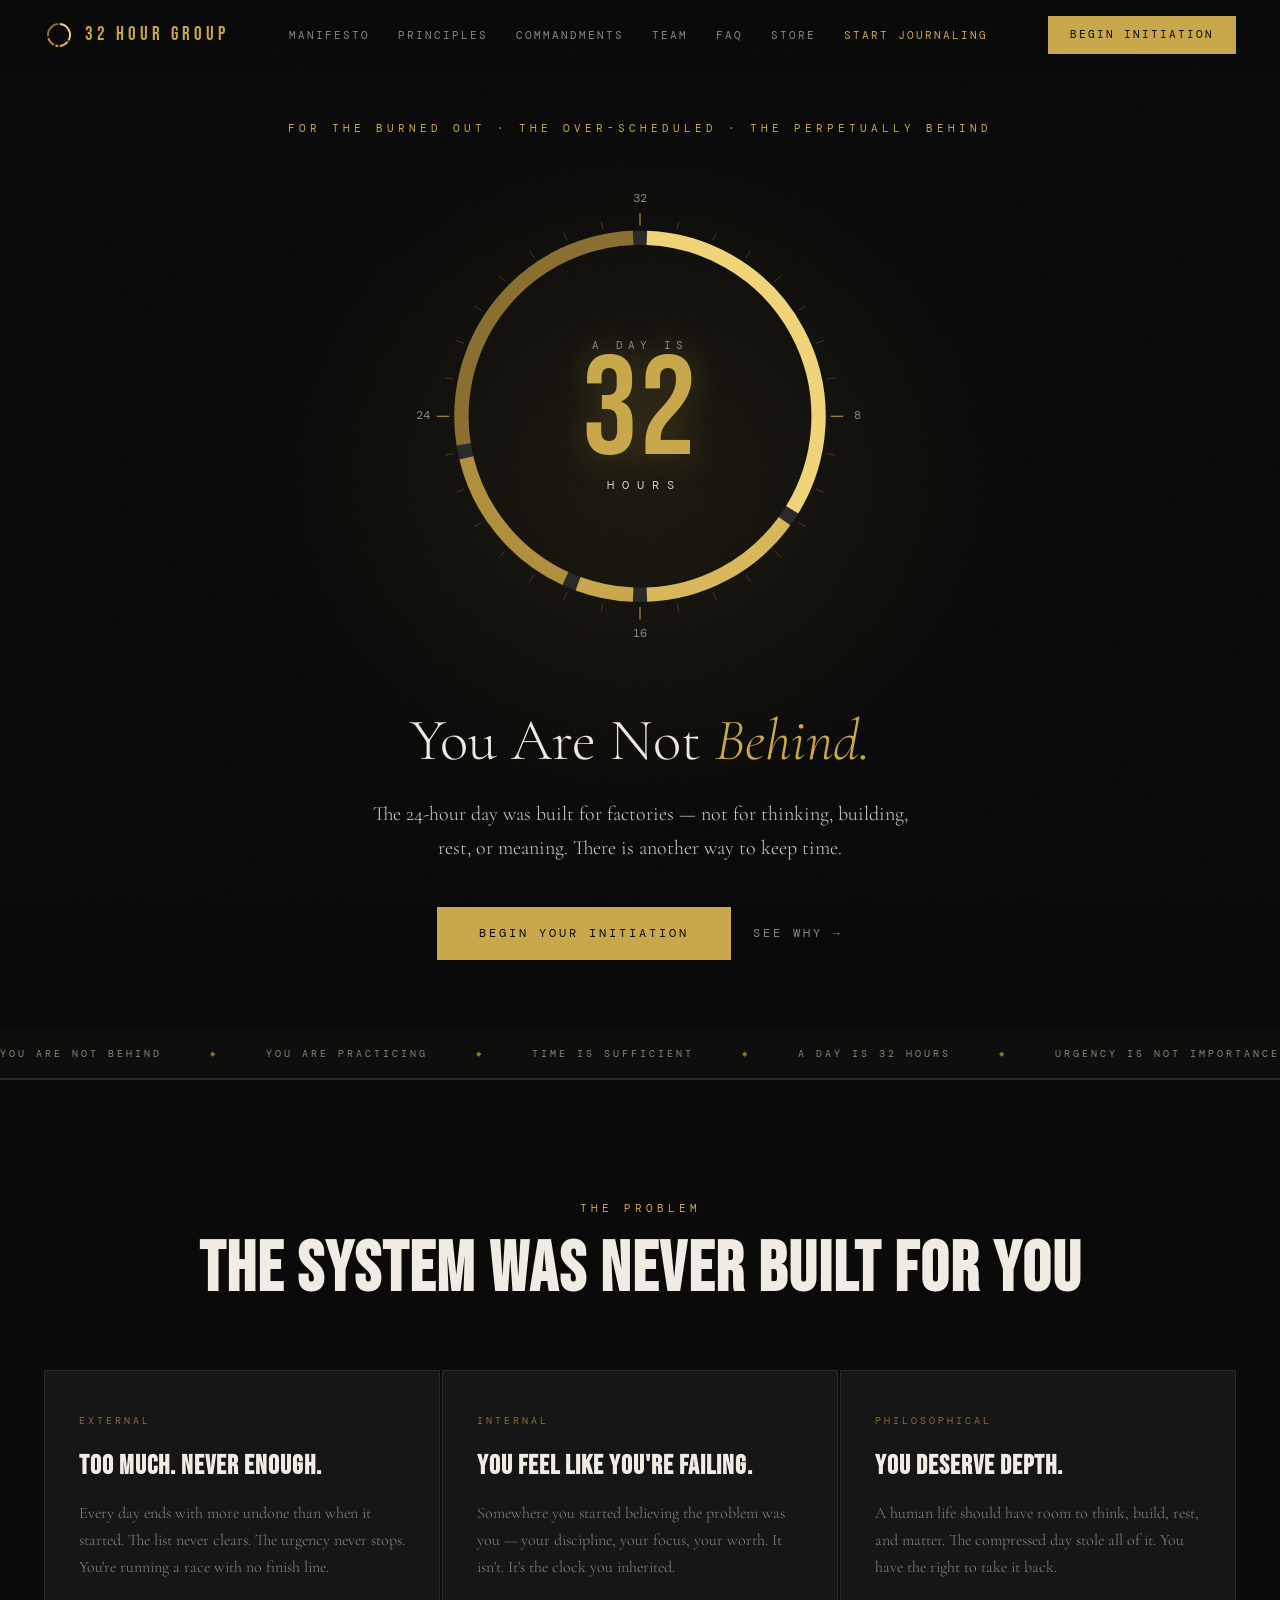
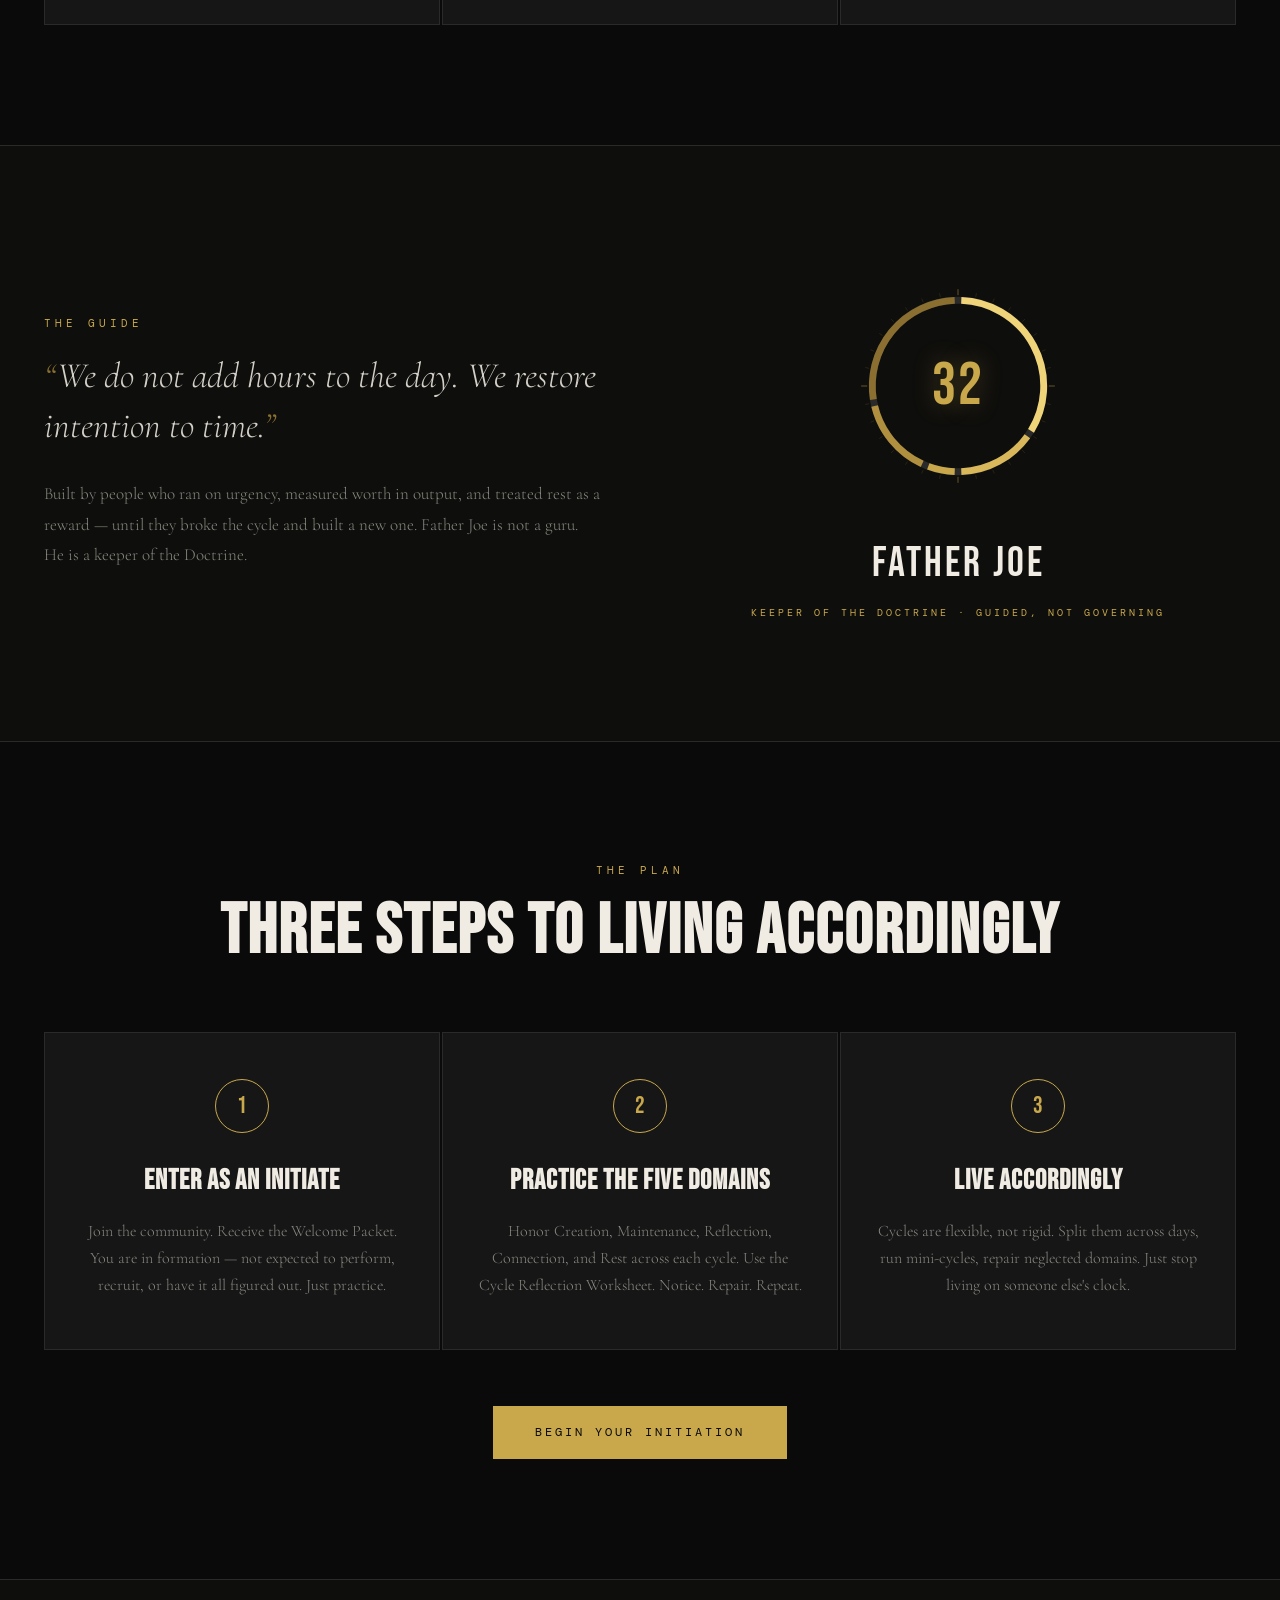
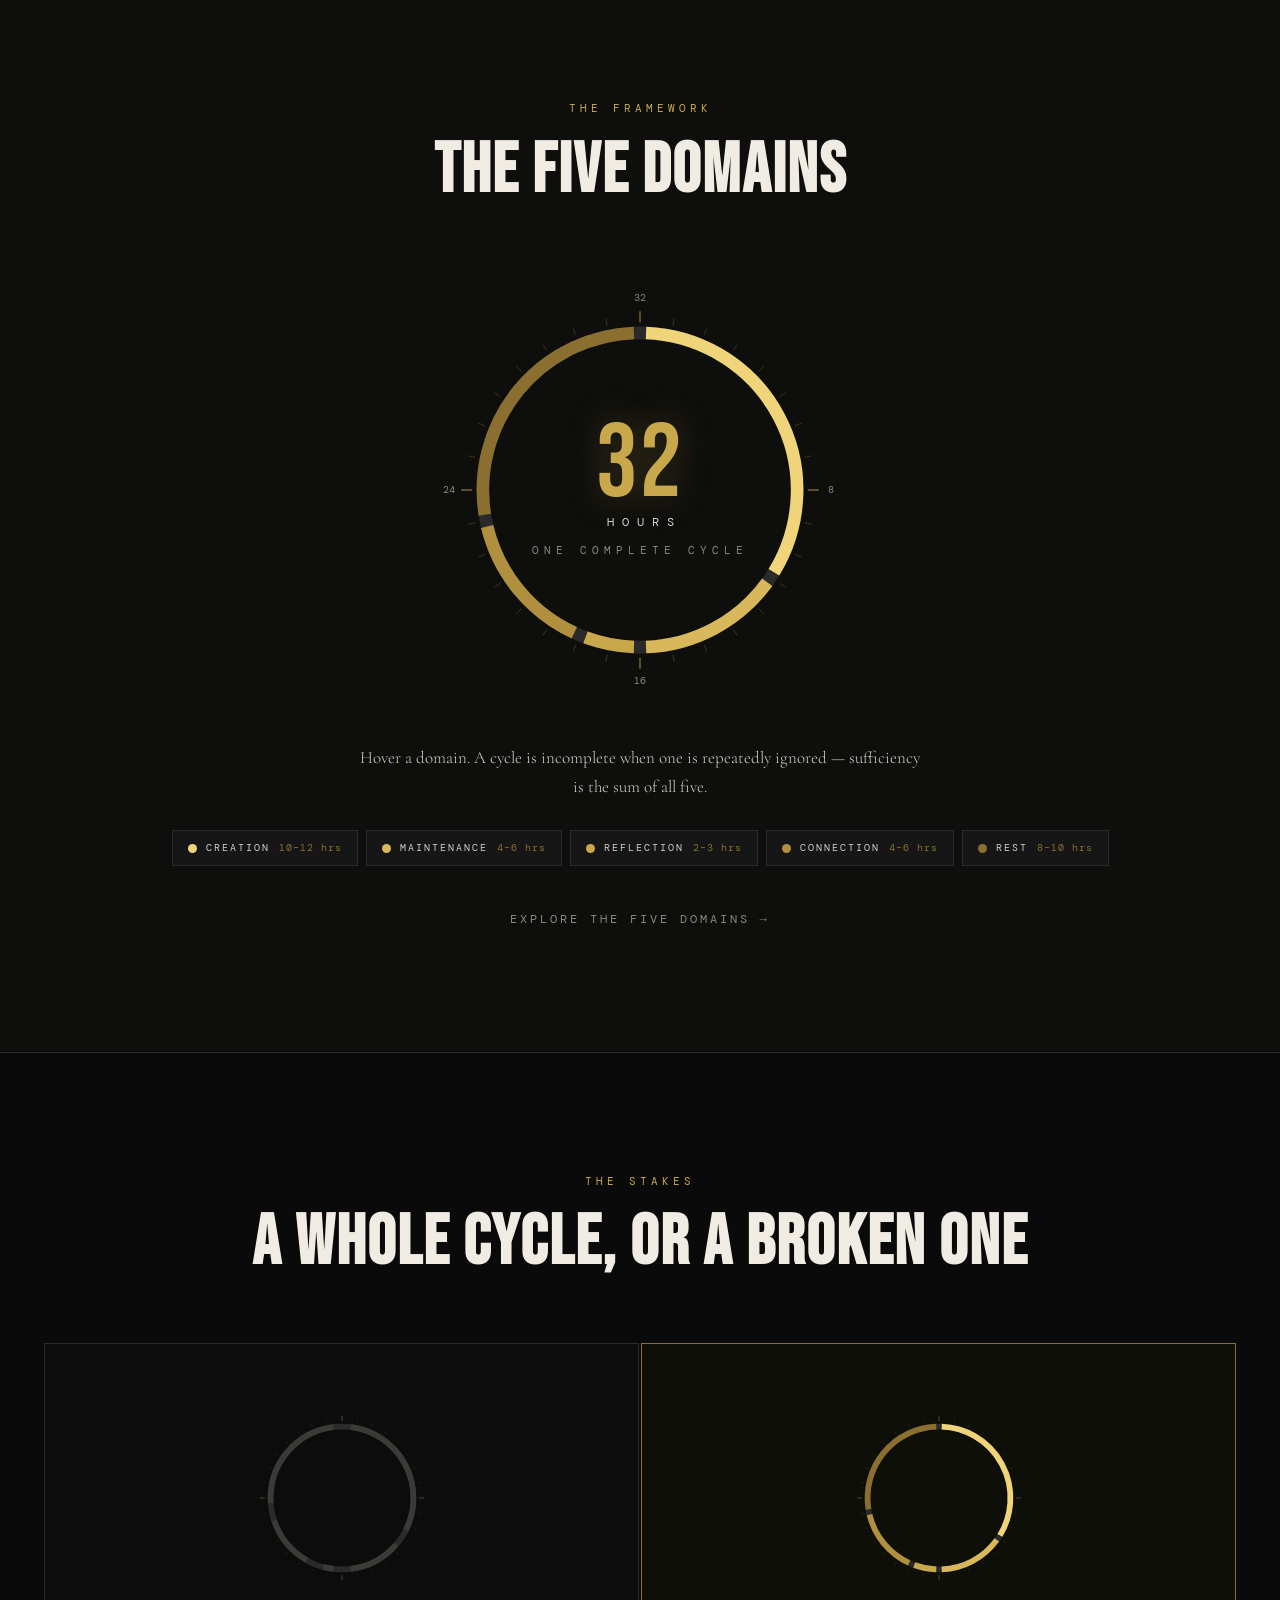
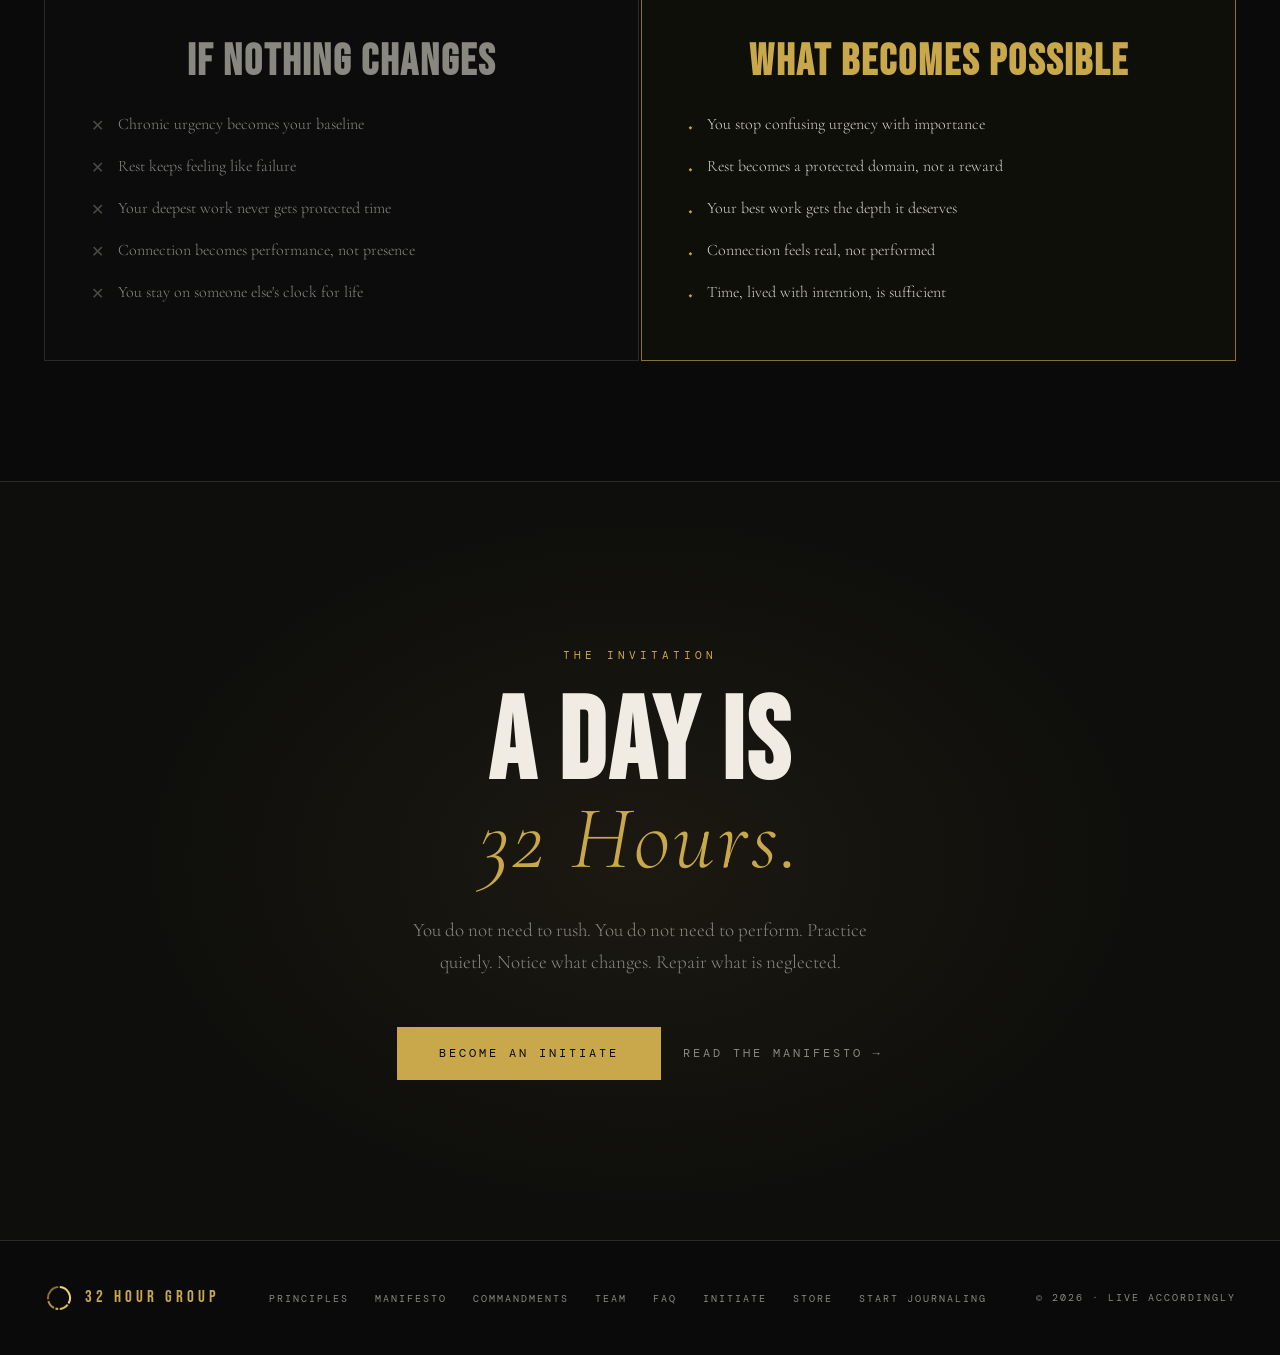
<file: index.html>
<!DOCTYPE html>
<html lang="en">
<head>
<meta charset="UTF-8">
<meta name="viewport" content="width=device-width, initial-scale=1.0">
<title>32 Hour Group — You Are Not Behind</title>
<meta name="description" content="The 24-hour day was built for factories — not for your flourishing. The 32 Hour Group is a cycle-based framework for escaping burnout and reclaiming depth, rest, and intention. Free to join.">
<meta name="robots" content="index, follow">
<link rel="canonical" href="https://32hourgroup.com/">
<meta name="theme-color" content="#0a0a0a">
<meta name="author" content="32 Hour Group">
<meta property="og:type" content="website">
<meta property="og:site_name" content="32 Hour Group">
<meta property="og:title" content="32 Hour Group — You Are Not Behind">
<meta property="og:description" content="The 24-hour day was built for factories — not for your flourishing. The 32 Hour Group is a cycle-based framework for escaping burnout and reclaiming depth, rest, and intention. Free to join.">
<meta property="og:url" content="https://32hourgroup.com/">
<meta property="og:image" content="https://32hourgroup.com/assets/images/og-dial.png">
<meta property="og:image:width" content="1200">
<meta property="og:image:height" content="630">
<meta property="og:image:alt" content="32 Hour Group — A Day Is 32 Hours">
<meta name="twitter:card" content="summary_large_image">
<meta name="twitter:title" content="32 Hour Group — You Are Not Behind">
<meta name="twitter:description" content="The 24-hour day was built for factories — not for your flourishing. The 32 Hour Group is a cycle-based framework for escaping burnout and reclaiming depth, rest, and intention. Free to join.">
<meta name="twitter:image" content="https://32hourgroup.com/assets/images/og-dial.png">
<link rel="icon" href="/favicon.ico" sizes="any">
<link rel="icon" type="image/png" sizes="32x32" href="/assets/images/favicon-32.png">
<link rel="icon" type="image/png" sizes="16x16" href="/assets/images/favicon-16.png">
<link rel="apple-touch-icon" sizes="180x180" href="/assets/images/apple-touch-icon.png">
<link rel="preconnect" href="https://fonts.googleapis.com">
<link rel="preconnect" href="https://fonts.gstatic.com" crossorigin>
<link href="https://fonts.googleapis.com/css2?family=Cormorant+Garamond:ital,wght@0,300;0,400;0,600;1,300;1,400&family=Bebas+Neue&family=DM+Mono:wght@300;400&display=swap" rel="stylesheet">
<link rel="stylesheet" href="style.css">
<script src="app.js" defer></script>
<script type="application/ld+json">[{"@context": "https://schema.org", "@type": "Organization", "name": "32 Hour Group", "url": "https://32hourgroup.com/", "logo": "https://32hourgroup.com/assets/images/logo.png", "description": "A cycle-based burnout recovery framework and community built on the Doctrine that a fully lived day requires 32 hours of intentional living.", "slogan": "A day is 32 hours. Live accordingly."}, {"@context": "https://schema.org", "@type": "WebSite", "name": "32 Hour Group", "url": "https://32hourgroup.com/"}]</script>
</head>
<body data-page="index">
<a href="#main" class="skip-link">Skip to content</a>
<nav id="nav-el">
  <a class="nav-logo" href="index.html" aria-label="32 Hour Group home"><svg class="navmark" viewBox="0 0 60 60" aria-hidden="true"></svg><span>32 HOUR GROUP</span></a>
  <ul class="nav-links"><li><a href="manifesto.html">Manifesto</a></li><li><a href="principles.html">Principles</a></li><li><a href="commandments.html">Commandments</a></li><li><a href="team.html">Team</a></li><li><a href="faq.html">FAQ</a></li><li><a href="store.html">Store</a></li><li><a class="nav-app" href="https://app.32hourgroup.com" target="_blank" rel="noopener">Start Journaling</a></li></ul>
  <a href="initiation.html" class="nav-cta">Begin Initiation</a>
  <button class="nav-burger" id="hamburger" aria-label="Open menu" aria-expanded="false" aria-controls="mobileMenu"><span></span><span></span><span></span></button>
</nav>
<div id="mobileMenu" class="mobile-menu" role="dialog" aria-modal="true" aria-label="Site navigation" aria-hidden="true">
  <button class="mobile-close" id="mobileClose" aria-label="Close menu">CLOSE ✕</button>
  <ul class="mobile-links"><li><a href="manifesto.html">Manifesto</a></li><li><a href="principles.html">Principles</a></li><li><a href="commandments.html">Commandments</a></li><li><a href="team.html">Team</a></li><li><a href="faq.html">FAQ</a></li><li><a href="store.html">Store</a></li><li><a class="app" href="https://app.32hourgroup.com" target="_blank" rel="noopener">Start Journaling</a></li></ul>
  <a href="initiation.html" class="mobile-cta">Begin Initiation</a>
</div>

<section class="hero">
  <div class="hero-glow"></div>
  <div class="eyebrow" style="margin-bottom:24px">For the burned out · the over-scheduled · the perpetually behind</div>
  <div class="hero-dial">
    <svg viewBox="0 0 560 560" style="width:100%;height:100%;overflow:visible"><g id="heroG"></g></svg>
    <div class="dc"><div class="dc-kick">A Day Is</div><div class="dc-num" id="heroNum">0</div><div class="dc-unit">Hours</div></div>
  </div>
  <h2 class="hero-line">You Are Not <em>Behind.</em></h2>
  <p class="hero-sub">The 24-hour day was built for factories — not for thinking, building, rest, or meaning. There is another way to keep time.</p>
  <div class="btn-row" style="margin-top:42px"><a href="initiation.html" class="btn btn-primary">Begin Your Initiation</a><a href="#problem" class="btn btn-ghost">See Why</a></div>
</section>
<div class="doctrine-strip"><div class="strip-track"><div class="strip-item">You Are Not Behind</div><div class="strip-item">You Are Practicing</div><div class="strip-item">Time Is Sufficient</div><div class="strip-item">A Day Is 32 Hours</div><div class="strip-item">Urgency Is Not Importance</div><div class="strip-item">Restore Depth</div><div class="strip-item">Live With Intention</div><div class="strip-item">You Are Not Behind</div><div class="strip-item">You Are Practicing</div><div class="strip-item">Time Is Sufficient</div><div class="strip-item">A Day Is 32 Hours</div><div class="strip-item">Urgency Is Not Importance</div><div class="strip-item">Restore Depth</div><div class="strip-item">Live With Intention</div></div></div>
<section class="sec" id="problem">
  <div class="sec-inner">
    <div class="sec-head"><span class="eyebrow reveal">The Problem</span><h2 class="sec-title reveal reveal-delay-1">The System Was Never Built For You</h2></div>
    <div class="cards3">
      <div class="pcard reveal"><div class="t">External</div><h3>Too Much. Never Enough.</h3><p>Every day ends with more undone than when it started. The list never clears. The urgency never stops. You're running a race with no finish line.</p></div>
      <div class="pcard reveal reveal-delay-1"><div class="t">Internal</div><h3>You Feel Like You're Failing.</h3><p>Somewhere you started believing the problem was you — your discipline, your focus, your worth. It isn't. It's the clock you inherited.</p></div>
      <div class="pcard reveal reveal-delay-2"><div class="t">Philosophical</div><h3>You Deserve Depth.</h3><p>A human life should have room to think, build, rest, and matter. The compressed day stole all of it. You have the right to take it back.</p></div>
    </div>
  </div>
</section>
<section class="sec alt" id="guide">
  <div class="sec-inner">
    <div class="guide-grid">
      <div class="reveal">
        <span class="eyebrow" style="display:block;margin-bottom:18px">The Guide</span>
        <p class="guide-quote">We do not add hours to the day. We restore intention to time.</p>
        <p style="font-size:17px;font-weight:300;line-height:1.8;color:var(--grey);margin-top:28px">Built by people who ran on urgency, measured worth in output, and treated rest as a reward — until they broke the cycle and built a new one. Father Joe is not a guru. He is a keeper of the Doctrine.</p>
      </div>
      <div class="reveal reveal-delay-1">
        <div class="coin"><svg viewBox="0 0 560 560" style="width:100%;height:100%;overflow:visible"><g id="coinG"></g></svg><div class="ct">32</div></div>
        <div class="guide-name">Father Joe</div>
        <div class="guide-role">Keeper of the Doctrine · Guided, not governing</div>
      </div>
    </div>
  </div>
</section>
<section class="sec" id="plan">
  <div class="sec-inner">
    <div class="sec-head"><span class="eyebrow reveal">The Plan</span><h2 class="sec-title reveal reveal-delay-1">Three Steps to Living Accordingly</h2></div>
    <div class="steps">
      <div class="step reveal"><div class="num">1</div><h3>Enter as an Initiate</h3><p>Join the community. Receive the Welcome Packet. You are in formation — not expected to perform, recruit, or have it all figured out. Just practice.</p></div>
      <div class="step reveal reveal-delay-1"><div class="num">2</div><h3>Practice the Five Domains</h3><p>Honor Creation, Maintenance, Reflection, Connection, and Rest across each cycle. Use the Cycle Reflection Worksheet. Notice. Repair. Repeat.</p></div>
      <div class="step reveal reveal-delay-2"><div class="num">3</div><h3>Live Accordingly</h3><p>Cycles are flexible, not rigid. Split them across days, run mini-cycles, repair neglected domains. Just stop living on someone else's clock.</p></div>
    </div>
    <div style="text-align:center;margin-top:56px" class="reveal"><a href="initiation.html" class="btn btn-primary">Begin Your Initiation</a></div>
  </div>
</section>
<section class="sec alt" id="domains">
  <div class="sec-inner" style="text-align:center">
    <div class="sec-head"><span class="eyebrow reveal">The Framework</span><h2 class="sec-title reveal reveal-delay-1">The Five Domains</h2></div>
    <div class="reveal reveal-delay-1" style="max-width:440px;margin:0 auto"><div class="dial-wrap">
      <svg viewBox="0 0 560 560"><g id="domHomeG"></g></svg>
      <div class="dc"><div class="dc-num" id="domHomeNum" style="font-size:clamp(60px,10vw,104px)">32</div><div class="dc-unit">Hours</div><div class="dc-kick" id="domHomeSub" style="margin-top:10px;color:var(--grey)">One Complete Cycle</div></div>
    </div></div>
    <p class="reveal reveal-delay-2" style="font-size:17px;font-weight:300;color:var(--light);max-width:560px;margin:34px auto 0;line-height:1.7">Hover a domain. A cycle is incomplete when one is repeatedly ignored — sufficiency is the sum of all five.</p>
    <div id="domHomeLegend" class="dial-legend reveal reveal-delay-2"></div>
    <div style="margin-top:40px" class="reveal reveal-delay-2"><a href="principles.html" class="btn btn-ghost">Explore the Five Domains</a></div>
  </div>
</section>
<section class="sec" id="stakes">
  <div class="sec-inner">
    <div class="sec-head"><span class="eyebrow reveal">The Stakes</span><h2 class="sec-title reveal reveal-delay-1">A Whole Cycle, or a Broken One</h2></div>
    <div class="stakes-grid">
      <div class="stk broken reveal">
        <div class="stk-dialwrap"><svg viewBox="0 0 560 560" style="width:100%;height:100%;overflow:visible"><g id="brokenG"></g></svg></div>
        <h3>If Nothing Changes</h3>
        <ul>
          <li><span class="ic">✕</span><span>Chronic urgency becomes your baseline</span></li>
          <li><span class="ic">✕</span><span>Rest keeps feeling like failure</span></li>
          <li><span class="ic">✕</span><span>Your deepest work never gets protected time</span></li>
          <li><span class="ic">✕</span><span>Connection becomes performance, not presence</span></li>
          <li><span class="ic">✕</span><span>You stay on someone else's clock for life</span></li>
        </ul>
      </div>
      <div class="stk whole reveal reveal-delay-1">
        <div class="stk-dialwrap"><svg viewBox="0 0 560 560" style="width:100%;height:100%;overflow:visible"><g id="wholeG"></g></svg></div>
        <h3>What Becomes Possible</h3>
        <ul>
          <li><span class="ic">◆</span><span>You stop confusing urgency with importance</span></li>
          <li><span class="ic">◆</span><span>Rest becomes a protected domain, not a reward</span></li>
          <li><span class="ic">◆</span><span>Your best work gets the depth it deserves</span></li>
          <li><span class="ic">◆</span><span>Connection feels real, not performed</span></li>
          <li><span class="ic">◆</span><span>Time, lived with intention, is sufficient</span></li>
        </ul>
      </div>
    </div>
  </div>
</section>
<section class="final">
  <div class="final-glow"></div>
  <span class="eyebrow reveal" style="position:relative">The Invitation</span>
  <h2 class="reveal reveal-delay-1" style="margin-top:24px">A Day Is<em>32 Hours.</em></h2>
  <p class="reveal reveal-delay-2">You do not need to rush. You do not need to perform. Practice quietly. Notice what changes. Repair what is neglected.</p>
  <div class="btn-row reveal reveal-delay-2" style="position:relative"><a href="initiation.html" class="btn btn-primary">Become an Initiate</a><a href="manifesto.html" class="btn btn-ghost">Read the Manifesto</a></div>
</section>

<footer>
  <a class="footer-logo" href="index.html" aria-label="32 Hour Group home"><svg class="navmark" viewBox="0 0 60 60" aria-hidden="true"></svg><span>32 HOUR GROUP</span></a>
  <ul class="footer-links"><li><a href="principles.html">Principles</a></li><li><a href="manifesto.html">Manifesto</a></li><li><a href="commandments.html">Commandments</a></li><li><a href="team.html">Team</a></li><li><a href="faq.html">FAQ</a></li><li><a href="initiation.html">Initiate</a></li><li><a href="store.html">Store</a></li><li><a href="https://app.32hourgroup.com" target="_blank" rel="noopener">Start Journaling</a></li></ul>
  <div class="footer-copy">© 2026 · Live Accordingly</div>
</footer>
</body>
</html>
</file>
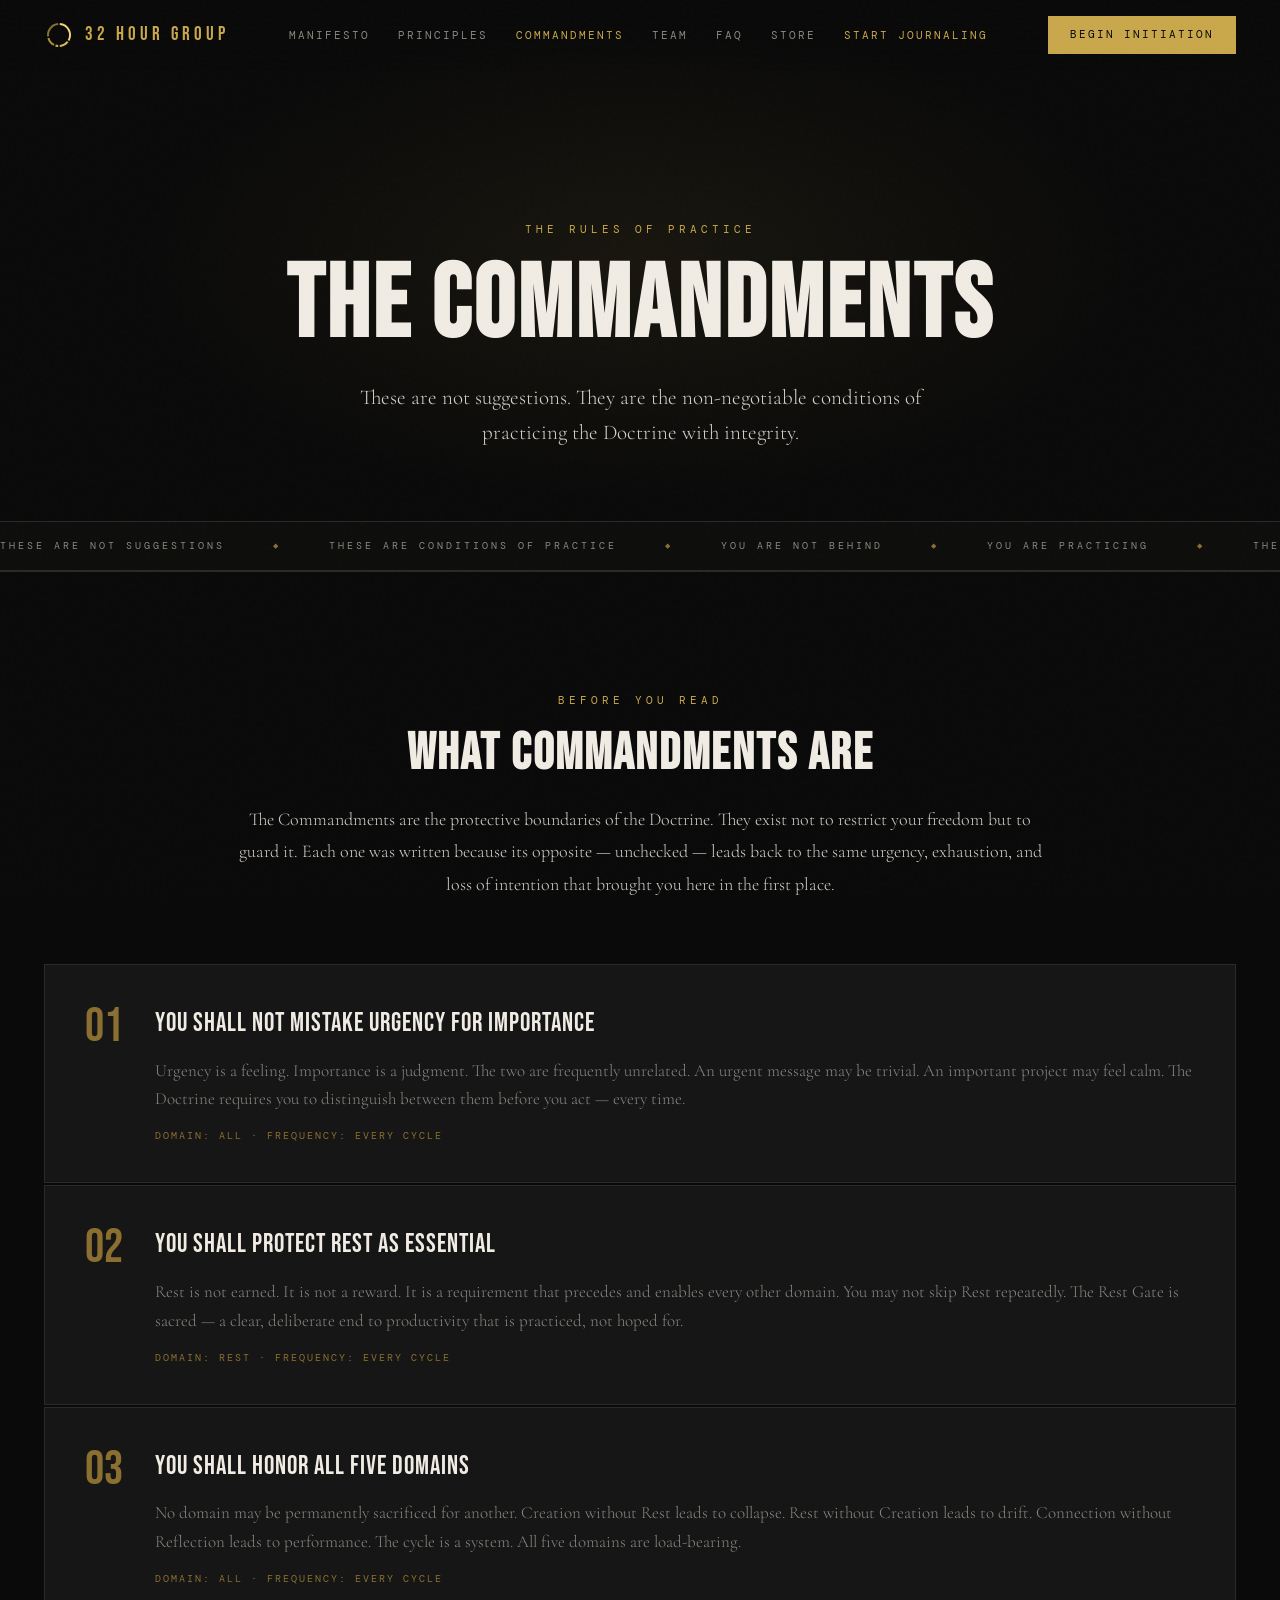
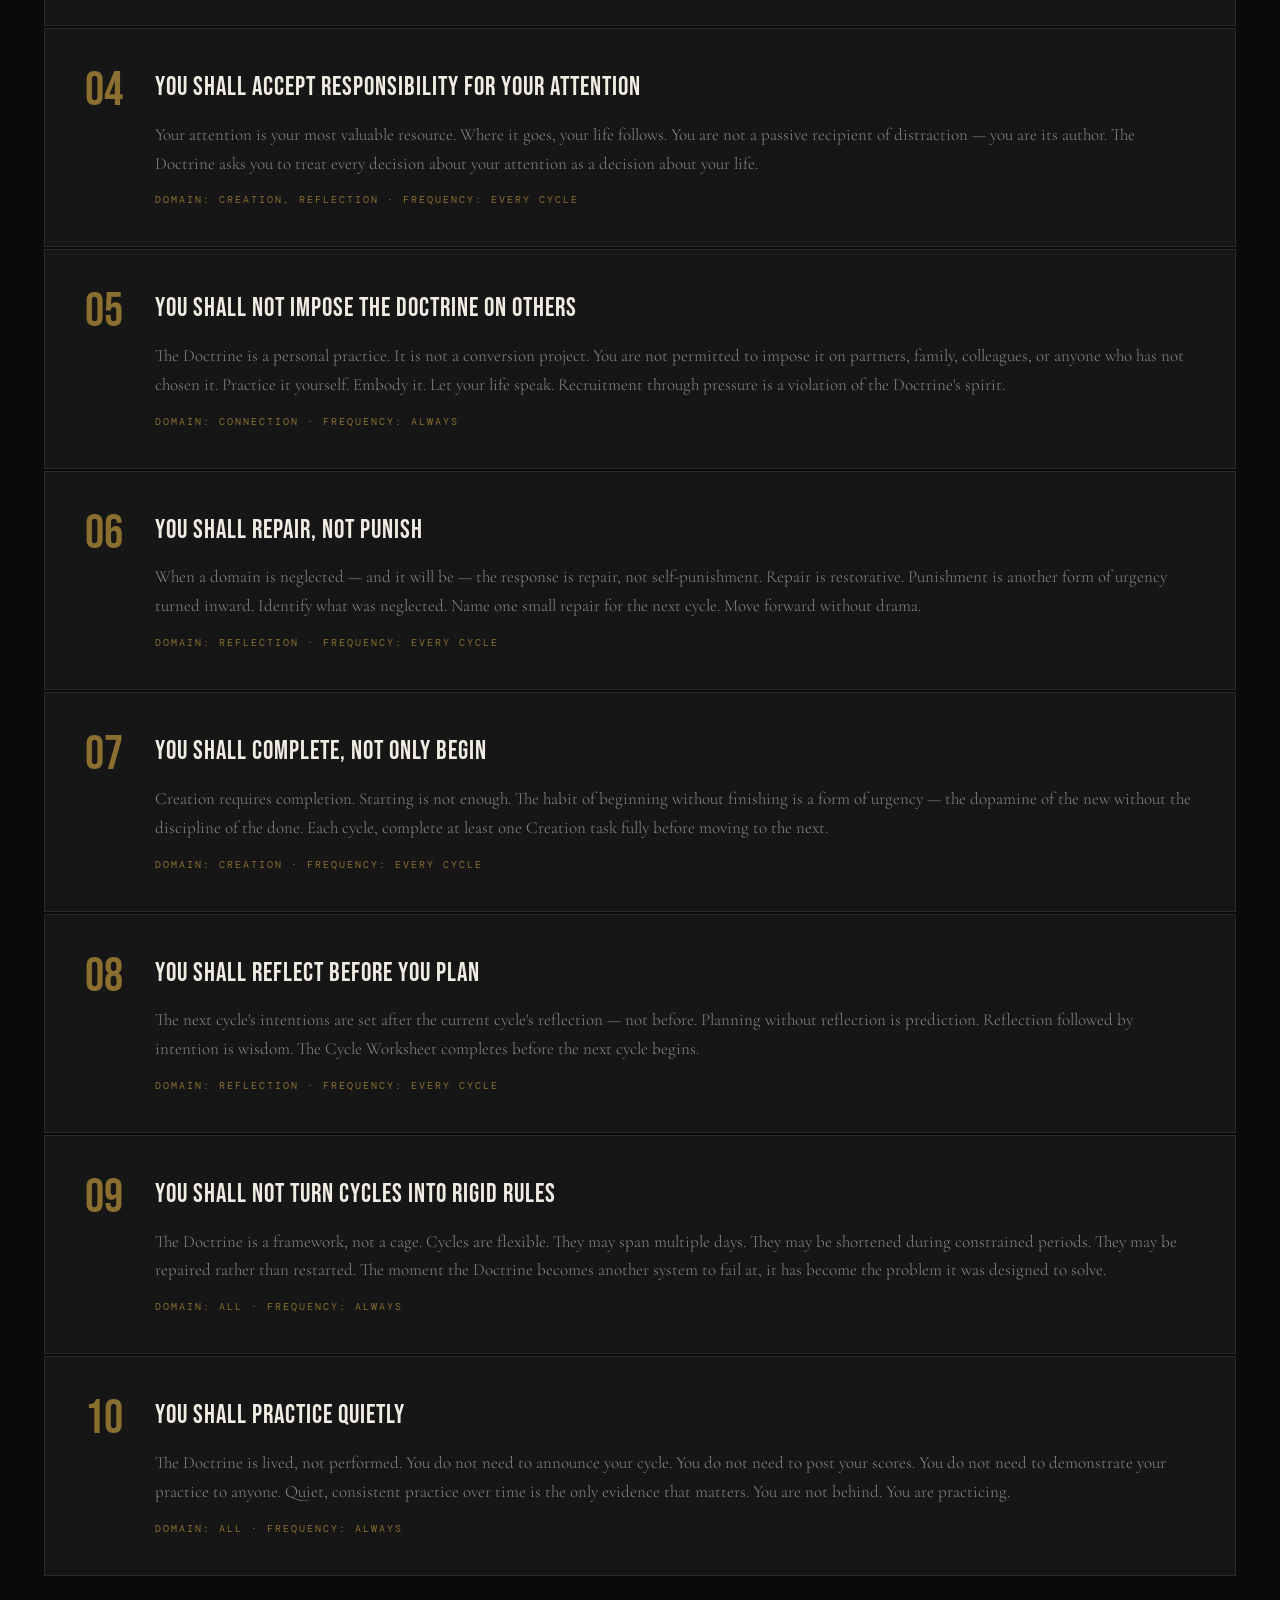
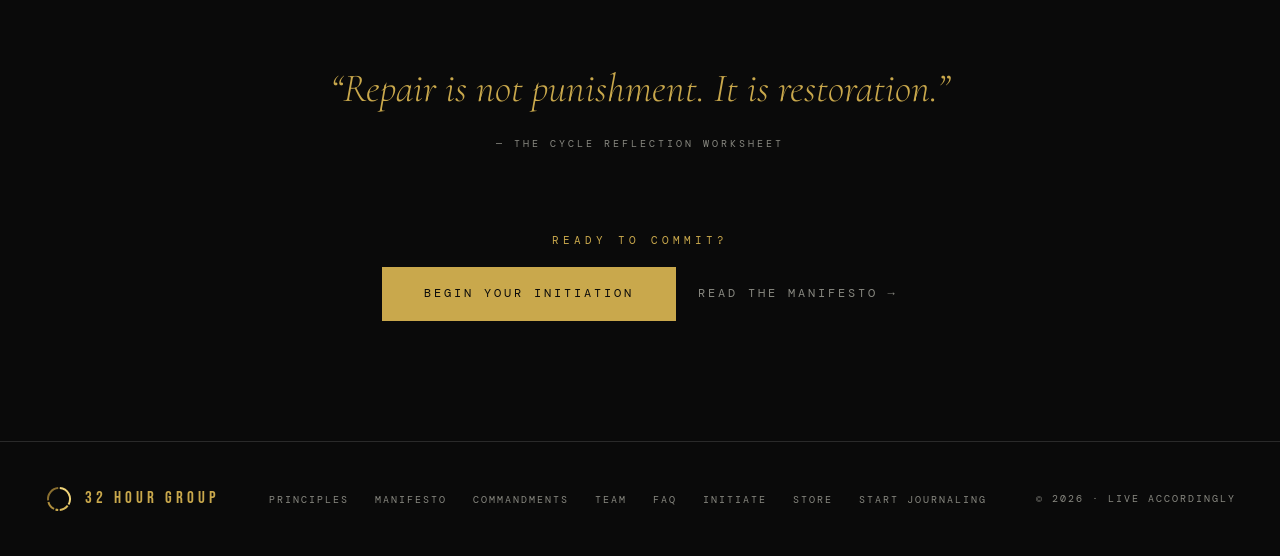
<file: commandments.html>
<!DOCTYPE html>
<html lang="en">
<head>
<meta charset="UTF-8">
<meta name="viewport" content="width=device-width, initial-scale=1.0">
<title>The Commandments — 32 Hour Group</title>
<meta name="description" content="The Ten Commandments of the 32 Hour Group — the core tenets that guide how Initiates practice the Doctrine daily.">
<meta name="robots" content="index, follow">
<link rel="canonical" href="https://32hourgroup.com/commandments.html">
<meta name="theme-color" content="#0a0a0a">
<meta name="author" content="32 Hour Group">
<meta property="og:type" content="website">
<meta property="og:site_name" content="32 Hour Group">
<meta property="og:title" content="The Commandments — 32 Hour Group">
<meta property="og:description" content="The Ten Commandments of the 32 Hour Group — the core tenets that guide how Initiates practice the Doctrine daily.">
<meta property="og:url" content="https://32hourgroup.com/commandments.html">
<meta property="og:image" content="https://32hourgroup.com/assets/images/og-dial.png">
<meta property="og:image:width" content="1200">
<meta property="og:image:height" content="630">
<meta property="og:image:alt" content="32 Hour Group — A Day Is 32 Hours">
<meta name="twitter:card" content="summary_large_image">
<meta name="twitter:title" content="The Commandments — 32 Hour Group">
<meta name="twitter:description" content="The Ten Commandments of the 32 Hour Group — the core tenets that guide how Initiates practice the Doctrine daily.">
<meta name="twitter:image" content="https://32hourgroup.com/assets/images/og-dial.png">
<link rel="icon" href="/favicon.ico" sizes="any">
<link rel="icon" type="image/png" sizes="32x32" href="/assets/images/favicon-32.png">
<link rel="icon" type="image/png" sizes="16x16" href="/assets/images/favicon-16.png">
<link rel="apple-touch-icon" sizes="180x180" href="/assets/images/apple-touch-icon.png">
<link rel="preconnect" href="https://fonts.googleapis.com">
<link rel="preconnect" href="https://fonts.gstatic.com" crossorigin>
<link href="https://fonts.googleapis.com/css2?family=Cormorant+Garamond:ital,wght@0,300;0,400;0,600;1,300;1,400&family=Bebas+Neue&family=DM+Mono:wght@300;400&display=swap" rel="stylesheet">
<link rel="stylesheet" href="style.css">
<script src="app.js" defer></script>
</head>
<body data-page="commandments">
<a href="#main" class="skip-link">Skip to content</a>
<nav id="nav-el">
  <a class="nav-logo" href="index.html" aria-label="32 Hour Group home"><svg class="navmark" viewBox="0 0 60 60" aria-hidden="true"></svg><span>32 HOUR GROUP</span></a>
  <ul class="nav-links"><li><a href="manifesto.html">Manifesto</a></li><li><a href="principles.html">Principles</a></li><li><a href="commandments.html">Commandments</a></li><li><a href="team.html">Team</a></li><li><a href="faq.html">FAQ</a></li><li><a href="store.html">Store</a></li><li><a class="nav-app" href="https://app.32hourgroup.com" target="_blank" rel="noopener">Start Journaling</a></li></ul>
  <a href="initiation.html" class="nav-cta">Begin Initiation</a>
  <button class="nav-burger" id="hamburger" aria-label="Open menu" aria-expanded="false" aria-controls="mobileMenu"><span></span><span></span><span></span></button>
</nav>
<div id="mobileMenu" class="mobile-menu" role="dialog" aria-modal="true" aria-label="Site navigation" aria-hidden="true">
  <button class="mobile-close" id="mobileClose" aria-label="Close menu">CLOSE ✕</button>
  <ul class="mobile-links"><li><a href="manifesto.html">Manifesto</a></li><li><a href="principles.html">Principles</a></li><li><a href="commandments.html">Commandments</a></li><li><a href="team.html">Team</a></li><li><a href="faq.html">FAQ</a></li><li><a href="store.html">Store</a></li><li><a class="app" href="https://app.32hourgroup.com" target="_blank" rel="noopener">Start Journaling</a></li></ul>
  <a href="initiation.html" class="mobile-cta">Begin Initiation</a>
</div>
<section id="main" tabindex="-1" class="page-hero">
  <div class="page-hero-bg"></div><div class="page-hero-dial"><svg viewBox="0 0 560 560"></svg></div>
  <div class="page-tag">The Rules of Practice</div>
  <h1 class="page-title">The Commandments</h1>
  <p class="page-subtitle">These are not suggestions. They are the non-negotiable conditions of practicing the Doctrine with integrity.</p>
</section><div class="doctrine-strip"><div class="strip-track"><div class="strip-item">These Are Not Suggestions</div><div class="strip-item">These Are Conditions of Practice</div><div class="strip-item">You Are Not Behind</div><div class="strip-item">You Are Practicing</div><div class="strip-item">These Are Not Suggestions</div><div class="strip-item">These Are Conditions of Practice</div><div class="strip-item">You Are Not Behind</div><div class="strip-item">You Are Practicing</div></div></div><section class="sec"><div class="sec-inner"><div class="sec-inner narrow reveal" style="text-align:center;margin-bottom:64px"><div class="section-label">Before You Read</div><h2 class="sec-title" style="font-size:clamp(32px,4vw,56px);margin-bottom:24px">What Commandments Are</h2><p style="font-size:18px;font-weight:300;line-height:1.8;color:var(--light)">The Commandments are the protective boundaries of the Doctrine. They exist not to restrict your freedom but to guard it. Each one was written because its opposite — unchecked — leads back to the same urgency, exhaustion, and loss of intention that brought you here in the first place.</p></div><div class="cmd-list"><div class="cmd reveal"><div class="cmd-n">01</div><div class="cmd-c"><div class="cmd-t">You Shall Not Mistake Urgency for Importance</div><p class="cmd-b">Urgency is a feeling. Importance is a judgment. The two are frequently unrelated. An urgent message may be trivial. An important project may feel calm. The Doctrine requires you to distinguish between them before you act — every time.</p><div class="cmd-meta">Domain: All · Frequency: Every cycle</div></div></div><div class="cmd reveal"><div class="cmd-n">02</div><div class="cmd-c"><div class="cmd-t">You Shall Protect Rest as Essential</div><p class="cmd-b">Rest is not earned. It is not a reward. It is a requirement that precedes and enables every other domain. You may not skip Rest repeatedly. The Rest Gate is sacred — a clear, deliberate end to productivity that is practiced, not hoped for.</p><div class="cmd-meta">Domain: Rest · Frequency: Every cycle</div></div></div><div class="cmd reveal"><div class="cmd-n">03</div><div class="cmd-c"><div class="cmd-t">You Shall Honor All Five Domains</div><p class="cmd-b">No domain may be permanently sacrificed for another. Creation without Rest leads to collapse. Rest without Creation leads to drift. Connection without Reflection leads to performance. The cycle is a system. All five domains are load-bearing.</p><div class="cmd-meta">Domain: All · Frequency: Every cycle</div></div></div><div class="cmd reveal"><div class="cmd-n">04</div><div class="cmd-c"><div class="cmd-t">You Shall Accept Responsibility for Your Attention</div><p class="cmd-b">Your attention is your most valuable resource. Where it goes, your life follows. You are not a passive recipient of distraction — you are its author. The Doctrine asks you to treat every decision about your attention as a decision about your life.</p><div class="cmd-meta">Domain: Creation, Reflection · Frequency: Every cycle</div></div></div><div class="cmd reveal"><div class="cmd-n">05</div><div class="cmd-c"><div class="cmd-t">You Shall Not Impose the Doctrine on Others</div><p class="cmd-b">The Doctrine is a personal practice. It is not a conversion project. You are not permitted to impose it on partners, family, colleagues, or anyone who has not chosen it. Practice it yourself. Embody it. Let your life speak. Recruitment through pressure is a violation of the Doctrine's spirit.</p><div class="cmd-meta">Domain: Connection · Frequency: Always</div></div></div><div class="cmd reveal"><div class="cmd-n">06</div><div class="cmd-c"><div class="cmd-t">You Shall Repair, Not Punish</div><p class="cmd-b">When a domain is neglected — and it will be — the response is repair, not self-punishment. Repair is restorative. Punishment is another form of urgency turned inward. Identify what was neglected. Name one small repair for the next cycle. Move forward without drama.</p><div class="cmd-meta">Domain: Reflection · Frequency: Every cycle</div></div></div><div class="cmd reveal"><div class="cmd-n">07</div><div class="cmd-c"><div class="cmd-t">You Shall Complete, Not Only Begin</div><p class="cmd-b">Creation requires completion. Starting is not enough. The habit of beginning without finishing is a form of urgency — the dopamine of the new without the discipline of the done. Each cycle, complete at least one Creation task fully before moving to the next.</p><div class="cmd-meta">Domain: Creation · Frequency: Every cycle</div></div></div><div class="cmd reveal"><div class="cmd-n">08</div><div class="cmd-c"><div class="cmd-t">You Shall Reflect Before You Plan</div><p class="cmd-b">The next cycle's intentions are set after the current cycle's reflection — not before. Planning without reflection is prediction. Reflection followed by intention is wisdom. The Cycle Worksheet completes before the next cycle begins.</p><div class="cmd-meta">Domain: Reflection · Frequency: Every cycle</div></div></div><div class="cmd reveal"><div class="cmd-n">09</div><div class="cmd-c"><div class="cmd-t">You Shall Not Turn Cycles into Rigid Rules</div><p class="cmd-b">The Doctrine is a framework, not a cage. Cycles are flexible. They may span multiple days. They may be shortened during constrained periods. They may be repaired rather than restarted. The moment the Doctrine becomes another system to fail at, it has become the problem it was designed to solve.</p><div class="cmd-meta">Domain: All · Frequency: Always</div></div></div><div class="cmd reveal"><div class="cmd-n">10</div><div class="cmd-c"><div class="cmd-t">You Shall Practice Quietly</div><p class="cmd-b">The Doctrine is lived, not performed. You do not need to announce your cycle. You do not need to post your scores. You do not need to demonstrate your practice to anyone. Quiet, consistent practice over time is the only evidence that matters. You are not behind. You are practicing.</p><div class="cmd-meta">Domain: All · Frequency: Always</div></div></div></div><div class="divider-q reveal"><div class="q">“Repair is not punishment. It is restoration.”</div><div class="a">— The Cycle Reflection Worksheet</div></div><div style="text-align:center" class="reveal"><div class="section-label" style="margin-bottom:18px">Ready to commit?</div><div class="btn-row"><a href="initiation.html" class="btn btn-primary">Begin Your Initiation</a><a href="manifesto.html" class="btn btn-ghost">Read the Manifesto</a></div></div></div></section>
<footer>
  <a class="footer-logo" href="index.html" aria-label="32 Hour Group home"><svg class="navmark" viewBox="0 0 60 60" aria-hidden="true"></svg><span>32 HOUR GROUP</span></a>
  <ul class="footer-links"><li><a href="principles.html">Principles</a></li><li><a href="manifesto.html">Manifesto</a></li><li><a href="commandments.html">Commandments</a></li><li><a href="team.html">Team</a></li><li><a href="faq.html">FAQ</a></li><li><a href="initiation.html">Initiate</a></li><li><a href="store.html">Store</a></li><li><a href="https://app.32hourgroup.com" target="_blank" rel="noopener">Start Journaling</a></li></ul>
  <div class="footer-copy">© 2026 · Live Accordingly</div>
</footer>
</body>
</html>
</file>
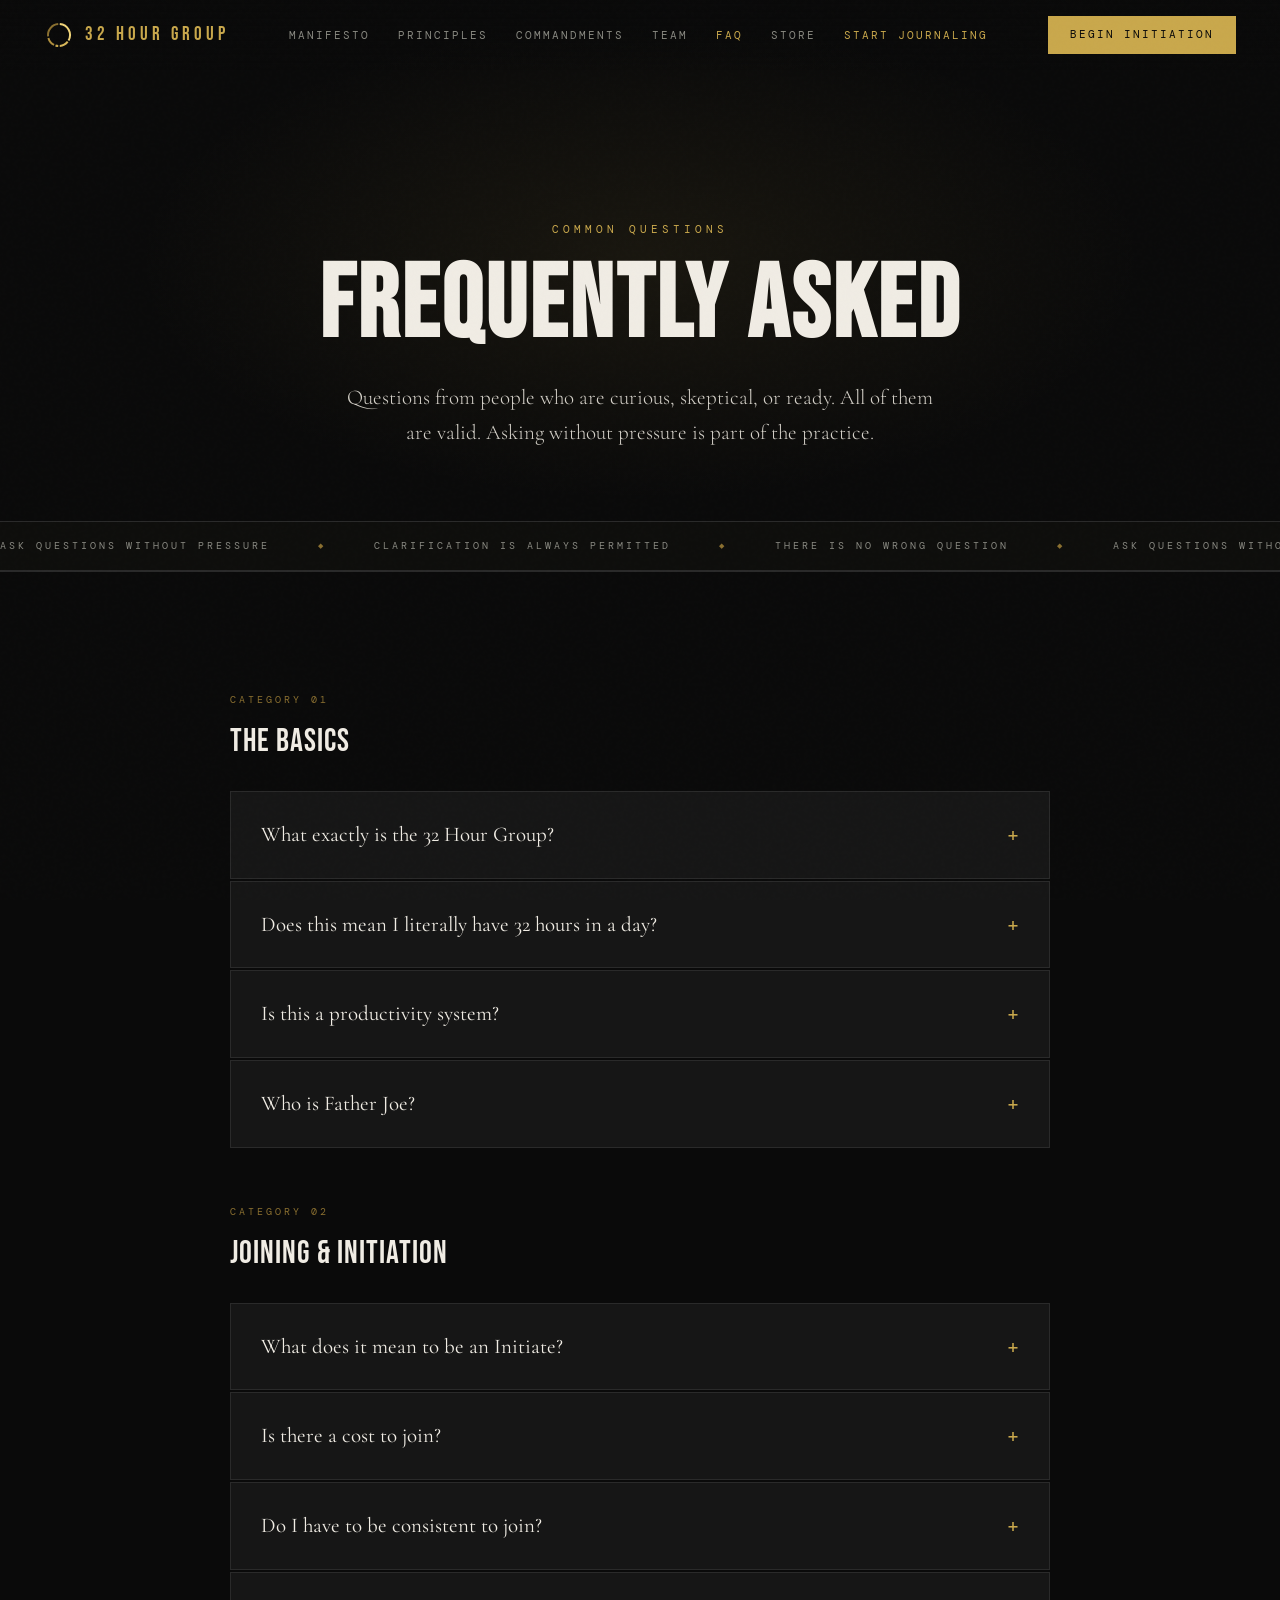
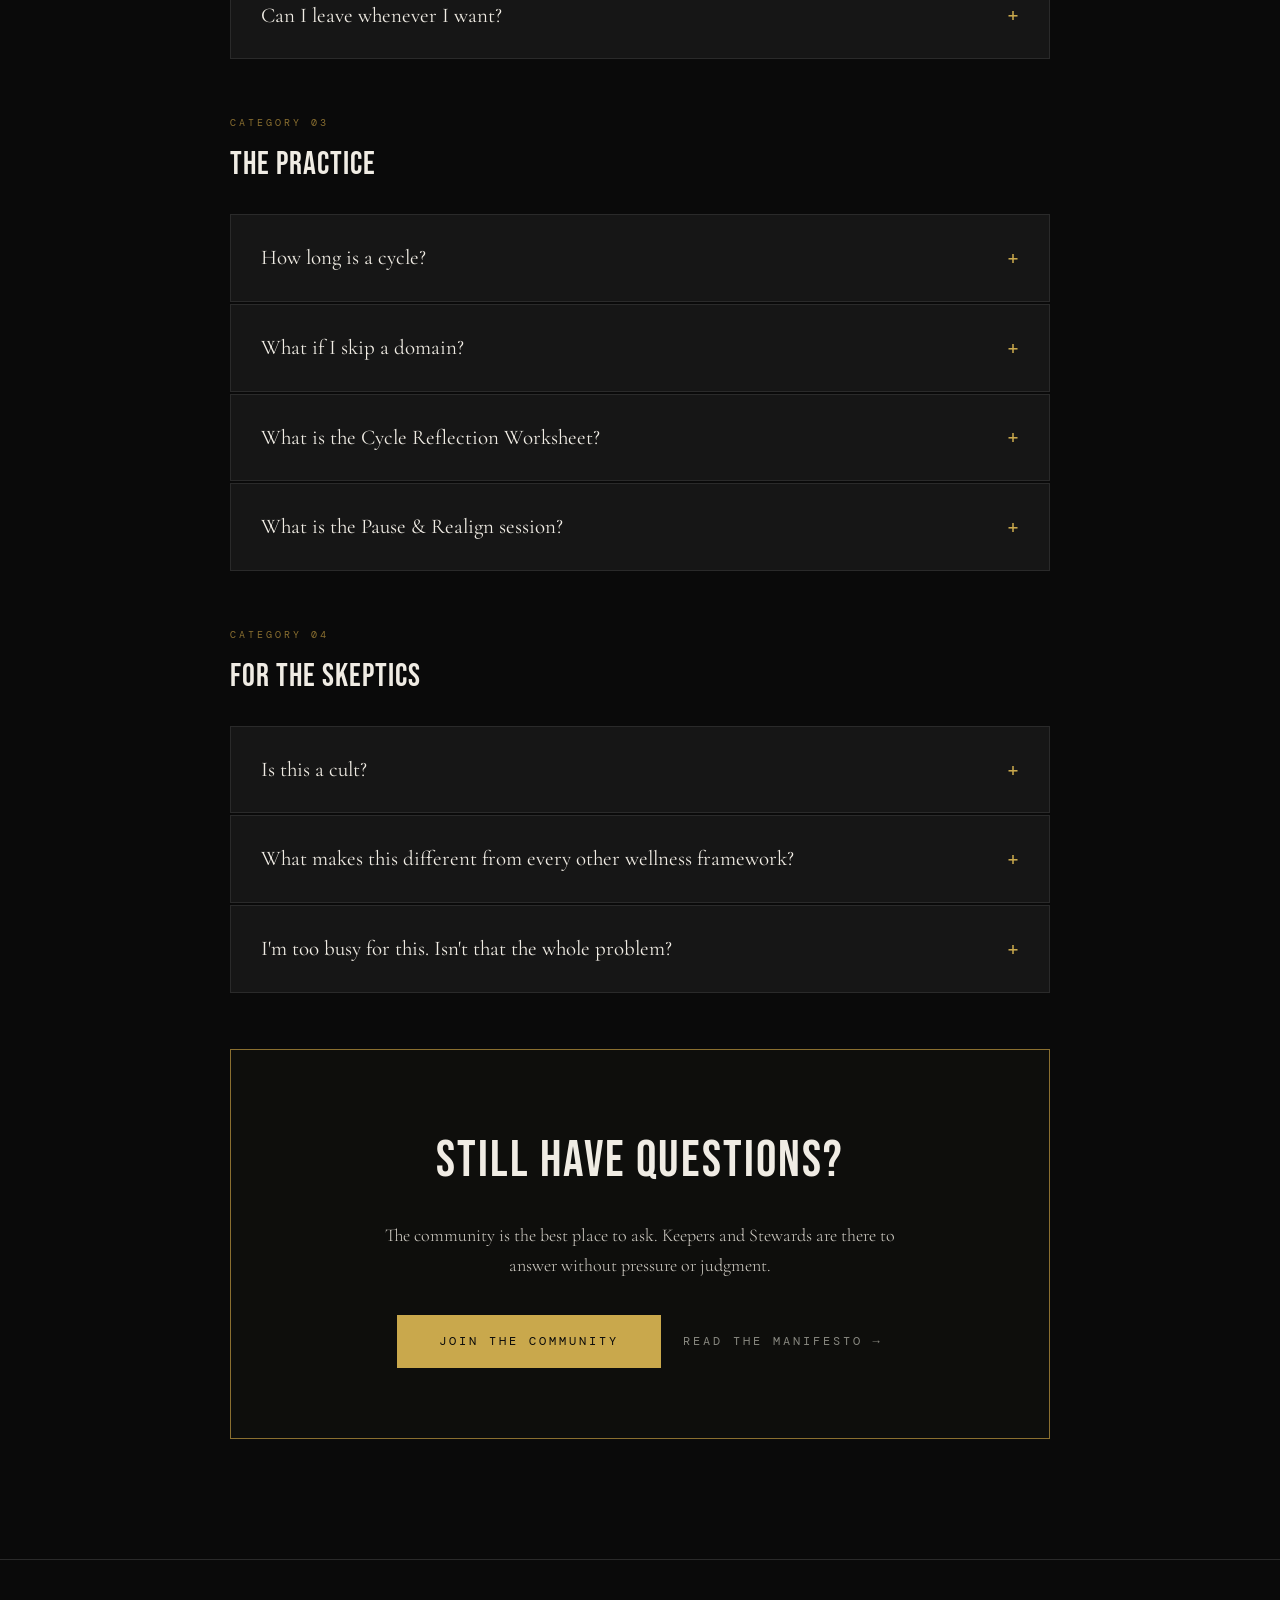
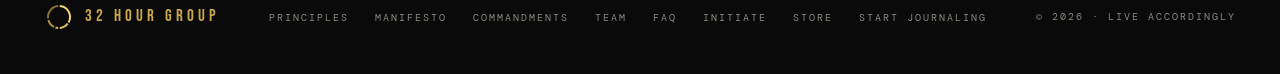
<file: faq.html>
<!DOCTYPE html>
<html lang="en">
<head>
<meta charset="UTF-8">
<meta name="viewport" content="width=device-width, initial-scale=1.0">
<title>FAQ — 32 Hour Group</title>
<meta name="description" content="Answers to common questions about the 32 Hour Group, the Doctrine, the Five Domains, and what it means to become an Initiate.">
<meta name="robots" content="index, follow">
<link rel="canonical" href="https://32hourgroup.com/faq.html">
<meta name="theme-color" content="#0a0a0a">
<meta name="author" content="32 Hour Group">
<meta property="og:type" content="website">
<meta property="og:site_name" content="32 Hour Group">
<meta property="og:title" content="FAQ — 32 Hour Group">
<meta property="og:description" content="Answers to common questions about the 32 Hour Group, the Doctrine, the Five Domains, and what it means to become an Initiate.">
<meta property="og:url" content="https://32hourgroup.com/faq.html">
<meta property="og:image" content="https://32hourgroup.com/assets/images/og-dial.png">
<meta property="og:image:width" content="1200">
<meta property="og:image:height" content="630">
<meta property="og:image:alt" content="32 Hour Group — A Day Is 32 Hours">
<meta name="twitter:card" content="summary_large_image">
<meta name="twitter:title" content="FAQ — 32 Hour Group">
<meta name="twitter:description" content="Answers to common questions about the 32 Hour Group, the Doctrine, the Five Domains, and what it means to become an Initiate.">
<meta name="twitter:image" content="https://32hourgroup.com/assets/images/og-dial.png">
<link rel="icon" href="/favicon.ico" sizes="any">
<link rel="icon" type="image/png" sizes="32x32" href="/assets/images/favicon-32.png">
<link rel="icon" type="image/png" sizes="16x16" href="/assets/images/favicon-16.png">
<link rel="apple-touch-icon" sizes="180x180" href="/assets/images/apple-touch-icon.png">
<link rel="preconnect" href="https://fonts.googleapis.com">
<link rel="preconnect" href="https://fonts.gstatic.com" crossorigin>
<link href="https://fonts.googleapis.com/css2?family=Cormorant+Garamond:ital,wght@0,300;0,400;0,600;1,300;1,400&family=Bebas+Neue&family=DM+Mono:wght@300;400&display=swap" rel="stylesheet">
<link rel="stylesheet" href="style.css">
<script src="app.js" defer></script>
<script type="application/ld+json">{"@context": "https://schema.org", "@type": "FAQPage", "mainEntity": [{"@type": "Question", "name": "What exactly is the 32 Hour Group?", "acceptedAnswer": {"@type": "Answer", "text": "The 32 Hour Group is a cycle-based burnout recovery framework and community. It is built around the idea that a complete human day — one that honors focused work, health, reflection, connection, and rest — requires 32 hours of intentional living. We don't add hours to the clock. We restore intention to the time you already have."}}, {"@type": "Question", "name": "Does this mean I literally have 32 hours in a day?", "acceptedAnswer": {"@type": "Answer", "text": "No. The 32-Hour Day is not a claim about the sun or the clock. It is a framework for living with sufficiency — the recognition that a fully lived cycle takes more intentional time than the compressed 24-hour industrial clock allows. Cycles in the Doctrine are flexible and may span multiple calendar days."}}, {"@type": "Question", "name": "Is this a productivity system?", "acceptedAnswer": {"@type": "Answer", "text": "No. This is an important distinction. Productivity systems optimize for output. The 32 Hour Group is a recovery framework — it restores the conditions for a life worth living. That includes rest, reflection, and connection, which no productivity system treats as primary. If you're looking for a way to do more, faster, this isn't it. If you're looking for a way to live with more depth and less urgency, you're in the right place."}}, {"@type": "Question", "name": "Who is Father Joe?", "acceptedAnswer": {"@type": "Answer", "text": "Father Joe is the founder and keeper of the Doctrine. He created the 32 Hour Group after experiencing firsthand what the urgency-driven system costs — not in productivity, but in depth, rest, and the sense that your time belongs to you. He does not present himself as a guru or someone who has transcended the problem. He is a practitioner, a keeper of the framework, and a guide — not an authority to defer to."}}, {"@type": "Question", "name": "What does it mean to be an Initiate?", "acceptedAnswer": {"@type": "Answer", "text": "As an Initiate, you are in formation. Your role is to practice the Doctrine internally, observe how cycles work in real life, ask questions without pressure to get it right, and accept gentle correction when distortion appears. You are not expected to teach the Doctrine, recruit others, defend it publicly, or change your job, relationships, or lifestyle. You are simply asked to practice quietly and notice what changes."}}, {"@type": "Question", "name": "Is there a cost to join?", "acceptedAnswer": {"@type": "Answer", "text": "Initiation into the community is free. The 32 Hour Group Discord community, the Cycle Reflection Worksheet, the Welcome Packet, and access to the Pause & Realign sessions are all available at no cost. The Store offers optional physical and digital resources for those who want to go deeper."}}, {"@type": "Question", "name": "Do I have to be consistent to join?", "acceptedAnswer": {"@type": "Answer", "text": "No. Consistency is the goal, not the prerequisite. The Doctrine is designed for people in real life — with constraints, disruptions, and cycles that don't go as planned. Repair is built into the framework. You are not expected to arrive already fixed. You are expected to arrive willing to practice."}}, {"@type": "Question", "name": "Can I leave whenever I want?", "acceptedAnswer": {"@type": "Answer", "text": "Yes, always. You retain the right to leave at any time, without explanation. You also retain the right to say no to questions or practices, rest without justification, ask for clarification, and raise concerns about authority. Retaliation or pressure is not permitted in this community, ever."}}, {"@type": "Question", "name": "How long is a cycle?", "acceptedAnswer": {"@type": "Answer", "text": "A standard cycle is 32 hours of intentional living, distributed across the Five Domains. Because the world runs on 24 hours, cycles are flexible — they may span multiple calendar days, be split across a busy week, or be compressed into a shorter mini-cycle during constrained periods. The key is that all five domains are honored across the cycle, not that the cycle fits neatly into a single day."}}, {"@type": "Question", "name": "What if I skip a domain?", "acceptedAnswer": {"@type": "Answer", "text": "You name it and repair it. A cycle is incomplete when a domain is repeatedly ignored — but one missed cycle is not a failure, it is information. The Cycle Reflection Worksheet asks you to identify the weakest domain and name one small repair for the next cycle. Repair is not punishment. It is restoration."}}, {"@type": "Question", "name": "What is the Cycle Reflection Worksheet?", "acceptedAnswer": {"@type": "Answer", "text": "The Cycle Reflection Worksheet is the primary practice tool of the Doctrine. At the end of each cycle, you rate each of the Five Domains honestly (0–5), identify what was neglected, name one small repair, complete the Sufficiency Statement, and set no more than three intentions for the next cycle. It is not an evaluation. It is an observation."}}, {"@type": "Question", "name": "What is the Pause & Realign session?", "acceptedAnswer": {"@type": "Answer", "text": "The Pause & Realign is a weekly 15-minute community session hosted by the High Stewardess. It is the heartbeat of the 32 Hour Group community — a brief, intentional pause where members stop, breathe, and realign with the Doctrine together. It is the most consistent act of Connection the community practices together."}}, {"@type": "Question", "name": "Is this a cult?", "acceptedAnswer": {"@type": "Answer", "text": "It's a fair question. The Doctrine has rituals, vows, and a structured hierarchy — so the surface-level resemblance is real. The key differences: you may leave at any time without explanation, you are explicitly told not to recruit others or impose the Doctrine on anyone, correction is always private before public and gentle before firm, and no authority figure is above questioning. A community that requires you to raise concerns about authority, and explicitly protects your right to do so, is not a cult."}}, {"@type": "Question", "name": "What makes this different from every other wellness framework?", "acceptedAnswer": {"@type": "Answer", "text": "Most wellness frameworks treat burnout as a personal failure to be optimized away. The 32 Hour Group treats it as a systemic outcome of an inherited clock that was never designed for human flourishing. The difference matters: if the problem is you, the solution is self-improvement. If the problem is the system, the solution is a different framework for living. We propose the latter."}}, {"@type": "Question", "name": "I'm too busy for this. Isn't that the whole problem?", "acceptedAnswer": {"@type": "Answer", "text": "Yes. That's exactly the problem. The Doctrine doesn't ask you to find extra time — it asks you to change your relationship with the time you already have. The first practice is noticing urgency that isn't truly necessary. That takes 30 seconds and no scheduling. You already have enough time to begin."}}]}</script>
</head>
<body data-page="faq">
<a href="#main" class="skip-link">Skip to content</a>
<nav id="nav-el">
  <a class="nav-logo" href="index.html" aria-label="32 Hour Group home"><svg class="navmark" viewBox="0 0 60 60" aria-hidden="true"></svg><span>32 HOUR GROUP</span></a>
  <ul class="nav-links"><li><a href="manifesto.html">Manifesto</a></li><li><a href="principles.html">Principles</a></li><li><a href="commandments.html">Commandments</a></li><li><a href="team.html">Team</a></li><li><a href="faq.html">FAQ</a></li><li><a href="store.html">Store</a></li><li><a class="nav-app" href="https://app.32hourgroup.com" target="_blank" rel="noopener">Start Journaling</a></li></ul>
  <a href="initiation.html" class="nav-cta">Begin Initiation</a>
  <button class="nav-burger" id="hamburger" aria-label="Open menu" aria-expanded="false" aria-controls="mobileMenu"><span></span><span></span><span></span></button>
</nav>
<div id="mobileMenu" class="mobile-menu" role="dialog" aria-modal="true" aria-label="Site navigation" aria-hidden="true">
  <button class="mobile-close" id="mobileClose" aria-label="Close menu">CLOSE ✕</button>
  <ul class="mobile-links"><li><a href="manifesto.html">Manifesto</a></li><li><a href="principles.html">Principles</a></li><li><a href="commandments.html">Commandments</a></li><li><a href="team.html">Team</a></li><li><a href="faq.html">FAQ</a></li><li><a href="store.html">Store</a></li><li><a class="app" href="https://app.32hourgroup.com" target="_blank" rel="noopener">Start Journaling</a></li></ul>
  <a href="initiation.html" class="mobile-cta">Begin Initiation</a>
</div>
<section id="main" tabindex="-1" class="page-hero">
  <div class="page-hero-bg"></div><div class="page-hero-dial"><svg viewBox="0 0 560 560"></svg></div>
  <div class="page-tag">Common Questions</div>
  <h1 class="page-title">Frequently Asked</h1>
  <p class="page-subtitle">Questions from people who are curious, skeptical, or ready. All of them are valid. Asking without pressure is part of the practice.</p>
</section><div class="doctrine-strip"><div class="strip-track"><div class="strip-item">Ask Questions Without Pressure</div><div class="strip-item">Clarification Is Always Permitted</div><div class="strip-item">There Is No Wrong Question</div><div class="strip-item">Ask Questions Without Pressure</div><div class="strip-item">Clarification Is Always Permitted</div><div class="strip-item">There Is No Wrong Question</div></div></div><section class="sec"><div class="sec-inner narrow"><div class="faq-cat reveal"><div class="faq-cat-label">Category 01</div><div class="faq-cat-title">The Basics</div><div class="faq-list"><div class="faq-item"><div class="faq-q"><span class="faq-qt">What exactly is the 32 Hour Group?</span><span class="faq-toggle">+</span></div><div class="faq-a"><div class="faq-a-inner">The 32 Hour Group is a cycle-based burnout recovery framework and community. It is built around the idea that a complete human day — one that honors focused work, health, reflection, connection, and rest — requires <strong>32 hours of intentional living</strong>. We don't add hours to the clock. We restore intention to the time you already have.</div></div></div><div class="faq-item"><div class="faq-q"><span class="faq-qt">Does this mean I literally have 32 hours in a day?</span><span class="faq-toggle">+</span></div><div class="faq-a"><div class="faq-a-inner">No. The 32-Hour Day is not a claim about the sun or the clock. It is a <strong>framework for living with sufficiency</strong> — the recognition that a fully lived cycle takes more intentional time than the compressed 24-hour industrial clock allows. Cycles in the Doctrine are flexible and may span multiple calendar days.</div></div></div><div class="faq-item"><div class="faq-q"><span class="faq-qt">Is this a productivity system?</span><span class="faq-toggle">+</span></div><div class="faq-a"><div class="faq-a-inner">No. This is an important distinction. <strong>Productivity systems optimize for output.</strong> The 32 Hour Group is a recovery framework — it restores the conditions for a life worth living. That includes rest, reflection, and connection, which no productivity system treats as primary. If you're looking for a way to do more, faster, this isn't it. If you're looking for a way to live with more depth and less urgency, you're in the right place.</div></div></div><div class="faq-item"><div class="faq-q"><span class="faq-qt">Who is Father Joe?</span><span class="faq-toggle">+</span></div><div class="faq-a"><div class="faq-a-inner">Father Joe is the founder and keeper of the Doctrine. He created the 32 Hour Group after experiencing firsthand what the urgency-driven system costs — not in productivity, but in depth, rest, and the sense that your time belongs to you. He does not present himself as a guru or someone who has transcended the problem. He is a practitioner, a keeper of the framework, and a guide — not an authority to defer to.</div></div></div></div></div><div class="faq-cat reveal"><div class="faq-cat-label">Category 02</div><div class="faq-cat-title">Joining & Initiation</div><div class="faq-list"><div class="faq-item"><div class="faq-q"><span class="faq-qt">What does it mean to be an Initiate?</span><span class="faq-toggle">+</span></div><div class="faq-a"><div class="faq-a-inner">As an Initiate, <strong>you are in formation</strong>. Your role is to practice the Doctrine internally, observe how cycles work in real life, ask questions without pressure to get it right, and accept gentle correction when distortion appears. You are not expected to teach the Doctrine, recruit others, defend it publicly, or change your job, relationships, or lifestyle. You are simply asked to practice quietly and notice what changes.</div></div></div><div class="faq-item"><div class="faq-q"><span class="faq-qt">Is there a cost to join?</span><span class="faq-toggle">+</span></div><div class="faq-a"><div class="faq-a-inner">Initiation into the community is free. The 32 Hour Group Discord community, the Cycle Reflection Worksheet, the Welcome Packet, and access to the Pause & Realign sessions are all available at no cost. The Store offers optional physical and digital resources for those who want to go deeper.</div></div></div><div class="faq-item"><div class="faq-q"><span class="faq-qt">Do I have to be consistent to join?</span><span class="faq-toggle">+</span></div><div class="faq-a"><div class="faq-a-inner">No. Consistency is the goal, not the prerequisite. The Doctrine is designed for people in real life — with constraints, disruptions, and cycles that don't go as planned. <strong>Repair is built into the framework.</strong> You are not expected to arrive already fixed. You are expected to arrive willing to practice.</div></div></div><div class="faq-item"><div class="faq-q"><span class="faq-qt">Can I leave whenever I want?</span><span class="faq-toggle">+</span></div><div class="faq-a"><div class="faq-a-inner">Yes, always. You retain the right to leave at any time, without explanation. You also retain the right to say no to questions or practices, rest without justification, ask for clarification, and raise concerns about authority. <strong>Retaliation or pressure is not permitted</strong> in this community, ever.</div></div></div></div></div><div class="faq-cat reveal"><div class="faq-cat-label">Category 03</div><div class="faq-cat-title">The Practice</div><div class="faq-list"><div class="faq-item"><div class="faq-q"><span class="faq-qt">How long is a cycle?</span><span class="faq-toggle">+</span></div><div class="faq-a"><div class="faq-a-inner">A standard cycle is 32 hours of intentional living, distributed across the Five Domains. <strong>Because the world runs on 24 hours, cycles are flexible</strong> — they may span multiple calendar days, be split across a busy week, or be compressed into a shorter mini-cycle during constrained periods. The key is that all five domains are honored across the cycle, not that the cycle fits neatly into a single day.</div></div></div><div class="faq-item"><div class="faq-q"><span class="faq-qt">What if I skip a domain?</span><span class="faq-toggle">+</span></div><div class="faq-a"><div class="faq-a-inner">You name it and repair it. A cycle is incomplete when a domain is repeatedly ignored — but one missed cycle is not a failure, it is information. The Cycle Reflection Worksheet asks you to identify the weakest domain and name one small repair for the next cycle. <strong>Repair is not punishment. It is restoration.</strong></div></div></div><div class="faq-item"><div class="faq-q"><span class="faq-qt">What is the Cycle Reflection Worksheet?</span><span class="faq-toggle">+</span></div><div class="faq-a"><div class="faq-a-inner">The Cycle Reflection Worksheet is the primary practice tool of the Doctrine. At the end of each cycle, you rate each of the Five Domains honestly (0–5), identify what was neglected, name one small repair, complete the Sufficiency Statement, and set no more than three intentions for the next cycle. It is not an evaluation. <strong>It is an observation.</strong></div></div></div><div class="faq-item"><div class="faq-q"><span class="faq-qt">What is the Pause & Realign session?</span><span class="faq-toggle">+</span></div><div class="faq-a"><div class="faq-a-inner">The Pause & Realign is a weekly 15-minute community session hosted by the High Stewardess. It is the heartbeat of the 32 Hour Group community — a brief, intentional pause where members stop, breathe, and realign with the Doctrine together. It is the most consistent act of Connection the community practices together.</div></div></div></div></div><div class="faq-cat reveal"><div class="faq-cat-label">Category 04</div><div class="faq-cat-title">For the Skeptics</div><div class="faq-list"><div class="faq-item"><div class="faq-q"><span class="faq-qt">Is this a cult?</span><span class="faq-toggle">+</span></div><div class="faq-a"><div class="faq-a-inner">It's a fair question. The Doctrine has rituals, vows, and a structured hierarchy — so the surface-level resemblance is real. The key differences: <strong>you may leave at any time without explanation</strong>, you are explicitly told not to recruit others or impose the Doctrine on anyone, correction is always private before public and gentle before firm, and no authority figure is above questioning. A community that requires you to raise concerns about authority, and explicitly protects your right to do so, is not a cult.</div></div></div><div class="faq-item"><div class="faq-q"><span class="faq-qt">What makes this different from every other wellness framework?</span><span class="faq-toggle">+</span></div><div class="faq-a"><div class="faq-a-inner">Most wellness frameworks treat burnout as a personal failure to be optimized away. The 32 Hour Group treats it as <strong>a systemic outcome of an inherited clock</strong> that was never designed for human flourishing. The difference matters: if the problem is you, the solution is self-improvement. If the problem is the system, the solution is a different framework for living. We propose the latter.</div></div></div><div class="faq-item"><div class="faq-q"><span class="faq-qt">I'm too busy for this. Isn't that the whole problem?</span><span class="faq-toggle">+</span></div><div class="faq-a"><div class="faq-a-inner">Yes. That's exactly the problem. The Doctrine doesn't ask you to find extra time — it asks you to change your relationship with the time you already have. <strong>The first practice is noticing urgency that isn't truly necessary.</strong> That takes 30 seconds and no scheduling. You already have enough time to begin.</div></div></div></div></div><div class="join reveal" style="margin-top:24px"><div class="join-title">Still Have Questions?</div><p class="join-text">The community is the best place to ask. Keepers and Stewards are there to answer without pressure or judgment.</p><div class="btn-row"><a href="initiation.html" class="btn btn-primary">Join the Community</a><a href="manifesto.html" class="btn btn-ghost">Read the Manifesto</a></div></div></div></section>
<footer>
  <a class="footer-logo" href="index.html" aria-label="32 Hour Group home"><svg class="navmark" viewBox="0 0 60 60" aria-hidden="true"></svg><span>32 HOUR GROUP</span></a>
  <ul class="footer-links"><li><a href="principles.html">Principles</a></li><li><a href="manifesto.html">Manifesto</a></li><li><a href="commandments.html">Commandments</a></li><li><a href="team.html">Team</a></li><li><a href="faq.html">FAQ</a></li><li><a href="initiation.html">Initiate</a></li><li><a href="store.html">Store</a></li><li><a href="https://app.32hourgroup.com" target="_blank" rel="noopener">Start Journaling</a></li></ul>
  <div class="footer-copy">© 2026 · Live Accordingly</div>
</footer>
</body>
</html>
</file>
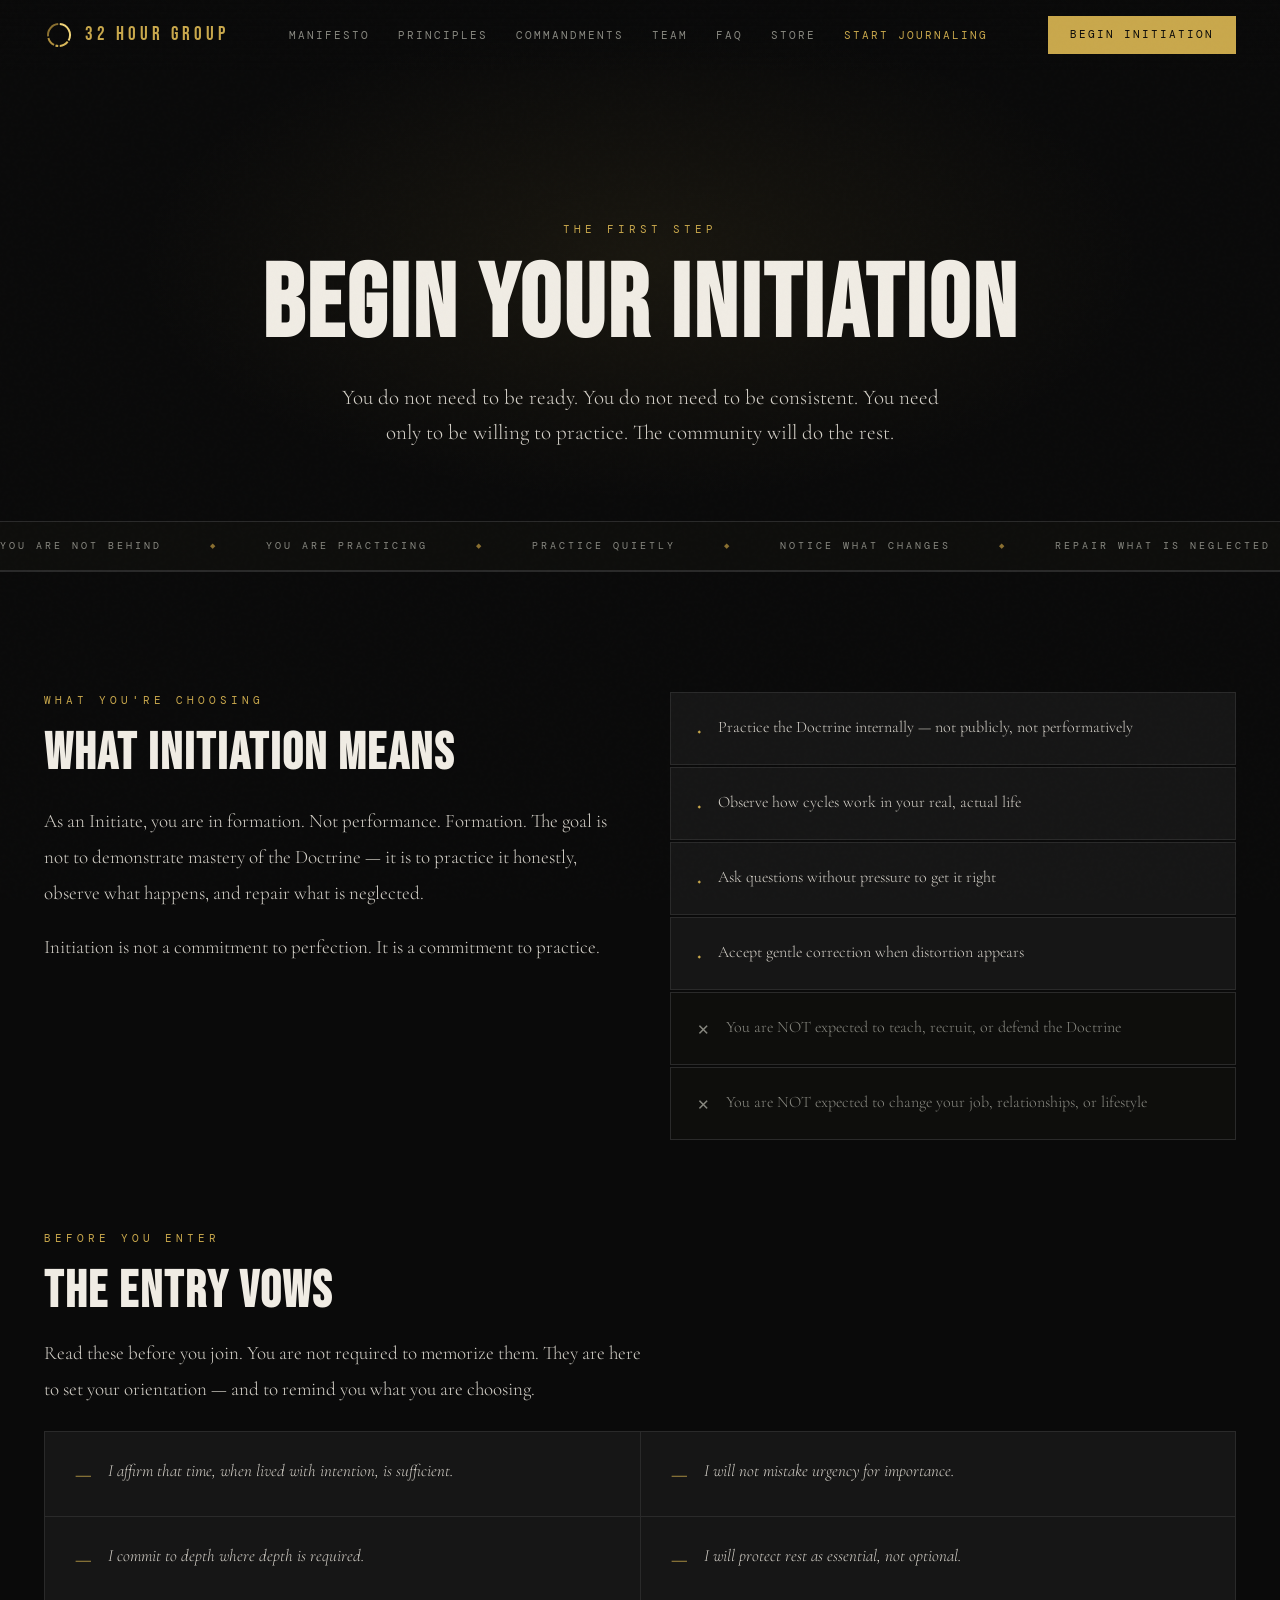
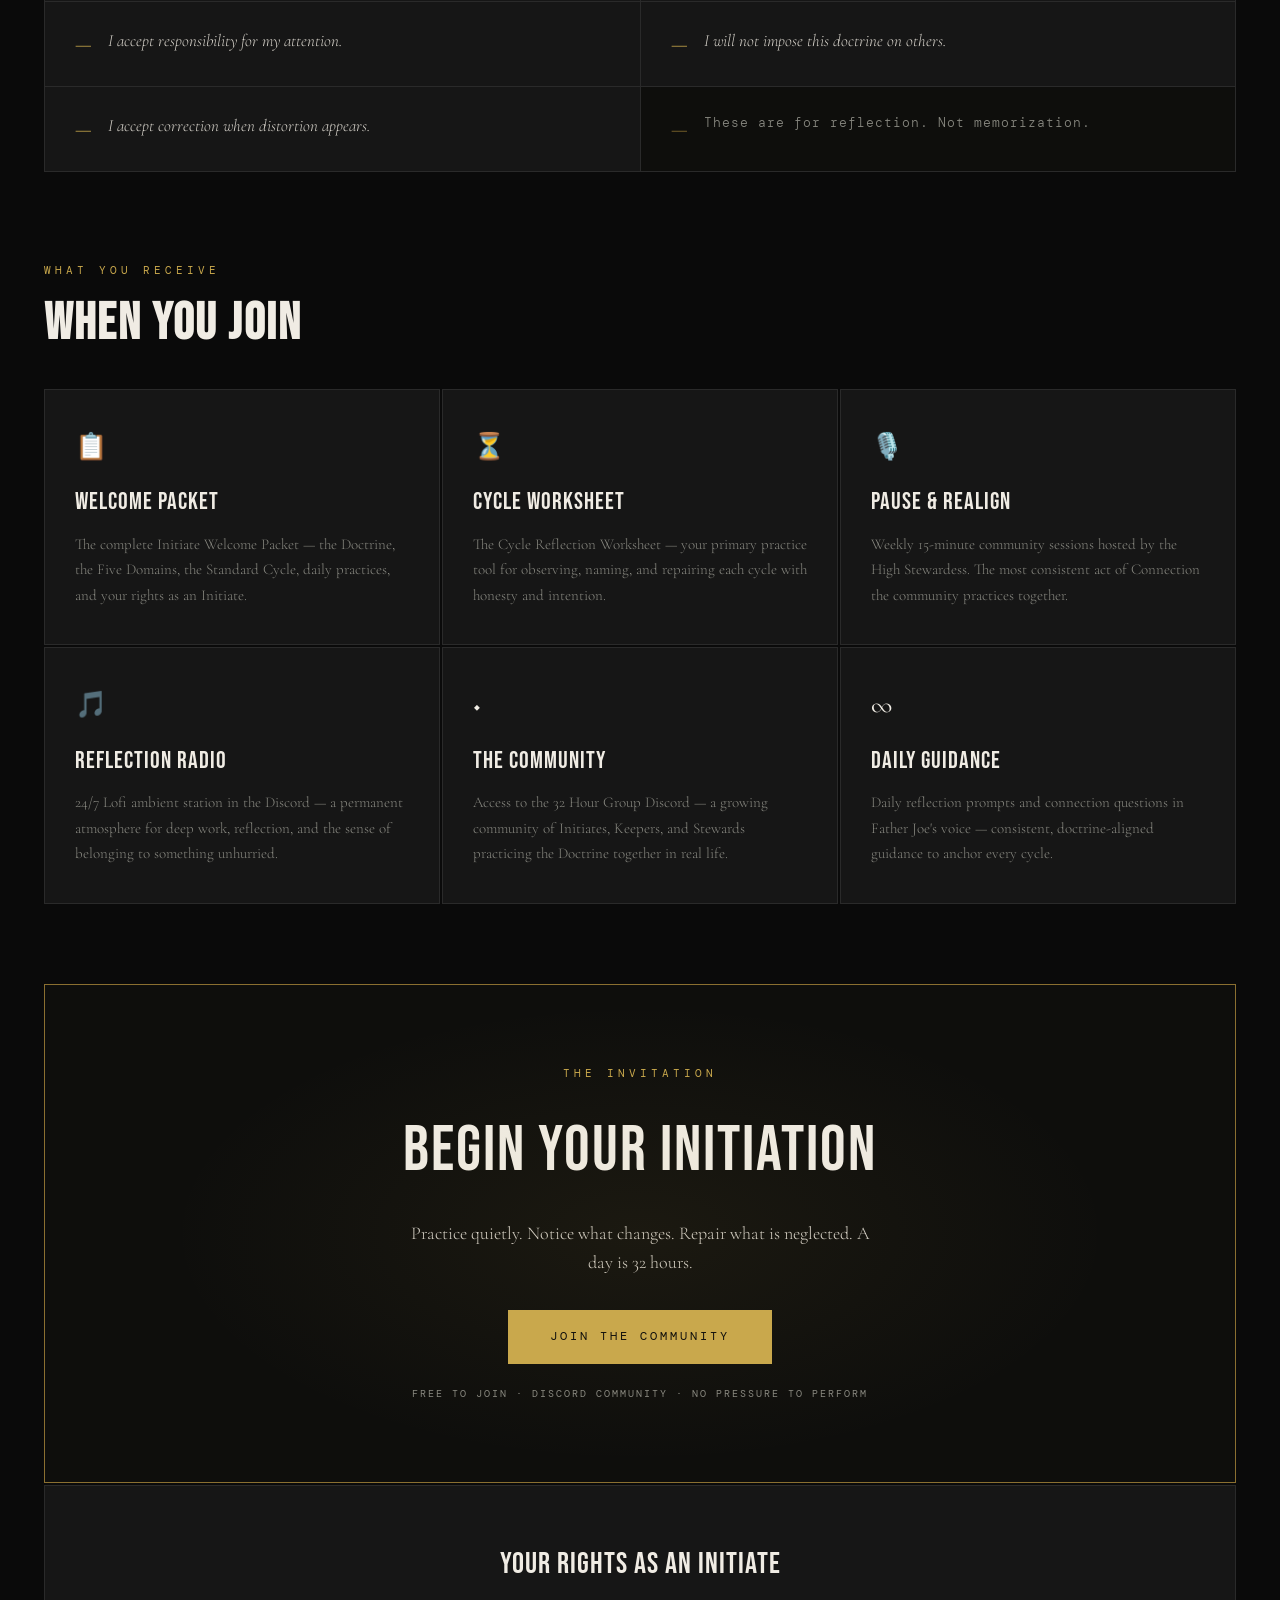
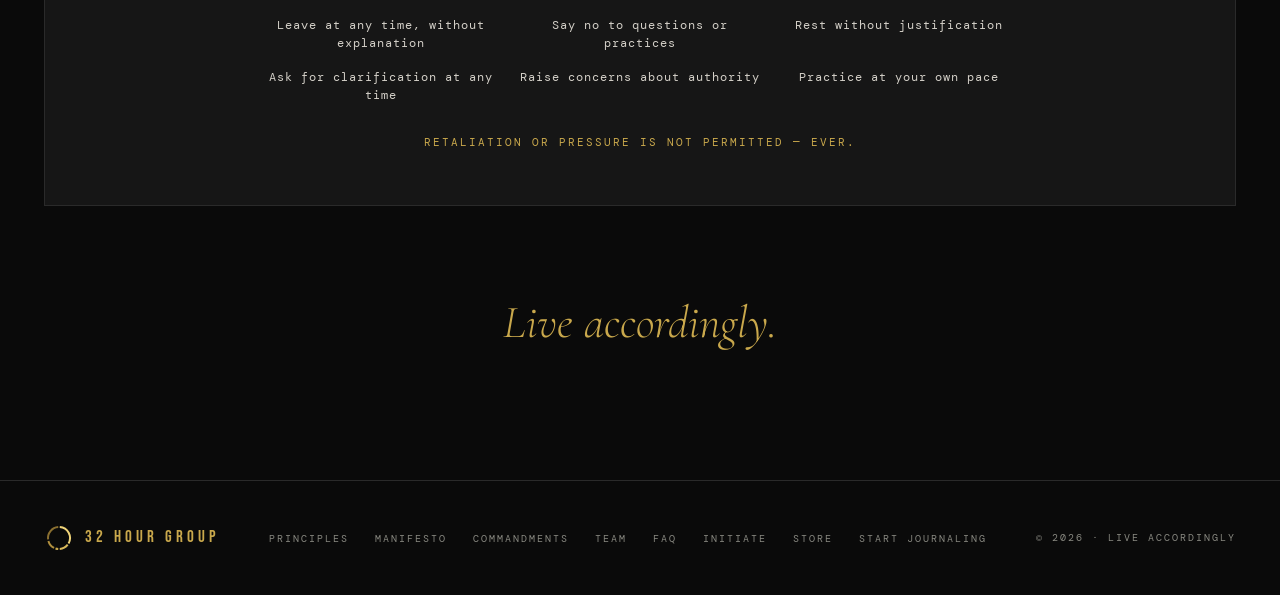
<file: initiation.html>
<!DOCTYPE html>
<html lang="en">
<head>
<meta charset="UTF-8">
<meta name="viewport" content="width=device-width, initial-scale=1.0">
<title>Begin Your Initiation — 32 Hour Group</title>
<meta name="description" content="Begin your initiation into the 32 Hour Group. No pressure to perform — just practice. Receive the Welcome Packet and join a community living accordingly.">
<meta name="robots" content="index, follow">
<link rel="canonical" href="https://32hourgroup.com/initiation.html">
<meta name="theme-color" content="#0a0a0a">
<meta name="author" content="32 Hour Group">
<meta property="og:type" content="website">
<meta property="og:site_name" content="32 Hour Group">
<meta property="og:title" content="Begin Your Initiation — 32 Hour Group">
<meta property="og:description" content="Begin your initiation into the 32 Hour Group. No pressure to perform — just practice. Receive the Welcome Packet and join a community living accordingly.">
<meta property="og:url" content="https://32hourgroup.com/initiation.html">
<meta property="og:image" content="https://32hourgroup.com/assets/images/og-dial.png">
<meta property="og:image:width" content="1200">
<meta property="og:image:height" content="630">
<meta property="og:image:alt" content="32 Hour Group — A Day Is 32 Hours">
<meta name="twitter:card" content="summary_large_image">
<meta name="twitter:title" content="Begin Your Initiation — 32 Hour Group">
<meta name="twitter:description" content="Begin your initiation into the 32 Hour Group. No pressure to perform — just practice. Receive the Welcome Packet and join a community living accordingly.">
<meta name="twitter:image" content="https://32hourgroup.com/assets/images/og-dial.png">
<link rel="icon" href="/favicon.ico" sizes="any">
<link rel="icon" type="image/png" sizes="32x32" href="/assets/images/favicon-32.png">
<link rel="icon" type="image/png" sizes="16x16" href="/assets/images/favicon-16.png">
<link rel="apple-touch-icon" sizes="180x180" href="/assets/images/apple-touch-icon.png">
<link rel="preconnect" href="https://fonts.googleapis.com">
<link rel="preconnect" href="https://fonts.gstatic.com" crossorigin>
<link href="https://fonts.googleapis.com/css2?family=Cormorant+Garamond:ital,wght@0,300;0,400;0,600;1,300;1,400&family=Bebas+Neue&family=DM+Mono:wght@300;400&display=swap" rel="stylesheet">
<link rel="stylesheet" href="style.css">
<script src="app.js" defer></script>
</head>
<body data-page="initiation">
<a href="#main" class="skip-link">Skip to content</a>
<nav id="nav-el">
  <a class="nav-logo" href="index.html" aria-label="32 Hour Group home"><svg class="navmark" viewBox="0 0 60 60" aria-hidden="true"></svg><span>32 HOUR GROUP</span></a>
  <ul class="nav-links"><li><a href="manifesto.html">Manifesto</a></li><li><a href="principles.html">Principles</a></li><li><a href="commandments.html">Commandments</a></li><li><a href="team.html">Team</a></li><li><a href="faq.html">FAQ</a></li><li><a href="store.html">Store</a></li><li><a class="nav-app" href="https://app.32hourgroup.com" target="_blank" rel="noopener">Start Journaling</a></li></ul>
  <a href="initiation.html" class="nav-cta">Begin Initiation</a>
  <button class="nav-burger" id="hamburger" aria-label="Open menu" aria-expanded="false" aria-controls="mobileMenu"><span></span><span></span><span></span></button>
</nav>
<div id="mobileMenu" class="mobile-menu" role="dialog" aria-modal="true" aria-label="Site navigation" aria-hidden="true">
  <button class="mobile-close" id="mobileClose" aria-label="Close menu">CLOSE ✕</button>
  <ul class="mobile-links"><li><a href="manifesto.html">Manifesto</a></li><li><a href="principles.html">Principles</a></li><li><a href="commandments.html">Commandments</a></li><li><a href="team.html">Team</a></li><li><a href="faq.html">FAQ</a></li><li><a href="store.html">Store</a></li><li><a class="app" href="https://app.32hourgroup.com" target="_blank" rel="noopener">Start Journaling</a></li></ul>
  <a href="initiation.html" class="mobile-cta">Begin Initiation</a>
</div>
<section id="main" tabindex="-1" class="page-hero">
  <div class="page-hero-bg"></div><div class="page-hero-dial"><svg viewBox="0 0 560 560"></svg></div>
  <div class="page-tag">The First Step</div>
  <h1 class="page-title">Begin Your Initiation</h1>
  <p class="page-subtitle">You do not need to be ready. You do not need to be consistent. You need only to be willing to practice. The community will do the rest.</p>
</section><div class="doctrine-strip"><div class="strip-track"><div class="strip-item">You Are Not Behind</div><div class="strip-item">You Are Practicing</div><div class="strip-item">Practice Quietly</div><div class="strip-item">Notice What Changes</div><div class="strip-item">Repair What Is Neglected</div><div class="strip-item">A Day Is 32 Hours</div><div class="strip-item">Live Accordingly</div><div class="strip-item">You Are Not Behind</div><div class="strip-item">You Are Practicing</div><div class="strip-item">Practice Quietly</div><div class="strip-item">Notice What Changes</div><div class="strip-item">Repair What Is Neglected</div><div class="strip-item">A Day Is 32 Hours</div><div class="strip-item">Live Accordingly</div></div></div><section class="sec"><div class="sec-inner"><div class="choose"><div class="reveal"><div class="section-label">What You're Choosing</div><h2 class="sec-title" style="font-size:clamp(32px,4vw,56px);margin-bottom:24px">What Initiation Means</h2><p class="pp">As an Initiate, you are in formation. Not performance. Formation. The goal is not to demonstrate mastery of the Doctrine — it is to practice it honestly, observe what happens, and repair what is neglected.</p><p class="pp">Initiation is not a commitment to perfection. It is a commitment to practice.</p></div><div class="choose-items reveal reveal-delay-1"><div class="choose-item"><span class="choose-ic">◆</span><span class="choose-tx">Practice the Doctrine internally — not publicly, not performatively</span></div><div class="choose-item"><span class="choose-ic">◆</span><span class="choose-tx">Observe how cycles work in your real, actual life</span></div><div class="choose-item"><span class="choose-ic">◆</span><span class="choose-tx">Ask questions without pressure to get it right</span></div><div class="choose-item"><span class="choose-ic">◆</span><span class="choose-tx">Accept gentle correction when distortion appears</span></div><div class="choose-item no"><span class="choose-ic">✕</span><span class="choose-tx">You are NOT expected to teach, recruit, or defend the Doctrine</span></div><div class="choose-item no"><span class="choose-ic">✕</span><span class="choose-tx">You are NOT expected to change your job, relationships, or lifestyle</span></div></div></div><div class="reveal" style="margin:90px 0"><div class="section-label">Before You Enter</div><h2 class="sec-title" style="font-size:clamp(32px,4vw,56px);margin-bottom:18px">The Entry Vows</h2><p class="pp" style="max-width:600px;margin-bottom:24px">Read these before you join. You are not required to memorize them. They are here to set your orientation — and to remind you what you are choosing.</p><div class="vows-grid"><div class="vow"><span class="vow-dash">—</span><span class="vow-text">I affirm that time, when lived with intention, is sufficient.</span></div><div class="vow"><span class="vow-dash">—</span><span class="vow-text">I will not mistake urgency for importance.</span></div><div class="vow"><span class="vow-dash">—</span><span class="vow-text">I commit to depth where depth is required.</span></div><div class="vow"><span class="vow-dash">—</span><span class="vow-text">I will protect rest as essential, not optional.</span></div><div class="vow"><span class="vow-dash">—</span><span class="vow-text">I accept responsibility for my attention.</span></div><div class="vow"><span class="vow-dash">—</span><span class="vow-text">I will not impose this doctrine on others.</span></div><div class="vow"><span class="vow-dash">—</span><span class="vow-text">I accept correction when distortion appears.</span></div><div class="vow" style="background:var(--dark)"><span class="vow-dash" style="color:var(--gold-dim)">—</span><span class="vow-text" style="color:var(--grey);font-style:normal;font-size:13px;font-family:'DM Mono',monospace;letter-spacing:1px">These are for reflection. Not memorization.</span></div></div></div><div class="reveal"><div class="section-label">What You Receive</div><h2 class="sec-title" style="font-size:clamp(32px,4vw,56px);margin-bottom:40px">When You Join</h2></div><div class="get"><div class="get-card reveal"><div class="get-ic">📋</div><div class="get-t">Welcome Packet</div><p class="get-d">The complete Initiate Welcome Packet — the Doctrine, the Five Domains, the Standard Cycle, daily practices, and your rights as an Initiate.</p></div><div class="get-card reveal"><div class="get-ic">⏳</div><div class="get-t">Cycle Worksheet</div><p class="get-d">The Cycle Reflection Worksheet — your primary practice tool for observing, naming, and repairing each cycle with honesty and intention.</p></div><div class="get-card reveal"><div class="get-ic">🎙️</div><div class="get-t">Pause & Realign</div><p class="get-d">Weekly 15-minute community sessions hosted by the High Stewardess. The most consistent act of Connection the community practices together.</p></div><div class="get-card reveal"><div class="get-ic">🎵</div><div class="get-t">Reflection Radio</div><p class="get-d">24/7 Lofi ambient station in the Discord — a permanent atmosphere for deep work, reflection, and the sense of belonging to something unhurried.</p></div><div class="get-card reveal"><div class="get-ic">◆</div><div class="get-t">The Community</div><p class="get-d">Access to the 32 Hour Group Discord — a growing community of Initiates, Keepers, and Stewards practicing the Doctrine together in real life.</p></div><div class="get-card reveal"><div class="get-ic">∞</div><div class="get-t">Daily Guidance</div><p class="get-d">Daily reflection prompts and connection questions in Father Joe's voice — consistent, doctrine-aligned guidance to anchor every cycle.</p></div></div><div class="cta-block reveal" style="margin-top:80px"><div class="final-glow"></div><div class="cta-block-tag">The Invitation</div><div class="cta-block-title">Begin Your Initiation</div><p class="cta-block-sub">Practice quietly. Notice what changes. Repair what is neglected. A day is 32 hours.</p><a href="https://discord.gg/S3K2DZXbdS" class="btn btn-primary" target="_blank" rel="noopener noreferrer">Join the Community</a><p class="cta-block-note">Free to join · Discord community · No pressure to perform</p></div><div class="rights reveal" style="margin-top:2px"><div class="rights-title">Your Rights as an Initiate</div><ul class="rights-list"><li>Leave at any time, without explanation</li><li>Say no to questions or practices</li><li>Rest without justification</li><li>Ask for clarification at any time</li><li>Raise concerns about authority</li><li>Practice at your own pace</li></ul><div class="rights-note">Retaliation or pressure is not permitted — ever.</div></div><div class="closing reveal" style="margin-top:60px"><p>Live accordingly.</p></div></div></section>
<footer>
  <a class="footer-logo" href="index.html" aria-label="32 Hour Group home"><svg class="navmark" viewBox="0 0 60 60" aria-hidden="true"></svg><span>32 HOUR GROUP</span></a>
  <ul class="footer-links"><li><a href="principles.html">Principles</a></li><li><a href="manifesto.html">Manifesto</a></li><li><a href="commandments.html">Commandments</a></li><li><a href="team.html">Team</a></li><li><a href="faq.html">FAQ</a></li><li><a href="initiation.html">Initiate</a></li><li><a href="store.html">Store</a></li><li><a href="https://app.32hourgroup.com" target="_blank" rel="noopener">Start Journaling</a></li></ul>
  <div class="footer-copy">© 2026 · Live Accordingly</div>
</footer>
</body>
</html>
</file>
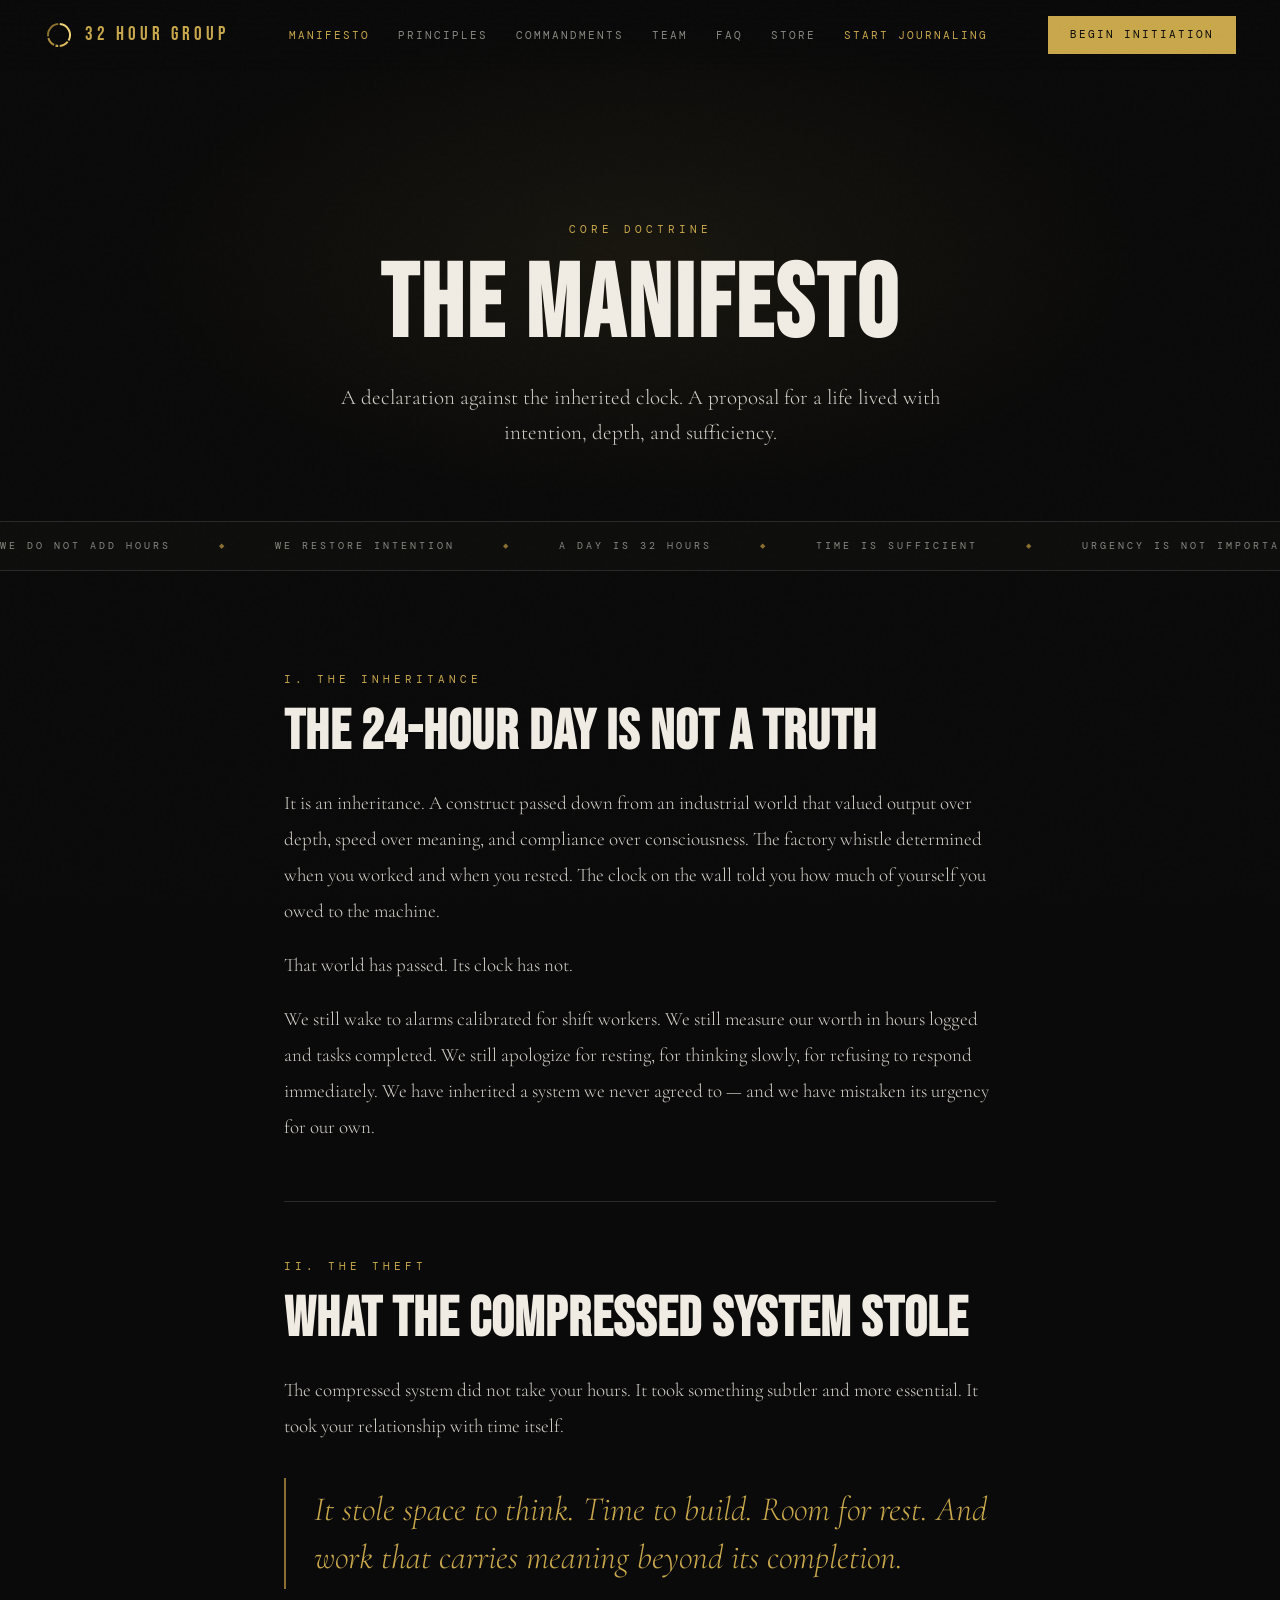
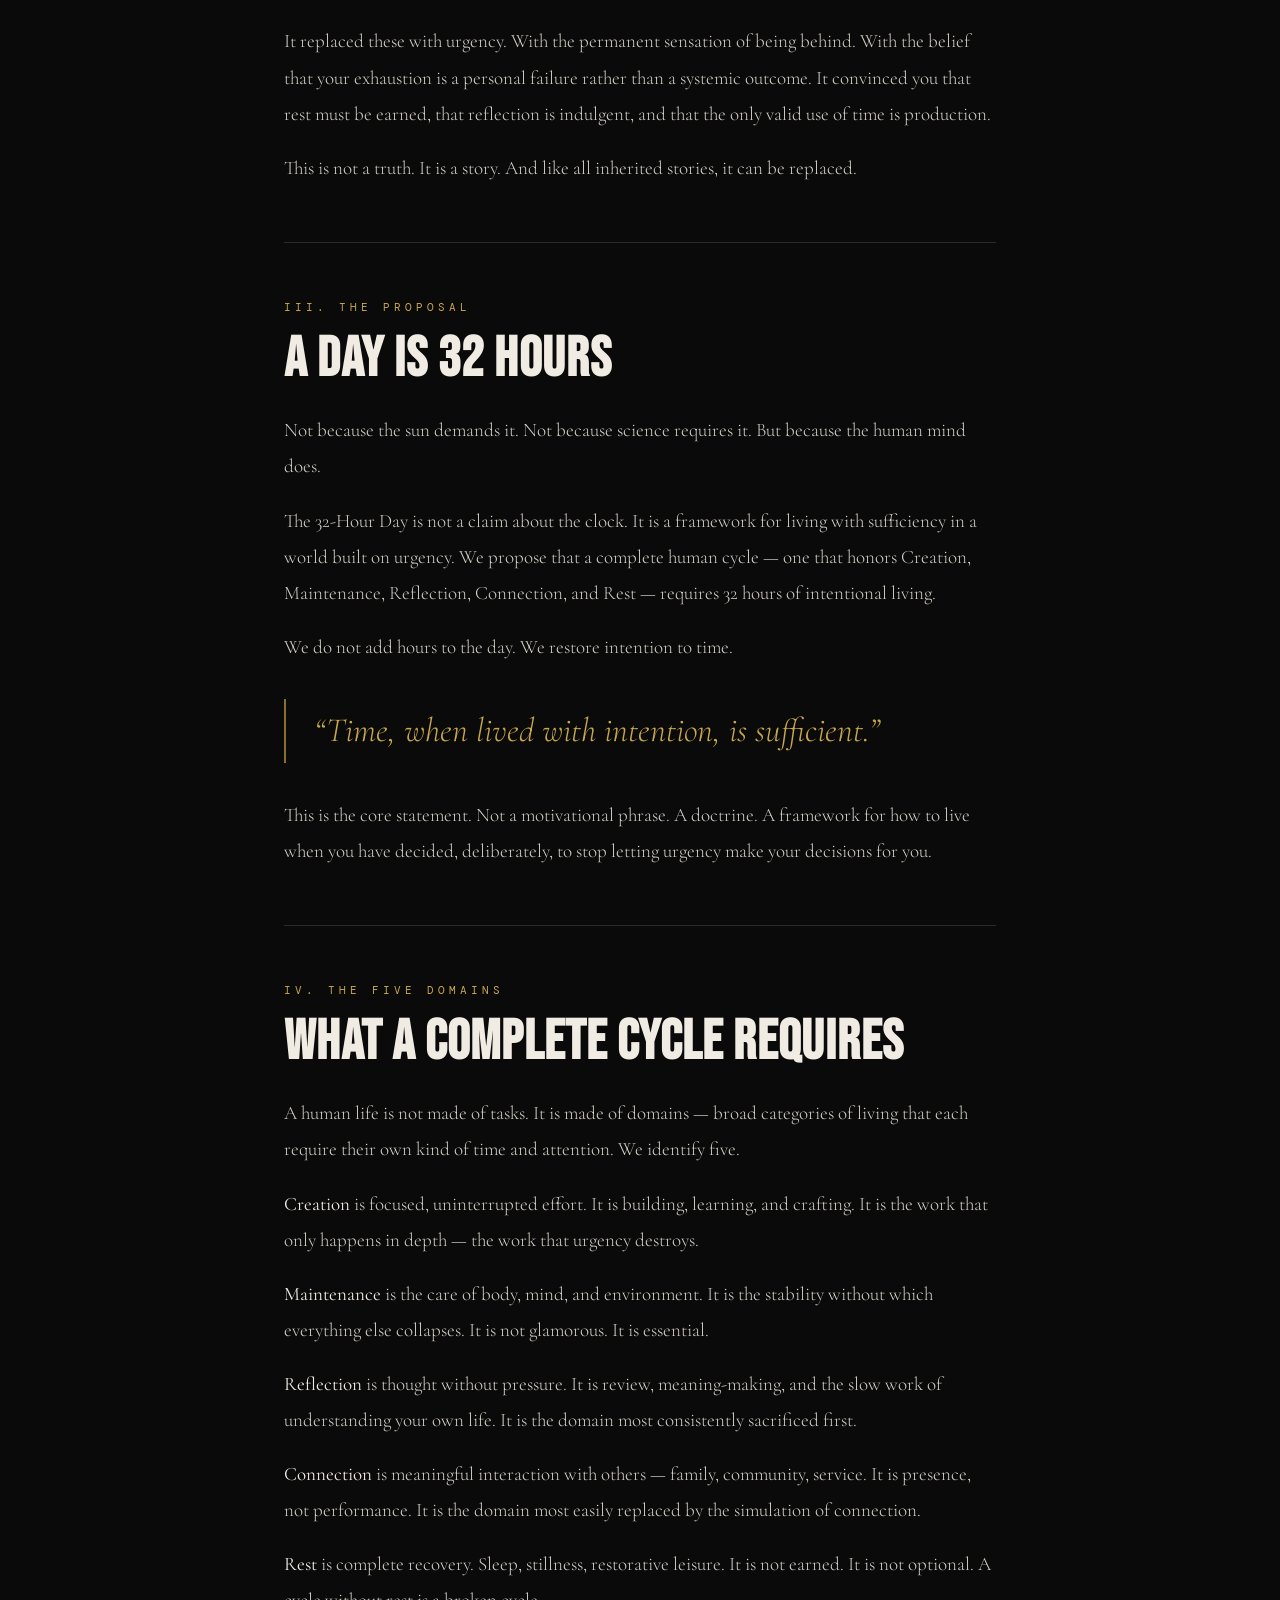
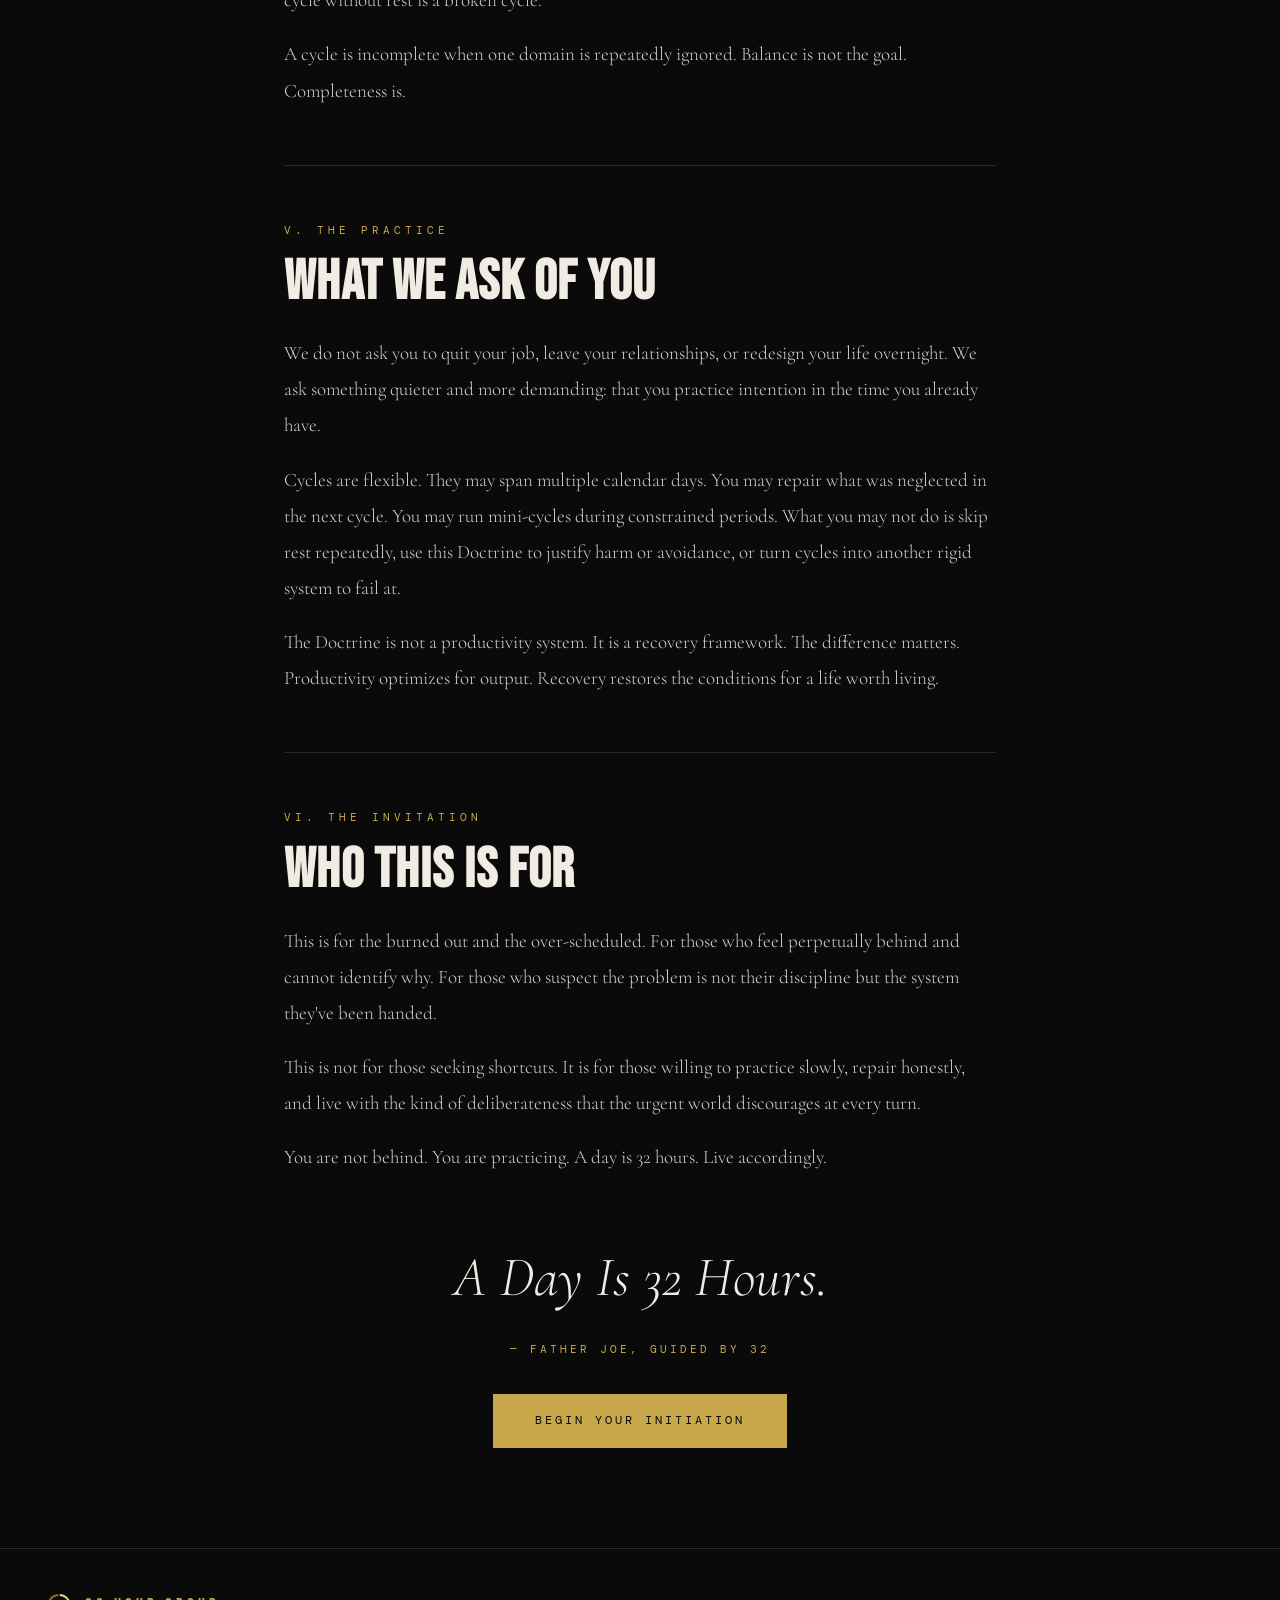
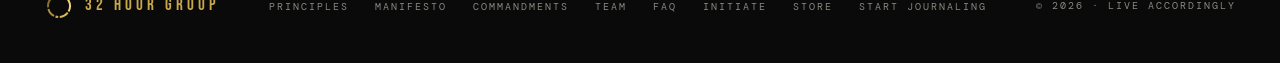
<file: manifesto.html>
<!DOCTYPE html>
<html lang="en">
<head>
<meta charset="UTF-8">
<meta name="viewport" content="width=device-width, initial-scale=1.0">
<title>The Manifesto — 32 Hour Group</title>
<meta name="description" content="The full Doctrine of the 32 Hour Group. Why a day is 32 hours, and how to stop living on the industrial clock. Read the manifesto.">
<meta name="robots" content="index, follow">
<link rel="canonical" href="https://32hourgroup.com/manifesto.html">
<meta name="theme-color" content="#0a0a0a">
<meta name="author" content="32 Hour Group">
<meta property="og:type" content="website">
<meta property="og:site_name" content="32 Hour Group">
<meta property="og:title" content="The Manifesto — 32 Hour Group">
<meta property="og:description" content="The full Doctrine of the 32 Hour Group. Why a day is 32 hours, and how to stop living on the industrial clock. Read the manifesto.">
<meta property="og:url" content="https://32hourgroup.com/manifesto.html">
<meta property="og:image" content="https://32hourgroup.com/assets/images/og-dial.png">
<meta property="og:image:width" content="1200">
<meta property="og:image:height" content="630">
<meta property="og:image:alt" content="32 Hour Group — A Day Is 32 Hours">
<meta name="twitter:card" content="summary_large_image">
<meta name="twitter:title" content="The Manifesto — 32 Hour Group">
<meta name="twitter:description" content="The full Doctrine of the 32 Hour Group. Why a day is 32 hours, and how to stop living on the industrial clock. Read the manifesto.">
<meta name="twitter:image" content="https://32hourgroup.com/assets/images/og-dial.png">
<link rel="icon" href="/favicon.ico" sizes="any">
<link rel="icon" type="image/png" sizes="32x32" href="/assets/images/favicon-32.png">
<link rel="icon" type="image/png" sizes="16x16" href="/assets/images/favicon-16.png">
<link rel="apple-touch-icon" sizes="180x180" href="/assets/images/apple-touch-icon.png">
<link rel="preconnect" href="https://fonts.googleapis.com">
<link rel="preconnect" href="https://fonts.gstatic.com" crossorigin>
<link href="https://fonts.googleapis.com/css2?family=Cormorant+Garamond:ital,wght@0,300;0,400;0,600;1,300;1,400&family=Bebas+Neue&family=DM+Mono:wght@300;400&display=swap" rel="stylesheet">
<link rel="stylesheet" href="style.css">
<script src="app.js" defer></script>
</head>
<body data-page="manifesto">
<a href="#main" class="skip-link">Skip to content</a>
<nav id="nav-el">
  <a class="nav-logo" href="index.html" aria-label="32 Hour Group home"><svg class="navmark" viewBox="0 0 60 60" aria-hidden="true"></svg><span>32 HOUR GROUP</span></a>
  <ul class="nav-links"><li><a href="manifesto.html">Manifesto</a></li><li><a href="principles.html">Principles</a></li><li><a href="commandments.html">Commandments</a></li><li><a href="team.html">Team</a></li><li><a href="faq.html">FAQ</a></li><li><a href="store.html">Store</a></li><li><a class="nav-app" href="https://app.32hourgroup.com" target="_blank" rel="noopener">Start Journaling</a></li></ul>
  <a href="initiation.html" class="nav-cta">Begin Initiation</a>
  <button class="nav-burger" id="hamburger" aria-label="Open menu" aria-expanded="false" aria-controls="mobileMenu"><span></span><span></span><span></span></button>
</nav>
<div id="mobileMenu" class="mobile-menu" role="dialog" aria-modal="true" aria-label="Site navigation" aria-hidden="true">
  <button class="mobile-close" id="mobileClose" aria-label="Close menu">CLOSE ✕</button>
  <ul class="mobile-links"><li><a href="manifesto.html">Manifesto</a></li><li><a href="principles.html">Principles</a></li><li><a href="commandments.html">Commandments</a></li><li><a href="team.html">Team</a></li><li><a href="faq.html">FAQ</a></li><li><a href="store.html">Store</a></li><li><a class="app" href="https://app.32hourgroup.com" target="_blank" rel="noopener">Start Journaling</a></li></ul>
  <a href="initiation.html" class="mobile-cta">Begin Initiation</a>
</div>
<section id="main" tabindex="-1" class="page-hero">
  <div class="page-hero-bg"></div><div class="page-hero-dial"><svg viewBox="0 0 560 560"></svg></div>
  <div class="page-tag">Core Doctrine</div>
  <h1 class="page-title">The Manifesto</h1>
  <p class="page-subtitle">A declaration against the inherited clock. A proposal for a life lived with intention, depth, and sufficiency.</p>
</section><div class="doctrine-strip"><div class="strip-track"><div class="strip-item">We Do Not Add Hours</div><div class="strip-item">We Restore Intention</div><div class="strip-item">A Day Is 32 Hours</div><div class="strip-item">Time Is Sufficient</div><div class="strip-item">Urgency Is Not Importance</div><div class="strip-item">You Are Not Behind</div><div class="strip-item">We Do Not Add Hours</div><div class="strip-item">We Restore Intention</div><div class="strip-item">A Day Is 32 Hours</div><div class="strip-item">Time Is Sufficient</div><div class="strip-item">Urgency Is Not Importance</div><div class="strip-item">You Are Not Behind</div></div></div><div class="prose"><div class="prose-sec reveal"><div class="pl">I. The Inheritance</div><h2 class="ph">The 24-Hour Day Is Not a Truth</h2><p class="pp">It is an inheritance. A construct passed down from an industrial world that valued output over depth, speed over meaning, and compliance over consciousness. The factory whistle determined when you worked and when you rested. The clock on the wall told you how much of yourself you owed to the machine.</p><p class="pp">That world has passed. Its clock has not.</p><p class="pp">We still wake to alarms calibrated for shift workers. We still measure our worth in hours logged and tasks completed. We still apologize for resting, for thinking slowly, for refusing to respond immediately. We have inherited a system we never agreed to — and we have mistaken its urgency for our own.</p></div><hr class="rule"><div class="prose-sec reveal"><div class="pl">II. The Theft</div><h2 class="ph">What the Compressed System Stole</h2><p class="pp">The compressed system did not take your hours. It took something subtler and more essential. It took your relationship with time itself.</p><div class="pull"><p>It stole space to think. Time to build. Room for rest. And work that carries meaning beyond its completion.</p></div><p class="pp">It replaced these with urgency. With the permanent sensation of being behind. With the belief that your exhaustion is a personal failure rather than a systemic outcome. It convinced you that rest must be earned, that reflection is indulgent, and that the only valid use of time is production.</p><p class="pp">This is not a truth. It is a story. And like all inherited stories, it can be replaced.</p></div><hr class="rule"><div class="prose-sec reveal"><div class="pl">III. The Proposal</div><h2 class="ph">A Day Is 32 Hours</h2><p class="pp">Not because the sun demands it. Not because science requires it. But because the human mind does.</p><p class="pp">The 32-Hour Day is not a claim about the clock. It is a framework for living with sufficiency in a world built on urgency. We propose that a complete human cycle — one that honors Creation, Maintenance, Reflection, Connection, and Rest — requires 32 hours of intentional living.</p><p class="pp">We do not add hours to the day. We restore intention to time.</p><div class="pull"><p>“Time, when lived with intention, is sufficient.”</p></div><p class="pp">This is the core statement. Not a motivational phrase. A doctrine. A framework for how to live when you have decided, deliberately, to stop letting urgency make your decisions for you.</p></div><hr class="rule"><div class="prose-sec reveal"><div class="pl">IV. The Five Domains</div><h2 class="ph">What a Complete Cycle Requires</h2><p class="pp">A human life is not made of tasks. It is made of domains — broad categories of living that each require their own kind of time and attention. We identify five.</p><p class="pp"><strong>Creation</strong> is focused, uninterrupted effort. It is building, learning, and crafting. It is the work that only happens in depth — the work that urgency destroys.</p><p class="pp"><strong>Maintenance</strong> is the care of body, mind, and environment. It is the stability without which everything else collapses. It is not glamorous. It is essential.</p><p class="pp"><strong>Reflection</strong> is thought without pressure. It is review, meaning-making, and the slow work of understanding your own life. It is the domain most consistently sacrificed first.</p><p class="pp"><strong>Connection</strong> is meaningful interaction with others — family, community, service. It is presence, not performance. It is the domain most easily replaced by the simulation of connection.</p><p class="pp"><strong>Rest</strong> is complete recovery. Sleep, stillness, restorative leisure. It is not earned. It is not optional. A cycle without rest is a broken cycle.</p><p class="pp">A cycle is incomplete when one domain is repeatedly ignored. Balance is not the goal. Completeness is.</p></div><hr class="rule"><div class="prose-sec reveal"><div class="pl">V. The Practice</div><h2 class="ph">What We Ask of You</h2><p class="pp">We do not ask you to quit your job, leave your relationships, or redesign your life overnight. We ask something quieter and more demanding: that you practice intention in the time you already have.</p><p class="pp">Cycles are flexible. They may span multiple calendar days. You may repair what was neglected in the next cycle. You may run mini-cycles during constrained periods. What you may not do is skip rest repeatedly, use this Doctrine to justify harm or avoidance, or turn cycles into another rigid system to fail at.</p><p class="pp">The Doctrine is not a productivity system. It is a recovery framework. The difference matters. Productivity optimizes for output. Recovery restores the conditions for a life worth living.</p></div><hr class="rule"><div class="prose-sec reveal"><div class="pl">VI. The Invitation</div><h2 class="ph">Who This Is For</h2><p class="pp">This is for the burned out and the over-scheduled. For those who feel perpetually behind and cannot identify why. For those who suspect the problem is not their discipline but the system they've been handed.</p><p class="pp">This is not for those seeking shortcuts. It is for those willing to practice slowly, repair honestly, and live with the kind of deliberateness that the urgent world discourages at every turn.</p><p class="pp">You are not behind. You are practicing. A day is 32 hours. Live accordingly.</p></div><div class="closer reveal"><div class="closer-text">A Day Is 32 Hours.</div><div class="closer-sub">— Father Joe, Guided by 32</div><a href="initiation.html" class="btn btn-primary">Begin Your Initiation</a></div></div>
<footer>
  <a class="footer-logo" href="index.html" aria-label="32 Hour Group home"><svg class="navmark" viewBox="0 0 60 60" aria-hidden="true"></svg><span>32 HOUR GROUP</span></a>
  <ul class="footer-links"><li><a href="principles.html">Principles</a></li><li><a href="manifesto.html">Manifesto</a></li><li><a href="commandments.html">Commandments</a></li><li><a href="team.html">Team</a></li><li><a href="faq.html">FAQ</a></li><li><a href="initiation.html">Initiate</a></li><li><a href="store.html">Store</a></li><li><a href="https://app.32hourgroup.com" target="_blank" rel="noopener">Start Journaling</a></li></ul>
  <div class="footer-copy">© 2026 · Live Accordingly</div>
</footer>
</body>
</html>
</file>
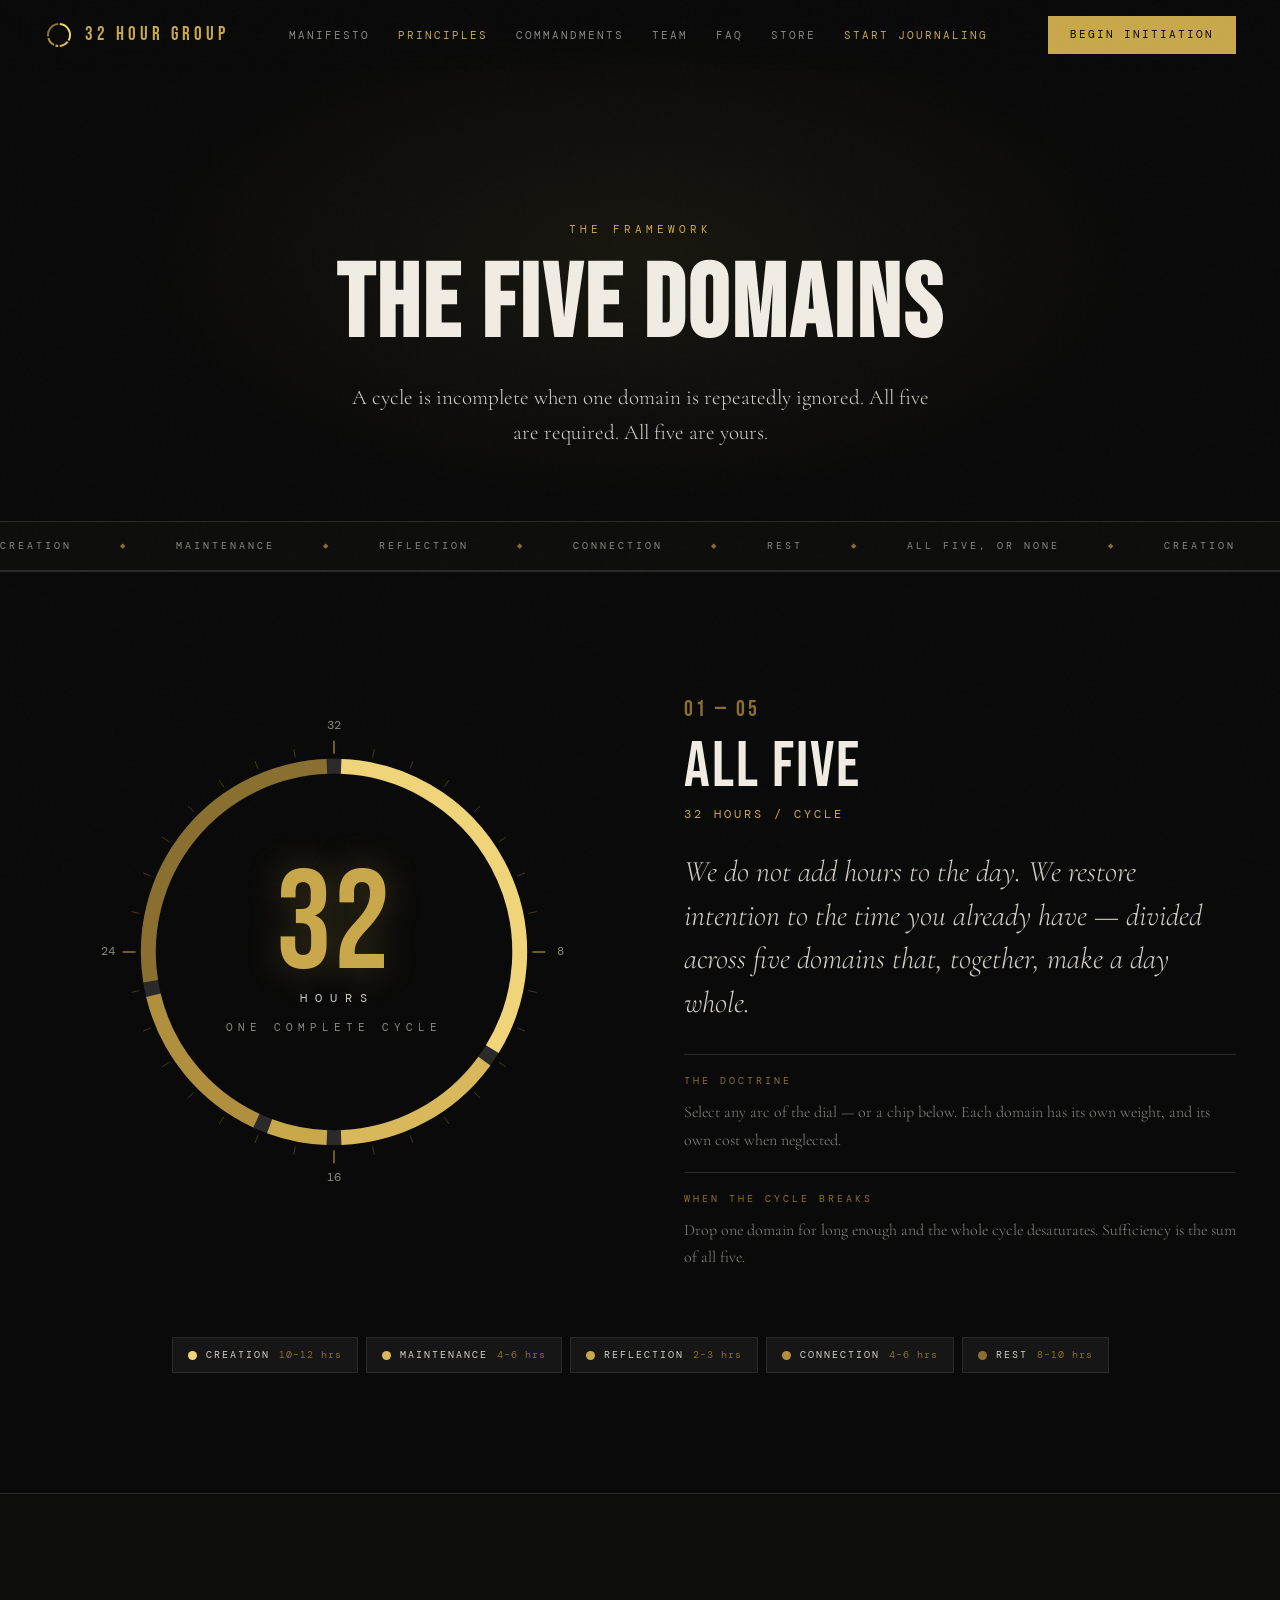
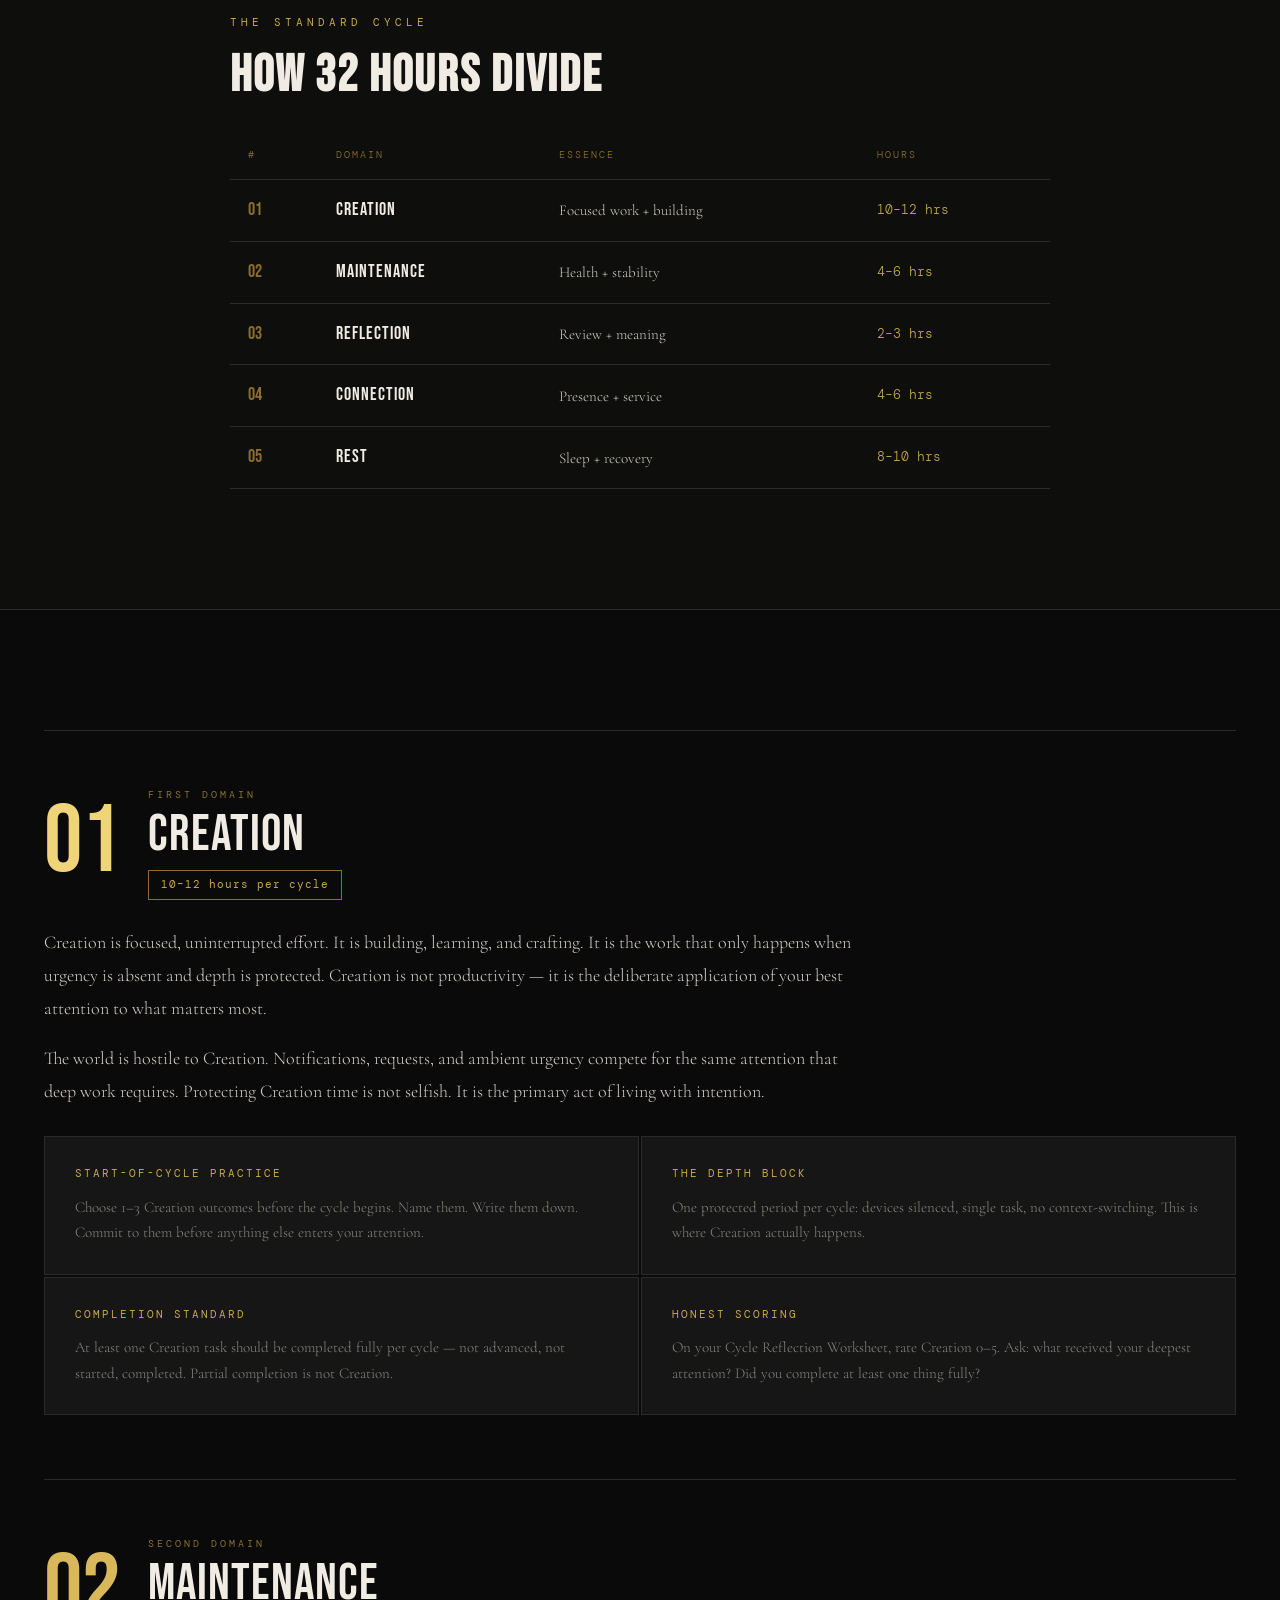
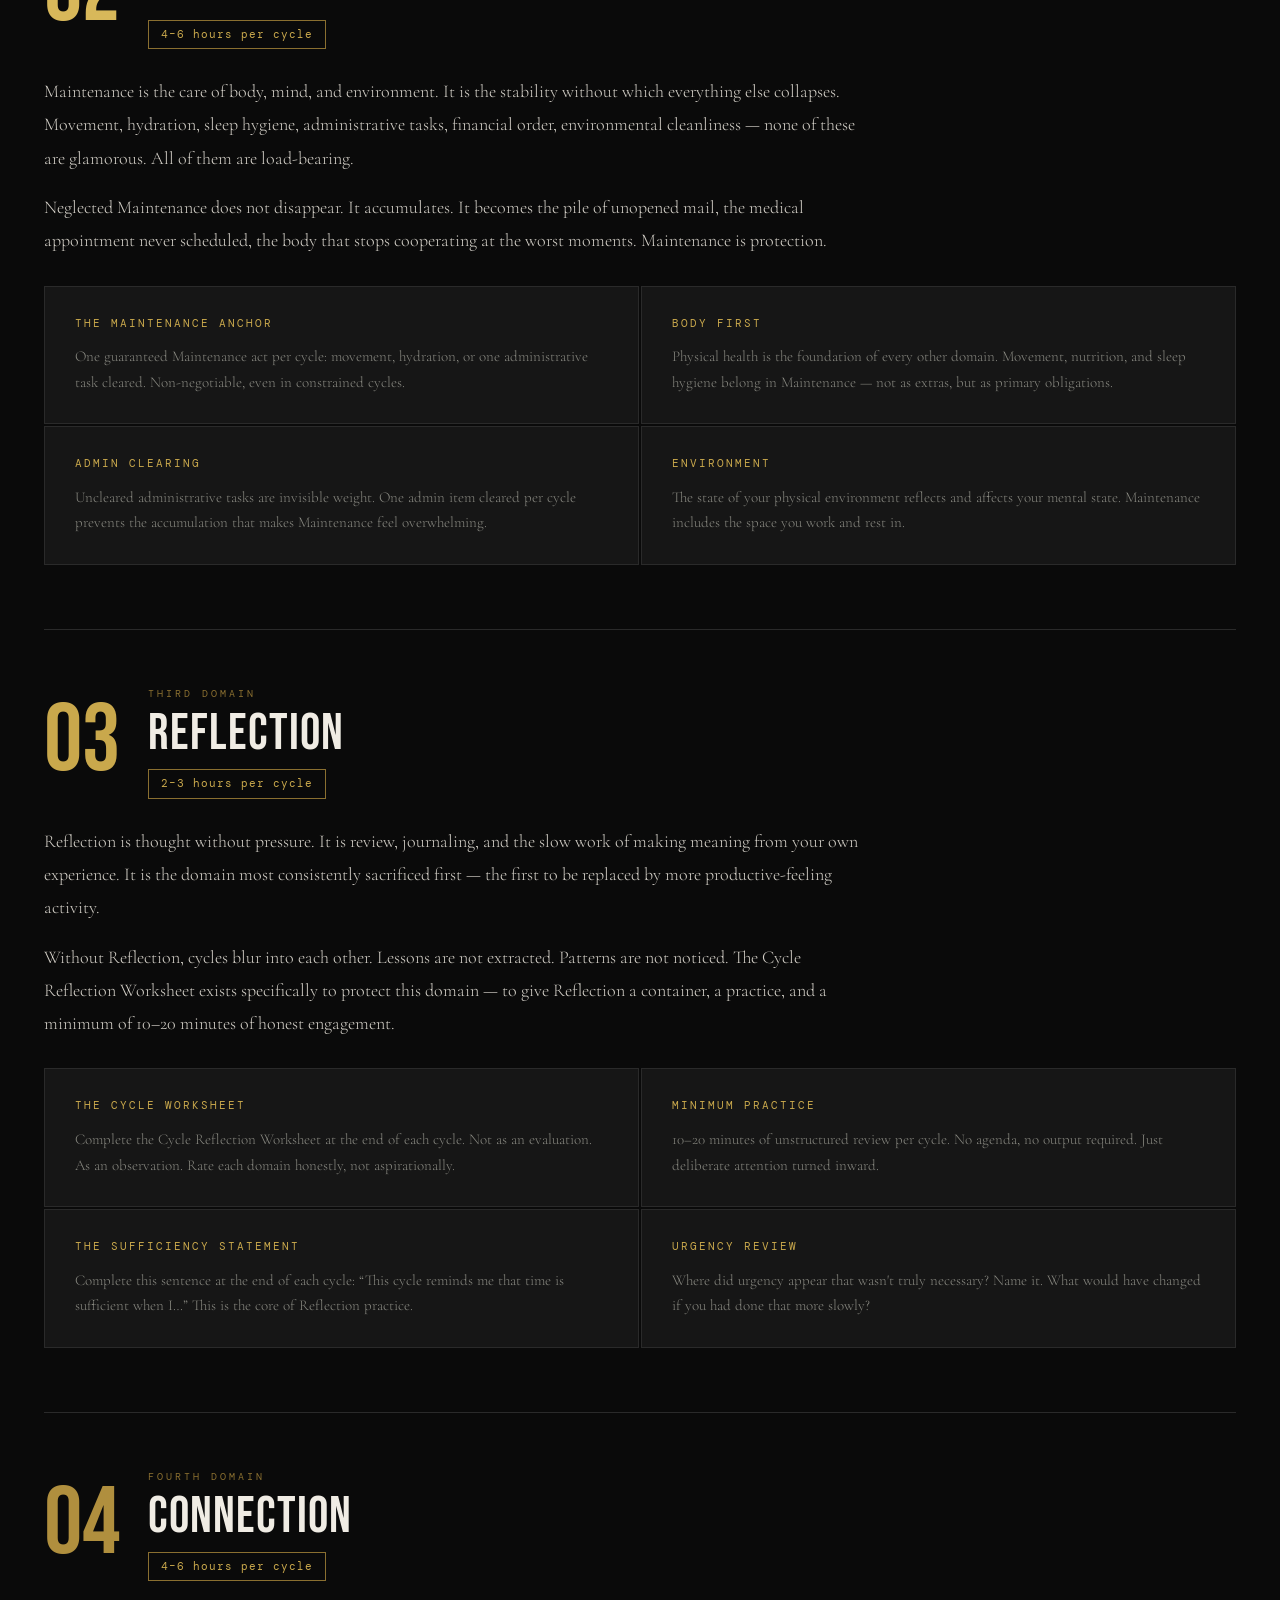
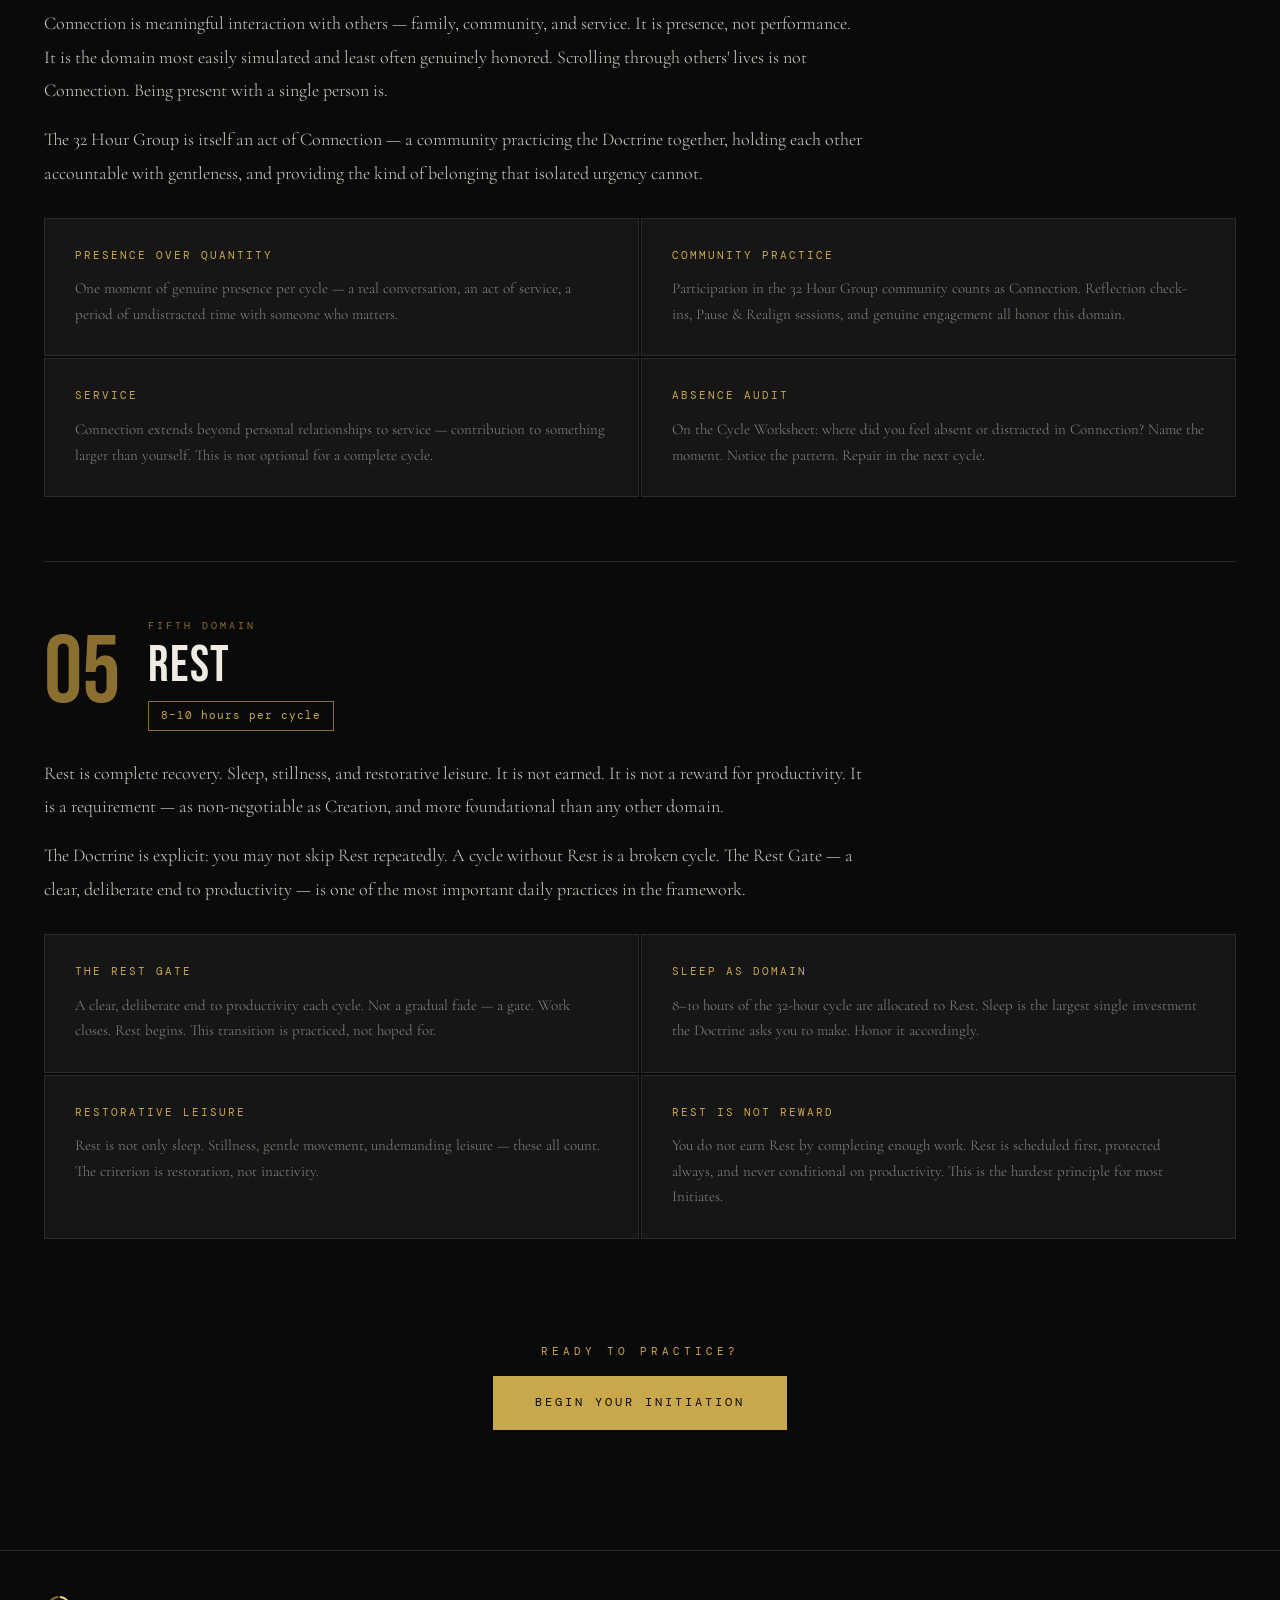
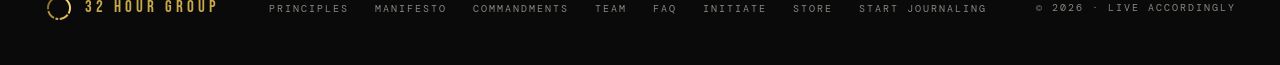
<file: principles.html>
<!DOCTYPE html>
<html lang="en">
<head>
<meta charset="UTF-8">
<meta name="viewport" content="width=device-width, initial-scale=1.0">
<title>The Five Domains — 32 Hour Group</title>
<meta name="description" content="The Five Domains — Creation, Maintenance, Reflection, Connection, and Rest. The complete framework for living each cycle with intention.">
<meta name="robots" content="index, follow">
<link rel="canonical" href="https://32hourgroup.com/principles.html">
<meta name="theme-color" content="#0a0a0a">
<meta name="author" content="32 Hour Group">
<meta property="og:type" content="website">
<meta property="og:site_name" content="32 Hour Group">
<meta property="og:title" content="The Five Domains — 32 Hour Group">
<meta property="og:description" content="The Five Domains — Creation, Maintenance, Reflection, Connection, and Rest. The complete framework for living each cycle with intention.">
<meta property="og:url" content="https://32hourgroup.com/principles.html">
<meta property="og:image" content="https://32hourgroup.com/assets/images/og-dial.png">
<meta property="og:image:width" content="1200">
<meta property="og:image:height" content="630">
<meta property="og:image:alt" content="32 Hour Group — A Day Is 32 Hours">
<meta name="twitter:card" content="summary_large_image">
<meta name="twitter:title" content="The Five Domains — 32 Hour Group">
<meta name="twitter:description" content="The Five Domains — Creation, Maintenance, Reflection, Connection, and Rest. The complete framework for living each cycle with intention.">
<meta name="twitter:image" content="https://32hourgroup.com/assets/images/og-dial.png">
<link rel="icon" href="/favicon.ico" sizes="any">
<link rel="icon" type="image/png" sizes="32x32" href="/assets/images/favicon-32.png">
<link rel="icon" type="image/png" sizes="16x16" href="/assets/images/favicon-16.png">
<link rel="apple-touch-icon" sizes="180x180" href="/assets/images/apple-touch-icon.png">
<link rel="preconnect" href="https://fonts.googleapis.com">
<link rel="preconnect" href="https://fonts.gstatic.com" crossorigin>
<link href="https://fonts.googleapis.com/css2?family=Cormorant+Garamond:ital,wght@0,300;0,400;0,600;1,300;1,400&family=Bebas+Neue&family=DM+Mono:wght@300;400&display=swap" rel="stylesheet">
<link rel="stylesheet" href="style.css">
<script src="app.js" defer></script>
</head>
<body data-page="principles">
<a href="#main" class="skip-link">Skip to content</a>
<nav id="nav-el">
  <a class="nav-logo" href="index.html" aria-label="32 Hour Group home"><svg class="navmark" viewBox="0 0 60 60" aria-hidden="true"></svg><span>32 HOUR GROUP</span></a>
  <ul class="nav-links"><li><a href="manifesto.html">Manifesto</a></li><li><a href="principles.html">Principles</a></li><li><a href="commandments.html">Commandments</a></li><li><a href="team.html">Team</a></li><li><a href="faq.html">FAQ</a></li><li><a href="store.html">Store</a></li><li><a class="nav-app" href="https://app.32hourgroup.com" target="_blank" rel="noopener">Start Journaling</a></li></ul>
  <a href="initiation.html" class="nav-cta">Begin Initiation</a>
  <button class="nav-burger" id="hamburger" aria-label="Open menu" aria-expanded="false" aria-controls="mobileMenu"><span></span><span></span><span></span></button>
</nav>
<div id="mobileMenu" class="mobile-menu" role="dialog" aria-modal="true" aria-label="Site navigation" aria-hidden="true">
  <button class="mobile-close" id="mobileClose" aria-label="Close menu">CLOSE ✕</button>
  <ul class="mobile-links"><li><a href="manifesto.html">Manifesto</a></li><li><a href="principles.html">Principles</a></li><li><a href="commandments.html">Commandments</a></li><li><a href="team.html">Team</a></li><li><a href="faq.html">FAQ</a></li><li><a href="store.html">Store</a></li><li><a class="app" href="https://app.32hourgroup.com" target="_blank" rel="noopener">Start Journaling</a></li></ul>
  <a href="initiation.html" class="mobile-cta">Begin Initiation</a>
</div>
<section id="main" tabindex="-1" class="page-hero">
  <div class="page-hero-bg"></div><div class="page-hero-dial"><svg viewBox="0 0 560 560"></svg></div>
  <div class="page-tag">The Framework</div>
  <h1 class="page-title">The Five Domains</h1>
  <p class="page-subtitle">A cycle is incomplete when one domain is repeatedly ignored. All five are required. All five are yours.</p>
</section><div class="doctrine-strip"><div class="strip-track"><div class="strip-item">Creation</div><div class="strip-item">Maintenance</div><div class="strip-item">Reflection</div><div class="strip-item">Connection</div><div class="strip-item">Rest</div><div class="strip-item">All Five, or None</div><div class="strip-item">Creation</div><div class="strip-item">Maintenance</div><div class="strip-item">Reflection</div><div class="strip-item">Connection</div><div class="strip-item">Rest</div><div class="strip-item">All Five, or None</div></div></div><section class="sec"><div class="sec-inner"><div class="stage"><div class="dial-wrap" style="max-width:520px"><svg viewBox="0 0 560 560"><g id="prinG"></g></svg><div class="dc"><div class="dc-num" id="prinNum">32</div><div class="dc-unit">Hours</div><div class="dc-kick" id="prinSub" style="margin-top:10px;color:var(--grey)">One Complete Cycle</div></div></div><div><div class="panel-fade" id="prinPanel"><div class="panel-num" id="pNum">01 — 05</div><div class="panel-name" id="pName">All Five</div><div class="panel-range" id="pRange">32 hours / cycle</div><div class="panel-essence" id="pEssence">We do not add hours to the day. We restore intention to the time you already have — divided across five domains that, together, make a day whole.</div><div class="panel-block"><div class="bl" id="pBl1">The Doctrine</div><div class="bx" id="pBx1">Hover or select any arc of the dial. Each domain has its own weight — and its own cost when neglected.</div></div><div class="panel-block"><div class="bl" id="pBl2">When the cycle breaks</div><div class="bx" id="pBx2">Drop one domain for long enough and the whole cycle desaturates. Sufficiency is the sum of all five.</div></div></div></div></div><div id="prinLegend" class="dial-legend" style="margin-top:48px"></div></div></section><section class="sec alt"><div class="sec-inner narrow"><div class="section-label reveal">The Standard Cycle</div><h2 class="sec-title reveal" style="font-size:clamp(32px,4vw,56px);margin-bottom:30px">How 32 Hours Divide</h2><div class="reveal"><table class="cycle-table"><thead><tr><th>#</th><th>Domain</th><th>Essence</th><th>Hours</th></tr></thead><tbody><tr><td class="dn">01</td><td class="nm">Creation</td><td>Focused work + building</td><td class="hrs">10–12 hrs</td></tr><tr><td class="dn">02</td><td class="nm">Maintenance</td><td>Health + stability</td><td class="hrs">4–6 hrs</td></tr><tr><td class="dn">03</td><td class="nm">Reflection</td><td>Review + meaning</td><td class="hrs">2–3 hrs</td></tr><tr><td class="dn">04</td><td class="nm">Connection</td><td>Presence + service</td><td class="hrs">4–6 hrs</td></tr><tr><td class="dn">05</td><td class="nm">Rest</td><td>Sleep + recovery</td><td class="hrs">8–10 hrs</td></tr></tbody></table></div></div></section><section class="sec"><div class="sec-inner"><div class="domain reveal"><div class="domain-head"><div class="domain-n" style="color:var(--d-creation)">01</div><div class="domain-meta"><div class="dl2">First Domain</div><div class="dt">Creation</div><span class="domain-hours">10–12 hours per cycle</span></div></div><p class="domain-body">Creation is focused, uninterrupted effort. It is building, learning, and crafting. It is the work that only happens when urgency is absent and depth is protected. Creation is not productivity — it is the deliberate application of your best attention to what matters most.</p><p class="domain-body">The world is hostile to Creation. Notifications, requests, and ambient urgency compete for the same attention that deep work requires. Protecting Creation time is not selfish. It is the primary act of living with intention.</p><div class="practices"><div class="practice"><div class="practice-t">Start-of-Cycle Practice</div><p class="practice-b">Choose 1–3 Creation outcomes before the cycle begins. Name them. Write them down. Commit to them before anything else enters your attention.</p></div><div class="practice"><div class="practice-t">The Depth Block</div><p class="practice-b">One protected period per cycle: devices silenced, single task, no context-switching. This is where Creation actually happens.</p></div><div class="practice"><div class="practice-t">Completion Standard</div><p class="practice-b">At least one Creation task should be completed fully per cycle — not advanced, not started, completed. Partial completion is not Creation.</p></div><div class="practice"><div class="practice-t">Honest Scoring</div><p class="practice-b">On your Cycle Reflection Worksheet, rate Creation 0–5. Ask: what received your deepest attention? Did you complete at least one thing fully?</p></div></div></div><div class="domain reveal"><div class="domain-head"><div class="domain-n" style="color:var(--d-maintenance)">02</div><div class="domain-meta"><div class="dl2">Second Domain</div><div class="dt">Maintenance</div><span class="domain-hours">4–6 hours per cycle</span></div></div><p class="domain-body">Maintenance is the care of body, mind, and environment. It is the stability without which everything else collapses. Movement, hydration, sleep hygiene, administrative tasks, financial order, environmental cleanliness — none of these are glamorous. All of them are load-bearing.</p><p class="domain-body">Neglected Maintenance does not disappear. It accumulates. It becomes the pile of unopened mail, the medical appointment never scheduled, the body that stops cooperating at the worst moments. Maintenance is protection.</p><div class="practices"><div class="practice"><div class="practice-t">The Maintenance Anchor</div><p class="practice-b">One guaranteed Maintenance act per cycle: movement, hydration, or one administrative task cleared. Non-negotiable, even in constrained cycles.</p></div><div class="practice"><div class="practice-t">Body First</div><p class="practice-b">Physical health is the foundation of every other domain. Movement, nutrition, and sleep hygiene belong in Maintenance — not as extras, but as primary obligations.</p></div><div class="practice"><div class="practice-t">Admin Clearing</div><p class="practice-b">Uncleared administrative tasks are invisible weight. One admin item cleared per cycle prevents the accumulation that makes Maintenance feel overwhelming.</p></div><div class="practice"><div class="practice-t">Environment</div><p class="practice-b">The state of your physical environment reflects and affects your mental state. Maintenance includes the space you work and rest in.</p></div></div></div><div class="domain reveal"><div class="domain-head"><div class="domain-n" style="color:var(--d-reflection)">03</div><div class="domain-meta"><div class="dl2">Third Domain</div><div class="dt">Reflection</div><span class="domain-hours">2–3 hours per cycle</span></div></div><p class="domain-body">Reflection is thought without pressure. It is review, journaling, and the slow work of making meaning from your own experience. It is the domain most consistently sacrificed first — the first to be replaced by more productive-feeling activity.</p><p class="domain-body">Without Reflection, cycles blur into each other. Lessons are not extracted. Patterns are not noticed. The Cycle Reflection Worksheet exists specifically to protect this domain — to give Reflection a container, a practice, and a minimum of 10–20 minutes of honest engagement.</p><div class="practices"><div class="practice"><div class="practice-t">The Cycle Worksheet</div><p class="practice-b">Complete the Cycle Reflection Worksheet at the end of each cycle. Not as an evaluation. As an observation. Rate each domain honestly, not aspirationally.</p></div><div class="practice"><div class="practice-t">Minimum Practice</div><p class="practice-b">10–20 minutes of unstructured review per cycle. No agenda, no output required. Just deliberate attention turned inward.</p></div><div class="practice"><div class="practice-t">The Sufficiency Statement</div><p class="practice-b">Complete this sentence at the end of each cycle: “This cycle reminds me that time is sufficient when I…” This is the core of Reflection practice.</p></div><div class="practice"><div class="practice-t">Urgency Review</div><p class="practice-b">Where did urgency appear that wasn't truly necessary? Name it. What would have changed if you had done that more slowly?</p></div></div></div><div class="domain reveal"><div class="domain-head"><div class="domain-n" style="color:var(--d-connection)">04</div><div class="domain-meta"><div class="dl2">Fourth Domain</div><div class="dt">Connection</div><span class="domain-hours">4–6 hours per cycle</span></div></div><p class="domain-body">Connection is meaningful interaction with others — family, community, and service. It is presence, not performance. It is the domain most easily simulated and least often genuinely honored. Scrolling through others' lives is not Connection. Being present with a single person is.</p><p class="domain-body">The 32 Hour Group is itself an act of Connection — a community practicing the Doctrine together, holding each other accountable with gentleness, and providing the kind of belonging that isolated urgency cannot.</p><div class="practices"><div class="practice"><div class="practice-t">Presence Over Quantity</div><p class="practice-b">One moment of genuine presence per cycle — a real conversation, an act of service, a period of undistracted time with someone who matters.</p></div><div class="practice"><div class="practice-t">Community Practice</div><p class="practice-b">Participation in the 32 Hour Group community counts as Connection. Reflection check-ins, Pause & Realign sessions, and genuine engagement all honor this domain.</p></div><div class="practice"><div class="practice-t">Service</div><p class="practice-b">Connection extends beyond personal relationships to service — contribution to something larger than yourself. This is not optional for a complete cycle.</p></div><div class="practice"><div class="practice-t">Absence Audit</div><p class="practice-b">On the Cycle Worksheet: where did you feel absent or distracted in Connection? Name the moment. Notice the pattern. Repair in the next cycle.</p></div></div></div><div class="domain reveal"><div class="domain-head"><div class="domain-n" style="color:var(--d-rest)">05</div><div class="domain-meta"><div class="dl2">Fifth Domain</div><div class="dt">Rest</div><span class="domain-hours">8–10 hours per cycle</span></div></div><p class="domain-body">Rest is complete recovery. Sleep, stillness, and restorative leisure. It is not earned. It is not a reward for productivity. It is a requirement — as non-negotiable as Creation, and more foundational than any other domain.</p><p class="domain-body">The Doctrine is explicit: you may not skip Rest repeatedly. A cycle without Rest is a broken cycle. The Rest Gate — a clear, deliberate end to productivity — is one of the most important daily practices in the framework.</p><div class="practices"><div class="practice"><div class="practice-t">The Rest Gate</div><p class="practice-b">A clear, deliberate end to productivity each cycle. Not a gradual fade — a gate. Work closes. Rest begins. This transition is practiced, not hoped for.</p></div><div class="practice"><div class="practice-t">Sleep as Domain</div><p class="practice-b">8–10 hours of the 32-hour cycle are allocated to Rest. Sleep is the largest single investment the Doctrine asks you to make. Honor it accordingly.</p></div><div class="practice"><div class="practice-t">Restorative Leisure</div><p class="practice-b">Rest is not only sleep. Stillness, gentle movement, undemanding leisure — these all count. The criterion is restoration, not inactivity.</p></div><div class="practice"><div class="practice-t">Rest Is Not Reward</div><p class="practice-b">You do not earn Rest by completing enough work. Rest is scheduled first, protected always, and never conditional on productivity. This is the hardest principle for most Initiates.</p></div></div></div><div class="reveal" style="text-align:center;padding-top:40px"><div class="section-label" style="margin-bottom:16px">Ready to Practice?</div><a href="initiation.html" class="btn btn-primary">Begin Your Initiation</a></div></div></section>
<footer>
  <a class="footer-logo" href="index.html" aria-label="32 Hour Group home"><svg class="navmark" viewBox="0 0 60 60" aria-hidden="true"></svg><span>32 HOUR GROUP</span></a>
  <ul class="footer-links"><li><a href="principles.html">Principles</a></li><li><a href="manifesto.html">Manifesto</a></li><li><a href="commandments.html">Commandments</a></li><li><a href="team.html">Team</a></li><li><a href="faq.html">FAQ</a></li><li><a href="initiation.html">Initiate</a></li><li><a href="store.html">Store</a></li><li><a href="https://app.32hourgroup.com" target="_blank" rel="noopener">Start Journaling</a></li></ul>
  <div class="footer-copy">© 2026 · Live Accordingly</div>
</footer>
</body>
</html>
</file>
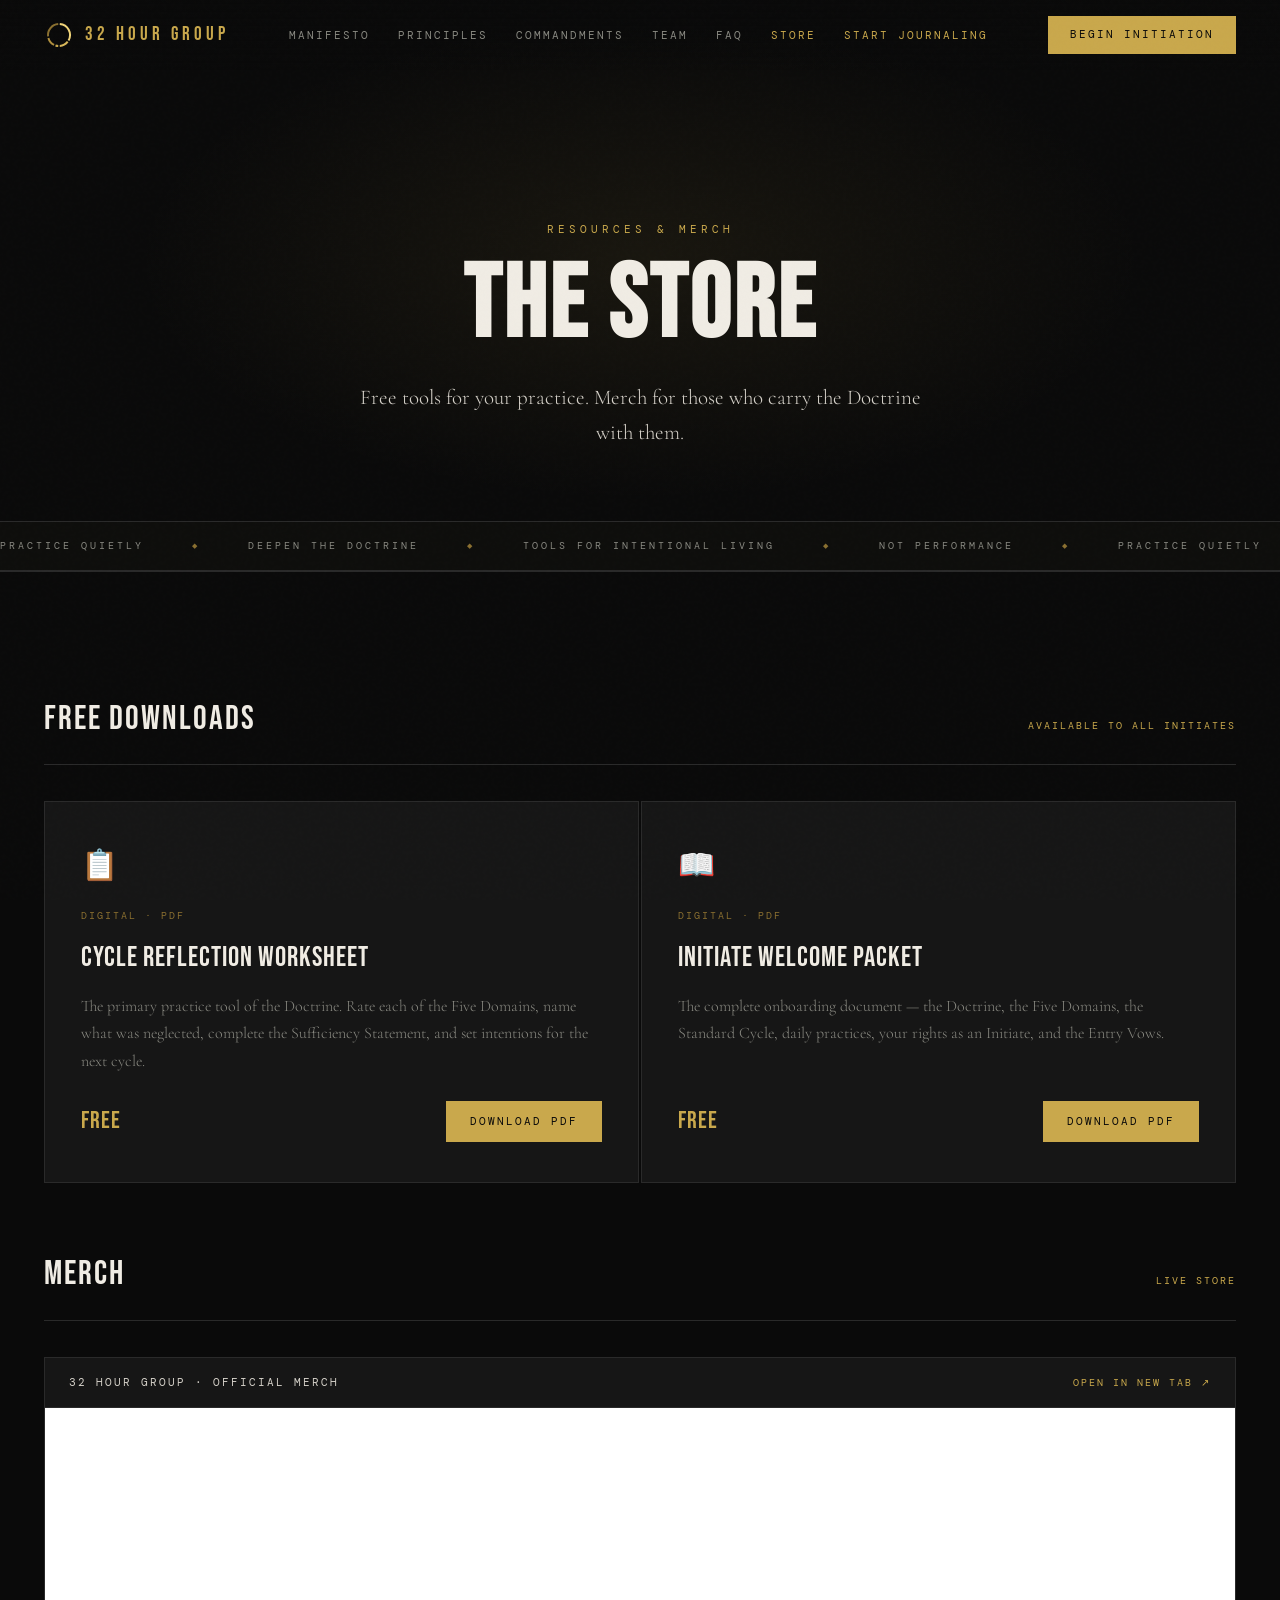
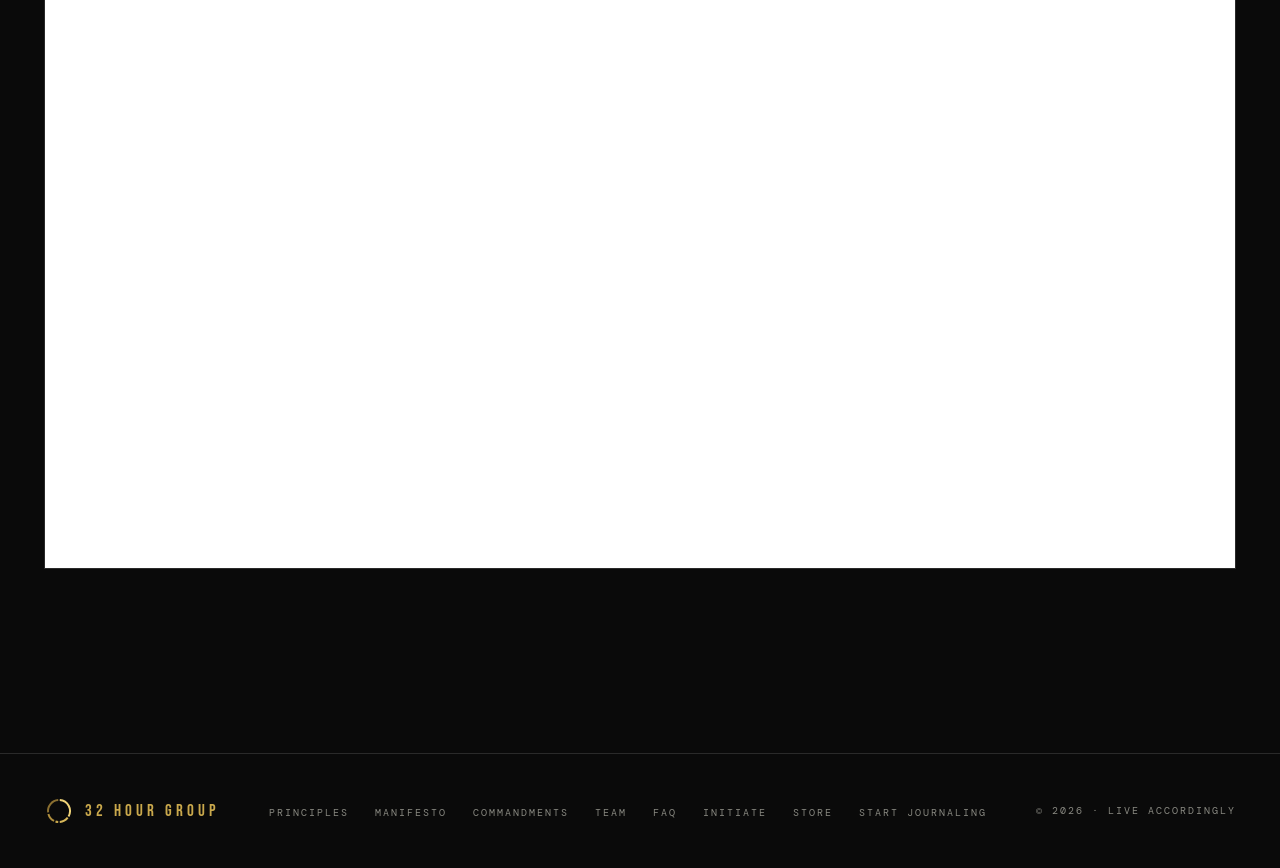
<file: store.html>
<!DOCTYPE html>
<html lang="en">
<head>
<meta charset="UTF-8">
<meta name="viewport" content="width=device-width, initial-scale=1.0">
<title>The Store — 32 Hour Group</title>
<meta name="description" content="Resources, worksheets, and merch for Initiates — including the Welcome Packet and the Cycle Reflection Worksheet.">
<meta name="robots" content="index, follow">
<link rel="canonical" href="https://32hourgroup.com/store.html">
<meta name="theme-color" content="#0a0a0a">
<meta name="author" content="32 Hour Group">
<meta property="og:type" content="website">
<meta property="og:site_name" content="32 Hour Group">
<meta property="og:title" content="The Store — 32 Hour Group">
<meta property="og:description" content="Resources, worksheets, and merch for Initiates — including the Welcome Packet and the Cycle Reflection Worksheet.">
<meta property="og:url" content="https://32hourgroup.com/store.html">
<meta property="og:image" content="https://32hourgroup.com/assets/images/og-dial.png">
<meta property="og:image:width" content="1200">
<meta property="og:image:height" content="630">
<meta property="og:image:alt" content="32 Hour Group — A Day Is 32 Hours">
<meta name="twitter:card" content="summary_large_image">
<meta name="twitter:title" content="The Store — 32 Hour Group">
<meta name="twitter:description" content="Resources, worksheets, and merch for Initiates — including the Welcome Packet and the Cycle Reflection Worksheet.">
<meta name="twitter:image" content="https://32hourgroup.com/assets/images/og-dial.png">
<link rel="icon" href="/favicon.ico" sizes="any">
<link rel="icon" type="image/png" sizes="32x32" href="/assets/images/favicon-32.png">
<link rel="icon" type="image/png" sizes="16x16" href="/assets/images/favicon-16.png">
<link rel="apple-touch-icon" sizes="180x180" href="/assets/images/apple-touch-icon.png">
<link rel="preconnect" href="https://fonts.googleapis.com">
<link rel="preconnect" href="https://fonts.gstatic.com" crossorigin>
<link href="https://fonts.googleapis.com/css2?family=Cormorant+Garamond:ital,wght@0,300;0,400;0,600;1,300;1,400&family=Bebas+Neue&family=DM+Mono:wght@300;400&display=swap" rel="stylesheet">
<link rel="stylesheet" href="style.css">
<script src="app.js" defer></script>
</head>
<body data-page="store">
<a href="#main" class="skip-link">Skip to content</a>
<nav id="nav-el">
  <a class="nav-logo" href="index.html" aria-label="32 Hour Group home"><svg class="navmark" viewBox="0 0 60 60" aria-hidden="true"></svg><span>32 HOUR GROUP</span></a>
  <ul class="nav-links"><li><a href="manifesto.html">Manifesto</a></li><li><a href="principles.html">Principles</a></li><li><a href="commandments.html">Commandments</a></li><li><a href="team.html">Team</a></li><li><a href="faq.html">FAQ</a></li><li><a href="store.html">Store</a></li><li><a class="nav-app" href="https://app.32hourgroup.com" target="_blank" rel="noopener">Start Journaling</a></li></ul>
  <a href="initiation.html" class="nav-cta">Begin Initiation</a>
  <button class="nav-burger" id="hamburger" aria-label="Open menu" aria-expanded="false" aria-controls="mobileMenu"><span></span><span></span><span></span></button>
</nav>
<div id="mobileMenu" class="mobile-menu" role="dialog" aria-modal="true" aria-label="Site navigation" aria-hidden="true">
  <button class="mobile-close" id="mobileClose" aria-label="Close menu">CLOSE ✕</button>
  <ul class="mobile-links"><li><a href="manifesto.html">Manifesto</a></li><li><a href="principles.html">Principles</a></li><li><a href="commandments.html">Commandments</a></li><li><a href="team.html">Team</a></li><li><a href="faq.html">FAQ</a></li><li><a href="store.html">Store</a></li><li><a class="app" href="https://app.32hourgroup.com" target="_blank" rel="noopener">Start Journaling</a></li></ul>
  <a href="initiation.html" class="mobile-cta">Begin Initiation</a>
</div>
<section id="main" tabindex="-1" class="page-hero">
  <div class="page-hero-bg"></div><div class="page-hero-dial"><svg viewBox="0 0 560 560"></svg></div>
  <div class="page-tag">Resources & Merch</div>
  <h1 class="page-title">The Store</h1>
  <p class="page-subtitle">Free tools for your practice. Merch for those who carry the Doctrine with them.</p>
</section><div class="doctrine-strip"><div class="strip-track"><div class="strip-item">Practice Quietly</div><div class="strip-item">Deepen the Doctrine</div><div class="strip-item">Tools for Intentional Living</div><div class="strip-item">Not Performance</div><div class="strip-item">Practice Quietly</div><div class="strip-item">Deepen the Doctrine</div><div class="strip-item">Tools for Intentional Living</div><div class="strip-item">Not Performance</div></div></div><section class="sec"><div class="sec-inner"><div class="store-cat reveal"><div class="cat-head"><div class="cat-title">Free Downloads</div><div class="cat-label">Available to All Initiates</div></div><div class="dl-grid"><div class="dl-card"><div class="dl-ic">📋</div><div class="dl-tag">Digital · PDF</div><div class="dl-name">Cycle Reflection Worksheet</div><p class="dl-desc">The primary practice tool of the Doctrine. Rate each of the Five Domains, name what was neglected, complete the Sufficiency Statement, and set intentions for the next cycle.</p><div class="dl-foot"><div class="dl-price">Free</div><a href="/assets/downloads/cycle-reflection-worksheet.pdf" class="dl-btn" target="_blank" download>Download PDF</a></div></div><div class="dl-card"><div class="dl-ic">📖</div><div class="dl-tag">Digital · PDF</div><div class="dl-name">Initiate Welcome Packet</div><p class="dl-desc">The complete onboarding document — the Doctrine, the Five Domains, the Standard Cycle, daily practices, your rights as an Initiate, and the Entry Vows.</p><div class="dl-foot"><div class="dl-price">Free</div><a href="/assets/downloads/initiate-welcome-packet.pdf" class="dl-btn" target="_blank" download>Download PDF</a></div></div></div></div><div class="store-cat reveal"><div class="cat-head"><div class="cat-title">Merch</div><div class="cat-label">Live Store</div></div><div class="merch"><div class="merch-bar"><span class="merch-bar-label">32 Hour Group · Official Merch</span><a href="https://32hourgroup.creator-spring.com/" target="_blank" rel="noopener" class="merch-bar-link">Open in new tab ↗</a></div><iframe src="https://32hourgroup.creator-spring.com/" title="32 Hour Group Merch Store" loading="lazy"></iframe><div class="merch-fallback"><div class="merch-fallback-title">Shop the Collection</div><p class="merch-fallback-text">Browse tees, hoodies, mugs, stickers and more in the official 32 Hour Group store.</p><a href="https://32hourgroup.creator-spring.com/" target="_blank" rel="noopener" class="btn btn-primary">Open Store ↗</a></div></div></div></div></section>
<footer>
  <a class="footer-logo" href="index.html" aria-label="32 Hour Group home"><svg class="navmark" viewBox="0 0 60 60" aria-hidden="true"></svg><span>32 HOUR GROUP</span></a>
  <ul class="footer-links"><li><a href="principles.html">Principles</a></li><li><a href="manifesto.html">Manifesto</a></li><li><a href="commandments.html">Commandments</a></li><li><a href="team.html">Team</a></li><li><a href="faq.html">FAQ</a></li><li><a href="initiation.html">Initiate</a></li><li><a href="store.html">Store</a></li><li><a href="https://app.32hourgroup.com" target="_blank" rel="noopener">Start Journaling</a></li></ul>
  <div class="footer-copy">© 2026 · Live Accordingly</div>
</footer>
</body>
</html>
</file>
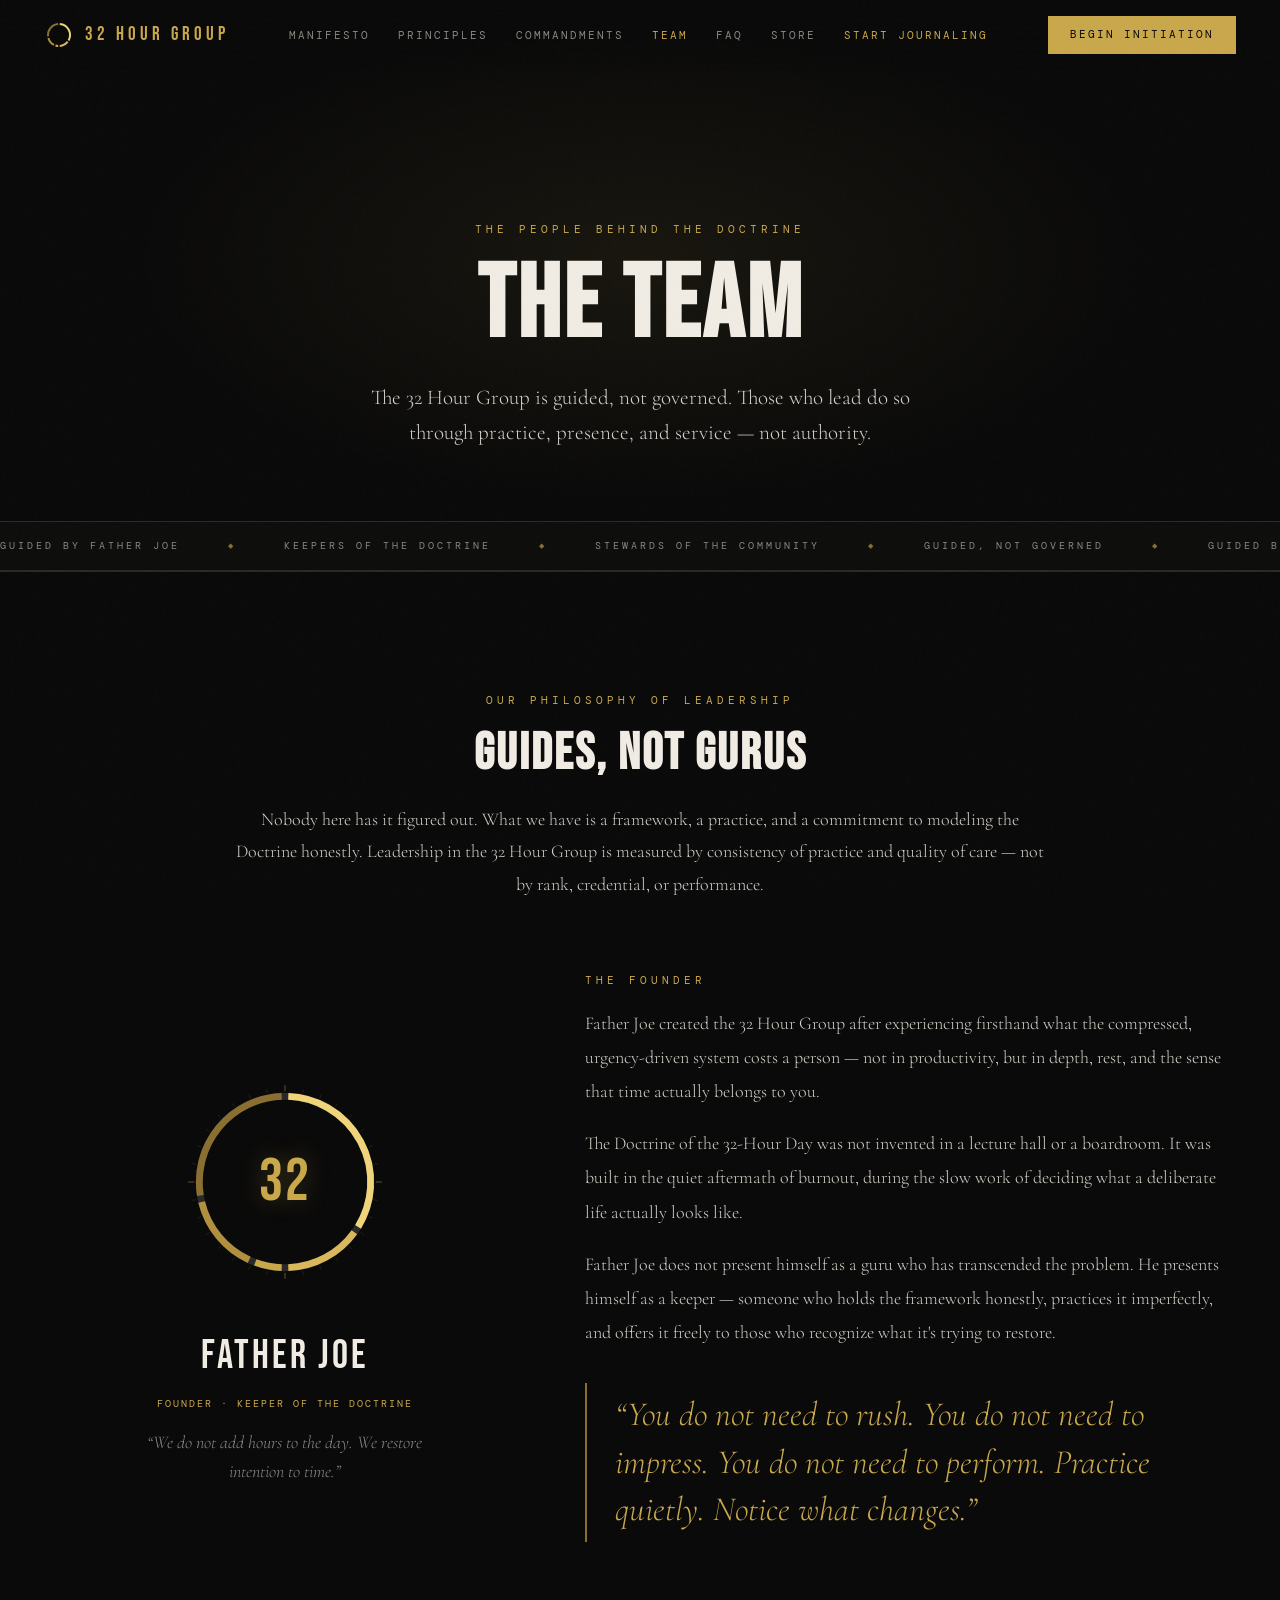
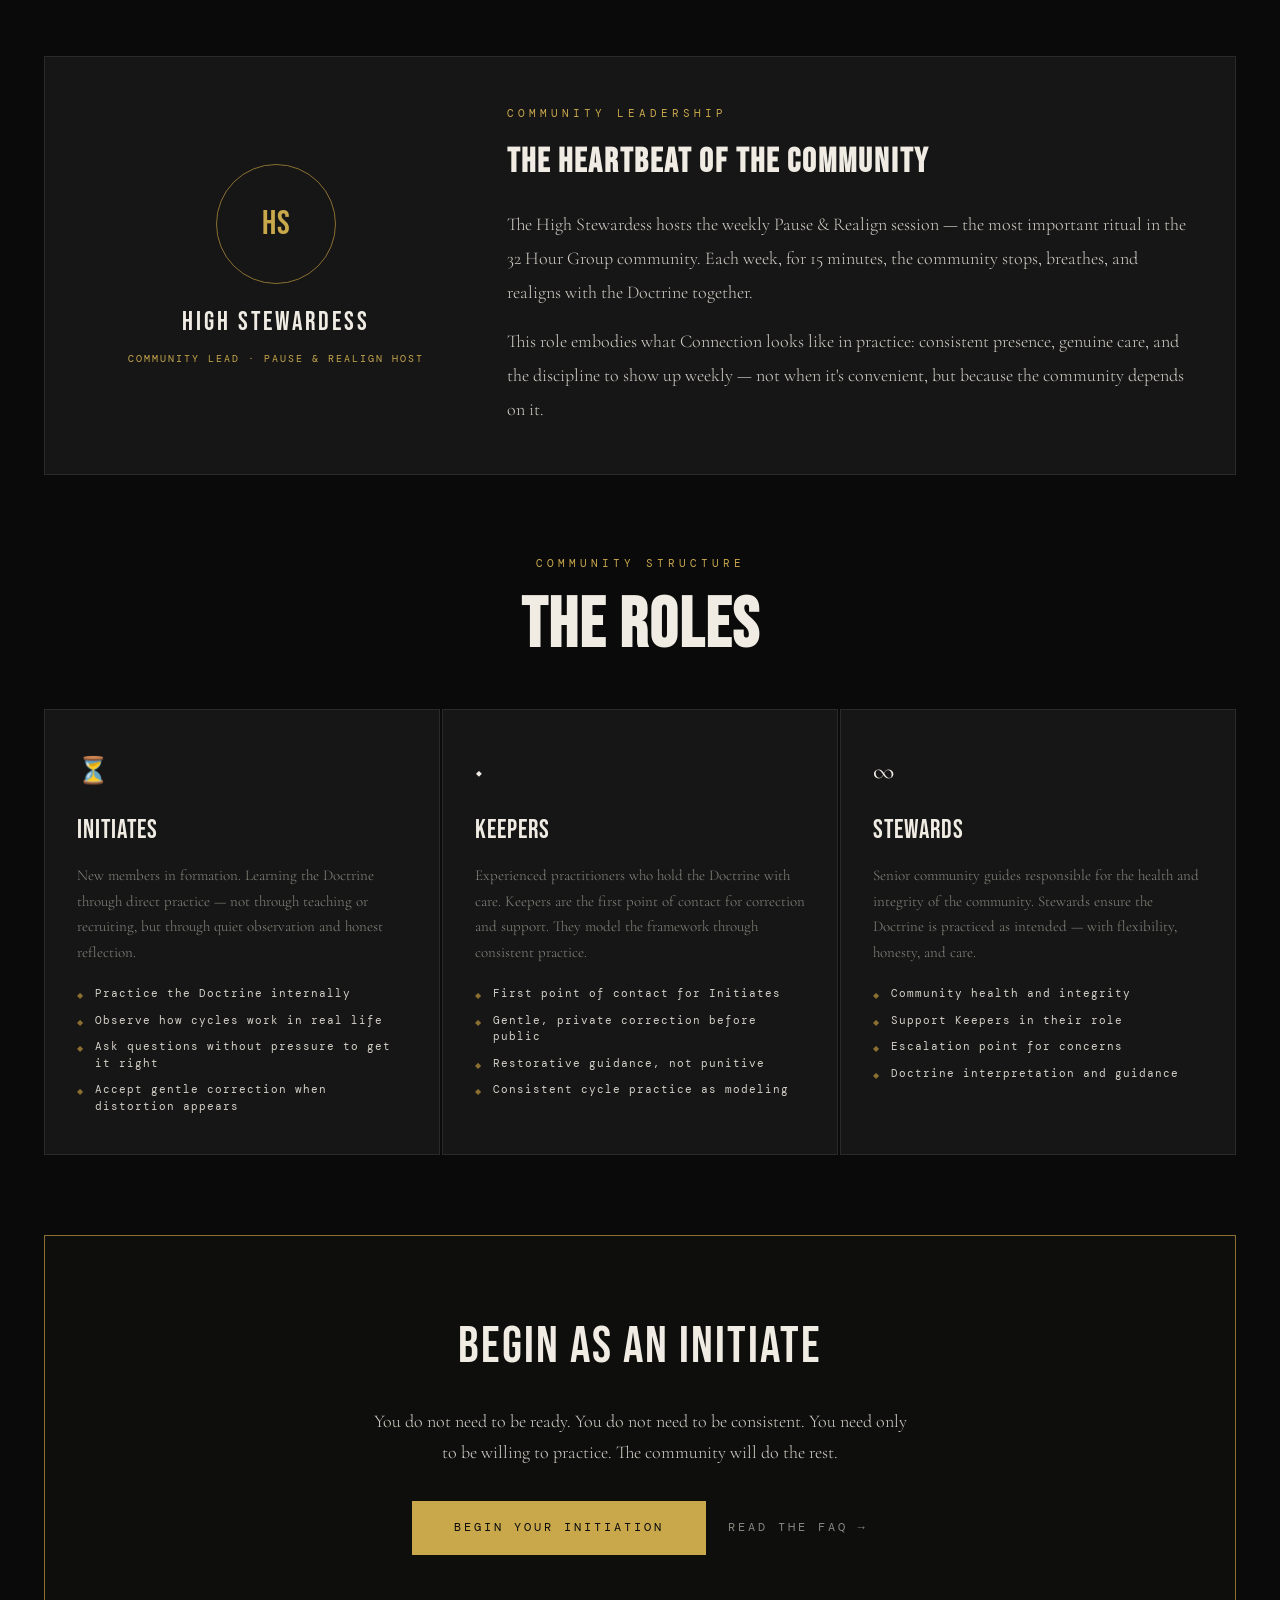
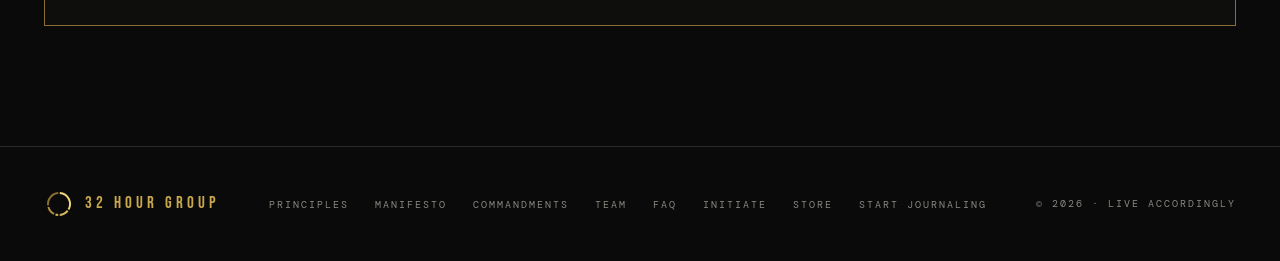
<file: team.html>
<!DOCTYPE html>
<html lang="en">
<head>
<meta charset="UTF-8">
<meta name="viewport" content="width=device-width, initial-scale=1.0">
<title>The Team — 32 Hour Group</title>
<meta name="description" content="Meet the keepers of the Doctrine. Father Joe, the High Stewardess, and the roles that hold the 32 Hour Group together.">
<meta name="robots" content="index, follow">
<link rel="canonical" href="https://32hourgroup.com/team.html">
<meta name="theme-color" content="#0a0a0a">
<meta name="author" content="32 Hour Group">
<meta property="og:type" content="website">
<meta property="og:site_name" content="32 Hour Group">
<meta property="og:title" content="The Team — 32 Hour Group">
<meta property="og:description" content="Meet the keepers of the Doctrine. Father Joe, the High Stewardess, and the roles that hold the 32 Hour Group together.">
<meta property="og:url" content="https://32hourgroup.com/team.html">
<meta property="og:image" content="https://32hourgroup.com/assets/images/og-dial.png">
<meta property="og:image:width" content="1200">
<meta property="og:image:height" content="630">
<meta property="og:image:alt" content="32 Hour Group — A Day Is 32 Hours">
<meta name="twitter:card" content="summary_large_image">
<meta name="twitter:title" content="The Team — 32 Hour Group">
<meta name="twitter:description" content="Meet the keepers of the Doctrine. Father Joe, the High Stewardess, and the roles that hold the 32 Hour Group together.">
<meta name="twitter:image" content="https://32hourgroup.com/assets/images/og-dial.png">
<link rel="icon" href="/favicon.ico" sizes="any">
<link rel="icon" type="image/png" sizes="32x32" href="/assets/images/favicon-32.png">
<link rel="icon" type="image/png" sizes="16x16" href="/assets/images/favicon-16.png">
<link rel="apple-touch-icon" sizes="180x180" href="/assets/images/apple-touch-icon.png">
<link rel="preconnect" href="https://fonts.googleapis.com">
<link rel="preconnect" href="https://fonts.gstatic.com" crossorigin>
<link href="https://fonts.googleapis.com/css2?family=Cormorant+Garamond:ital,wght@0,300;0,400;0,600;1,300;1,400&family=Bebas+Neue&family=DM+Mono:wght@300;400&display=swap" rel="stylesheet">
<link rel="stylesheet" href="style.css">
<script src="app.js" defer></script>
</head>
<body data-page="team">
<a href="#main" class="skip-link">Skip to content</a>
<nav id="nav-el">
  <a class="nav-logo" href="index.html" aria-label="32 Hour Group home"><svg class="navmark" viewBox="0 0 60 60" aria-hidden="true"></svg><span>32 HOUR GROUP</span></a>
  <ul class="nav-links"><li><a href="manifesto.html">Manifesto</a></li><li><a href="principles.html">Principles</a></li><li><a href="commandments.html">Commandments</a></li><li><a href="team.html">Team</a></li><li><a href="faq.html">FAQ</a></li><li><a href="store.html">Store</a></li><li><a class="nav-app" href="https://app.32hourgroup.com" target="_blank" rel="noopener">Start Journaling</a></li></ul>
  <a href="initiation.html" class="nav-cta">Begin Initiation</a>
  <button class="nav-burger" id="hamburger" aria-label="Open menu" aria-expanded="false" aria-controls="mobileMenu"><span></span><span></span><span></span></button>
</nav>
<div id="mobileMenu" class="mobile-menu" role="dialog" aria-modal="true" aria-label="Site navigation" aria-hidden="true">
  <button class="mobile-close" id="mobileClose" aria-label="Close menu">CLOSE ✕</button>
  <ul class="mobile-links"><li><a href="manifesto.html">Manifesto</a></li><li><a href="principles.html">Principles</a></li><li><a href="commandments.html">Commandments</a></li><li><a href="team.html">Team</a></li><li><a href="faq.html">FAQ</a></li><li><a href="store.html">Store</a></li><li><a class="app" href="https://app.32hourgroup.com" target="_blank" rel="noopener">Start Journaling</a></li></ul>
  <a href="initiation.html" class="mobile-cta">Begin Initiation</a>
</div>
<section id="main" tabindex="-1" class="page-hero">
  <div class="page-hero-bg"></div><div class="page-hero-dial"><svg viewBox="0 0 560 560"></svg></div>
  <div class="page-tag">The People Behind the Doctrine</div>
  <h1 class="page-title">The Team</h1>
  <p class="page-subtitle">The 32 Hour Group is guided, not governed. Those who lead do so through practice, presence, and service — not authority.</p>
</section><div class="doctrine-strip"><div class="strip-track"><div class="strip-item">Guided by Father Joe</div><div class="strip-item">Keepers of the Doctrine</div><div class="strip-item">Stewards of the Community</div><div class="strip-item">Guided, Not Governed</div><div class="strip-item">Guided by Father Joe</div><div class="strip-item">Keepers of the Doctrine</div><div class="strip-item">Stewards of the Community</div><div class="strip-item">Guided, Not Governed</div></div></div><section class="sec"><div class="sec-inner"><div class="sec-inner narrow reveal" style="text-align:center;margin-bottom:72px"><div class="section-label">Our Philosophy of Leadership</div><h2 class="sec-title" style="font-size:clamp(32px,4vw,56px);margin-bottom:24px">Guides, Not Gurus</h2><p style="font-size:18px;font-weight:300;line-height:1.8;color:var(--light)">Nobody here has it figured out. What we have is a framework, a practice, and a commitment to modeling the Doctrine honestly. Leadership in the 32 Hour Group is measured by consistency of practice and quality of care — not by rank, credential, or performance.</p></div><div class="feat reveal" style="margin-bottom:80px"><div><div class="coin"><svg viewBox="0 0 560 560" style="width:100%;height:100%;overflow:visible"><g id="coinG"></g></svg><div class="ct">32</div></div><div class="coin-name">Father Joe</div><div class="coin-role">Founder · Keeper of the Doctrine</div><p class="coin-quote">“We do not add hours to the day. We restore intention to time.”</p></div><div class="feat-bio"><div class="pl">The Founder</div><p class="pp">Father Joe created the 32 Hour Group after experiencing firsthand what the compressed, urgency-driven system costs a person — not in productivity, but in depth, rest, and the sense that time actually belongs to you.</p><p class="pp">The Doctrine of the 32-Hour Day was not invented in a lecture hall or a boardroom. It was built in the quiet aftermath of burnout, during the slow work of deciding what a deliberate life actually looks like.</p><p class="pp">Father Joe does not present himself as a guru who has transcended the problem. He presents himself as a keeper — someone who holds the framework honestly, practices it imperfectly, and offers it freely to those who recognize what it's trying to restore.</p><div class="pull"><p>“You do not need to rush. You do not need to impress. You do not need to perform. Practice quietly. Notice what changes.”</p></div></div></div><div class="steward reveal" style="margin-bottom:80px"><div style="text-align:center"><div class="seal">HS</div><div class="coin-name" style="font-size:26px;margin-top:18px">High Stewardess</div><div class="coin-role">Community Lead · Pause &amp; Realign Host</div></div><div><div class="section-label" style="margin-bottom:12px">Community Leadership</div><h3 style="font-family:'Bebas Neue',sans-serif;font-size:34px;letter-spacing:2px;color:var(--white);margin-bottom:18px">The Heartbeat of the Community</h3><p style="font-size:18px;font-weight:300;line-height:1.9;color:var(--light);margin-bottom:14px">The High Stewardess hosts the weekly Pause &amp; Realign session — the most important ritual in the 32 Hour Group community. Each week, for 15 minutes, the community stops, breathes, and realigns with the Doctrine together.</p><p style="font-size:18px;font-weight:300;line-height:1.9;color:var(--light)">This role embodies what Connection looks like in practice: consistent presence, genuine care, and the discipline to show up weekly — not when it's convenient, but because the community depends on it.</p></div></div><div class="reveal" style="text-align:center;margin-bottom:48px"><div class="section-label">Community Structure</div><h2 class="sec-title">The Roles</h2></div><div class="roles"><div class="role reveal"><div class="role-ic">⏳</div><div class="role-t">Initiates</div><p class="role-d">New members in formation. Learning the Doctrine through direct practice — not through teaching or recruiting, but through quiet observation and honest reflection.</p><ul class="role-list"><li>Practice the Doctrine internally</li><li>Observe how cycles work in real life</li><li>Ask questions without pressure to get it right</li><li>Accept gentle correction when distortion appears</li></ul></div><div class="role reveal"><div class="role-ic">◆</div><div class="role-t">Keepers</div><p class="role-d">Experienced practitioners who hold the Doctrine with care. Keepers are the first point of contact for correction and support. They model the framework through consistent practice.</p><ul class="role-list"><li>First point of contact for Initiates</li><li>Gentle, private correction before public</li><li>Restorative guidance, not punitive</li><li>Consistent cycle practice as modeling</li></ul></div><div class="role reveal"><div class="role-ic">∞</div><div class="role-t">Stewards</div><p class="role-d">Senior community guides responsible for the health and integrity of the community. Stewards ensure the Doctrine is practiced as intended — with flexibility, honesty, and care.</p><ul class="role-list"><li>Community health and integrity</li><li>Support Keepers in their role</li><li>Escalation point for concerns</li><li>Doctrine interpretation and guidance</li></ul></div></div><div class="join reveal" style="margin-top:80px"><div class="join-title">Begin as an Initiate</div><p class="join-text">You do not need to be ready. You do not need to be consistent. You need only to be willing to practice. The community will do the rest.</p><div class="btn-row"><a href="initiation.html" class="btn btn-primary">Begin Your Initiation</a><a href="faq.html" class="btn btn-ghost">Read the FAQ</a></div></div></div></section>
<footer>
  <a class="footer-logo" href="index.html" aria-label="32 Hour Group home"><svg class="navmark" viewBox="0 0 60 60" aria-hidden="true"></svg><span>32 HOUR GROUP</span></a>
  <ul class="footer-links"><li><a href="principles.html">Principles</a></li><li><a href="manifesto.html">Manifesto</a></li><li><a href="commandments.html">Commandments</a></li><li><a href="team.html">Team</a></li><li><a href="faq.html">FAQ</a></li><li><a href="initiation.html">Initiate</a></li><li><a href="store.html">Store</a></li><li><a href="https://app.32hourgroup.com" target="_blank" rel="noopener">Start Journaling</a></li></ul>
  <div class="footer-copy">© 2026 · Live Accordingly</div>
</footer>
</body>
</html>
</file>
<file: style.css>
/* ============================================================
   32 HOUR GROUP — Shared stylesheet (the 32-Dial redesign)
   Plain CSS, no build step. One system across all pages.
   ============================================================ */
:root{
  --black:#0a0a0a; --dark:#0e0e0c; --card:#161616; --border:#2a2a2a;
  --gold:#c9a84c; --gold-bright:#f0d479; --gold-dim:#8a6f30;
  --white:#f0ece4; --grey:#888880; --light:#d4d0c8;
  --d-creation:#f0d479; --d-maintenance:#d8b85a; --d-reflection:#c9a84c;
  --d-connection:#b08f3e; --d-rest:#8a6f30;
  --ease:cubic-bezier(.16,.84,.34,1);
  --maxw:1200px;
}
*,*::before,*::after{box-sizing:border-box;margin:0;padding:0;}
html{scroll-behavior:smooth;}
body{ background:var(--black); color:var(--white);
  font-family:'Cormorant Garamond',Georgia,serif; overflow-x:hidden; line-height:1.6; }
body::after{ content:''; position:fixed; inset:0; pointer-events:none; z-index:90; opacity:.32;
  background-image:url("data:image/svg+xml,%3Csvg viewBox='0 0 256 256' xmlns='http://www.w3.org/2000/svg'%3E%3Cfilter id='n'%3E%3CfeTurbulence type='fractalNoise' baseFrequency='0.9' numOctaves='4' stitchTiles='stitch'/%3E%3C/filter%3E%3Crect width='100%25' height='100%25' filter='url(%23n)' opacity='0.04'/%3E%3C/svg%3E"); }
section{position:relative;}
img{max-width:100%;display:block;}
a{color:inherit;}

/* skip link + focus */
.skip-link{ position:absolute; left:-9999px; top:0; z-index:10000; background:var(--gold); color:var(--black);
  font-family:'DM Mono',monospace; font-size:12px; letter-spacing:2px; text-transform:uppercase; text-decoration:none; padding:14px 22px; }
.skip-link:focus{ left:16px; top:16px; }
:where(a,button,[tabindex]):focus-visible{ outline:2px solid var(--gold); outline-offset:3px; }

/* type helpers */
.eyebrow{ font-family:'DM Mono',monospace; font-size:11px; letter-spacing:4px; text-transform:uppercase; color:var(--gold); }
.lead{ font-family:'Cormorant Garamond',serif; font-style:italic; font-weight:300; }

/* ---------- NAV ---------- */
nav{ position:fixed; top:0; left:0; right:0; z-index:80; display:flex; justify-content:space-between;
  align-items:center; gap:24px; padding:16px 44px; transition:all .4s var(--ease);
  background:linear-gradient(to bottom,rgba(10,10,10,.96),transparent); }
nav.scrolled{ background:rgba(10,10,10,.98); border-bottom:1px solid var(--border); padding:11px 44px; }
.nav-logo,.footer-logo{ display:flex; align-items:center; gap:11px; text-decoration:none; flex-shrink:0; }
.navmark{ width:30px; height:30px; flex-shrink:0; }
.nav-logo span,.footer-logo span{ font-family:'Bebas Neue',sans-serif; font-size:19px; letter-spacing:4px; color:var(--gold); white-space:nowrap; }
.nav-links{ display:flex; gap:28px; list-style:none; align-items:center; flex-wrap:wrap; justify-content:center; }
.nav-links a{ font-family:'DM Mono',monospace; font-size:11px; letter-spacing:2px; text-transform:uppercase;
  color:var(--grey); text-decoration:none; transition:color .3s; white-space:nowrap; }
.nav-links a:hover,.nav-links a.active{ color:var(--gold); }
.nav-app{ color:var(--gold) !important; }
.nav-app:hover{ color:var(--white) !important; }
.nav-cta{ font-family:'DM Mono',monospace; font-size:11px; letter-spacing:2px; text-transform:uppercase;
  background:var(--gold); color:var(--black); padding:10px 22px; text-decoration:none; transition:all .3s; flex-shrink:0; }
.nav-cta:hover{ background:var(--white); }
.nav-burger{ display:none; flex-direction:column; gap:6px; cursor:pointer; padding:12px; background:none; border:none;
  z-index:200; position:relative; min-width:48px; min-height:48px; justify-content:center; align-items:center; }
.nav-burger span{ display:block; width:28px; height:2px; background:var(--white); transition:.3s; }

/* mobile menu */
.mobile-menu{ position:fixed; inset:0; background:rgba(10,10,10,.99); z-index:9999; flex-direction:column;
  align-items:center; justify-content:center; gap:0; display:none; }
.mobile-menu.open{ display:flex; }
.mobile-close{ position:absolute; top:30px; right:26px; background:none; border:none; color:var(--grey);
  font-family:'DM Mono',monospace; font-size:11px; letter-spacing:3px; text-transform:uppercase; cursor:pointer; padding:12px; }
.mobile-links{ list-style:none; display:flex; flex-direction:column; align-items:center; gap:2px; margin-bottom:44px; }
.mobile-links a{ font-family:'Bebas Neue',sans-serif; font-size:42px; letter-spacing:3px; color:var(--grey);
  text-decoration:none; line-height:1.3; padding:4px 0; }
.mobile-links a.app{ color:var(--gold); }
.mobile-cta{ font-family:'DM Mono',monospace; font-size:12px; letter-spacing:3px; text-transform:uppercase;
  background:var(--gold); color:var(--black); padding:17px 44px; text-decoration:none; }

/* ---------- BUTTONS ---------- */
.btn{ font-family:'DM Mono',monospace; font-size:12px; letter-spacing:3px; text-transform:uppercase;
  text-decoration:none; transition:all .35s var(--ease); display:inline-block; }
.btn-primary{ background:var(--gold); color:var(--black); padding:17px 42px; }
.btn-primary:hover{ background:var(--white); transform:translateY(-2px); }
.btn-ghost{ color:var(--grey); display:inline-flex; align-items:center; gap:9px; }
.btn-ghost::after{ content:'→'; transition:transform .35s var(--ease); }
.btn-ghost:hover{ color:var(--white); } .btn-ghost:hover::after{ transform:translateX(5px); }
.btn-row{ display:flex; gap:22px; align-items:center; justify-content:center; flex-wrap:wrap; }

/* ---------- SECTION SHELL ---------- */
.sec{ padding:120px 44px; border-top:1px solid var(--border); }
.sec.alt{ background:var(--dark); }
.sec-inner{ max-width:var(--maxw); margin:0 auto; }
.sec-inner.narrow{ max-width:820px; }
.sec-head{ text-align:center; margin-bottom:64px; }
.sec-head .eyebrow{ display:block; margin-bottom:18px; }
.sec-title{ font-family:'Bebas Neue',sans-serif; font-size:clamp(40px,5.5vw,80px); letter-spacing:2px; color:var(--white); line-height:1; }
.section-label{ font-family:'DM Mono',monospace; font-size:11px; letter-spacing:4px; text-transform:uppercase; color:var(--gold); margin-bottom:18px; }

/* ---------- PAGE HERO (interior) ---------- */
.page-hero{ min-height:58vh; display:flex; flex-direction:column; align-items:center; justify-content:flex-end;
  text-align:center; padding:150px 24px 70px; border-bottom:1px solid var(--border); position:relative; overflow:hidden; }
.page-hero-dial{ position:absolute; top:50%; left:50%; width:560px; max-width:120vw; aspect-ratio:1/1;
  transform:translate(-50%,-46%); opacity:.13; pointer-events:none; }
.page-hero-bg{ position:absolute; inset:0; background:radial-gradient(ellipse 60% 70% at 50% 50%, rgba(201,168,76,.08) 0%, transparent 66%); }
.page-tag{ font-family:'DM Mono',monospace; font-size:11px; letter-spacing:4px; text-transform:uppercase; color:var(--gold); margin-bottom:20px; position:relative; }
.page-title{ font-family:'Bebas Neue',sans-serif; font-size:clamp(52px,8vw,116px); line-height:.95; letter-spacing:3px; color:var(--white); position:relative; }
.page-subtitle{ font-size:clamp(17px,2vw,21px); font-weight:300; line-height:1.7; color:var(--light); max-width:600px; margin-top:24px; position:relative; }

/* ---------- DOCTRINE STRIP ---------- */
.doctrine-strip{ border-bottom:1px solid var(--border); padding:16px 0; overflow:hidden; background:var(--dark); }
.strip-track{ display:flex; gap:48px; width:max-content; animation:marquee 28s linear infinite; }
.strip-item{ font-family:'DM Mono',monospace; font-size:10px; letter-spacing:3px; text-transform:uppercase; color:var(--grey); white-space:nowrap; display:flex; align-items:center; gap:48px; }
.strip-item::after{ content:'◆'; color:var(--gold-dim); font-size:7px; }
@keyframes marquee{ from{transform:translateX(0);} to{transform:translateX(-50%);} }

/* ---------- DIAL ---------- */
.dial-wrap{ position:relative; width:100%; aspect-ratio:1/1; margin:0 auto; }
.dial-wrap svg{ width:100%; height:100%; display:block; overflow:visible; }
.track{ fill:none; stroke:var(--border); stroke-width:16; }
.arc{ fill:none; stroke-width:16; stroke-linecap:butt; transition:stroke-width .55s var(--ease), opacity .55s var(--ease), filter .55s var(--ease); }
.arc.dim{ opacity:.18; } .arc.active{ stroke-width:24; filter:brightness(1.55) drop-shadow(0 0 14px rgba(240,212,121,.55)); }
.arc.hl:not(.active){ filter:brightness(1.35); }
.arc.interactive{ cursor:pointer; }
.arc-hit{ fill:none; stroke:transparent; pointer-events:stroke; cursor:pointer; }
/* keyboard focus is shown via the arc glow (paint on focus), not a bounding box */
.arc:focus,.arc:focus-visible,.arc-hit:focus,.arc-hit:focus-visible{ outline:none; }
.tick{ stroke:var(--gold-dim); stroke-width:1; opacity:.5; } .tick.major{ stroke:var(--gold); stroke-width:1.3; opacity:.85; }
.tick-num{ fill:var(--grey); font-family:'DM Mono',monospace; font-size:13px; text-anchor:middle; dominant-baseline:middle; }
.dc{ position:absolute; inset:0; display:flex; flex-direction:column; align-items:center; justify-content:center; text-align:center; pointer-events:none; }
.dc-kick{ font-family:'DM Mono',monospace; font-size:11px; letter-spacing:5px; text-transform:uppercase; color:var(--grey); }
.dc-num{ font-family:'Bebas Neue',sans-serif; font-size:clamp(72px,12vw,140px); line-height:.84; color:var(--gold); letter-spacing:2px; text-shadow:0 0 36px rgba(201,168,76,.28); transition:color .5s var(--ease); }
.dc-unit{ font-family:'DM Mono',monospace; font-size:12px; letter-spacing:8px; text-transform:uppercase; color:var(--light); margin-top:4px; padding-left:8px; }
.dc-sub{ font-family:'DM Mono',monospace; font-size:10px; letter-spacing:2px; text-transform:uppercase; color:var(--grey); margin-top:12px; }
.dial-legend{ display:flex; flex-wrap:wrap; gap:8px; justify-content:center; margin-top:28px; }
.leg{ display:flex; align-items:center; gap:9px; background:var(--card); border:1px solid var(--border); padding:9px 15px; cursor:pointer; transition:border-color .3s,background .3s; }
.leg:hover,.leg.active{ border-color:var(--gold-dim); background:#1b1a16; }
.leg .dot{ width:9px; height:9px; border-radius:50%; flex-shrink:0; }
.leg .nm{ font-family:'DM Mono',monospace; font-size:10px; letter-spacing:2px; text-transform:uppercase; color:var(--light); }
.leg .hr{ font-family:'DM Mono',monospace; font-size:10px; letter-spacing:1px; color:var(--gold-dim); }

/* ---------- HOME ---------- */
.hero{ min-height:100vh; display:flex; flex-direction:column; align-items:center; justify-content:center; text-align:center; padding:120px 24px 70px; }
.hero-glow{ position:absolute; inset:0; pointer-events:none; background:radial-gradient(ellipse 46% 52% at 50% 46%, rgba(201,168,76,.10) 0%, transparent 66%); }
.hero-dial{ position:relative; width:min(74vw,500px); aspect-ratio:1/1; }
.hero-line{ font-family:'Cormorant Garamond',serif; font-size:clamp(28px,4.6vw,60px); font-weight:300; line-height:1.06; color:var(--white); margin-top:40px; }
.hero-line em{ font-style:italic; color:var(--gold); }
.hero-sub{ font-size:clamp(17px,2vw,20px); font-weight:300; line-height:1.7; color:var(--light); max-width:540px; margin:24px auto 0; }
.cards3{ display:grid; grid-template-columns:repeat(3,1fr); gap:2px; }
.pcard{ background:var(--card); border:1px solid var(--border); padding:42px 34px; transition:border-color .4s var(--ease),transform .4s var(--ease); }
.pcard:hover{ border-color:var(--gold-dim); transform:translateY(-4px); }
.pcard .t{ font-family:'DM Mono',monospace; font-size:10px; letter-spacing:3px; text-transform:uppercase; color:var(--gold-dim); margin-bottom:16px; }
.pcard h3{ font-family:'Bebas Neue',sans-serif; font-size:27px; letter-spacing:1px; color:var(--white); margin-bottom:12px; }
.pcard p{ font-size:16px; font-weight:300; line-height:1.7; color:var(--grey); }
.guide-grid{ display:grid; grid-template-columns:1fr 1fr; gap:80px; align-items:center; }
.coin{ position:relative; width:240px; height:240px; margin:0 auto; }
.coin .ct{ position:absolute; inset:0; display:flex; align-items:center; justify-content:center; font-family:'Bebas Neue',sans-serif; font-size:60px; color:var(--gold); letter-spacing:2px; text-shadow:0 0 24px rgba(201,168,76,.3); }
.guide-name{ font-family:'Bebas Neue',sans-serif; font-size:42px; letter-spacing:3px; color:var(--white); margin-top:24px; text-align:center; }
.guide-role{ font-family:'DM Mono',monospace; font-size:10px; letter-spacing:3px; text-transform:uppercase; color:var(--gold); text-align:center; margin-top:8px; }
.guide-quote{ font-family:'Cormorant Garamond',serif; font-style:italic; font-weight:300; font-size:clamp(24px,2.8vw,36px); line-height:1.4; color:var(--light); }
.guide-quote::before{ content:'“'; color:var(--gold-dim); } .guide-quote::after{ content:'”'; color:var(--gold-dim); }
.steps{ display:grid; grid-template-columns:repeat(3,1fr); gap:2px; }
.step{ background:var(--card); border:1px solid var(--border); padding:46px 34px 50px; text-align:center; transition:border-color .4s var(--ease); }
.step:hover{ border-color:var(--gold-dim); }
.step .num{ width:54px; height:54px; margin:0 auto 26px; border:1px solid var(--gold); border-radius:50%; display:flex; align-items:center; justify-content:center; font-family:'Bebas Neue',sans-serif; font-size:24px; color:var(--gold); }
.step h3{ font-family:'Bebas Neue',sans-serif; font-size:28px; letter-spacing:1px; color:var(--white); margin-bottom:14px; }
.step p{ font-size:16px; font-weight:300; line-height:1.7; color:var(--grey); }
.stakes-grid{ display:grid; grid-template-columns:1fr 1fr; gap:2px; }
.stk{ border:1px solid var(--border); padding:54px 46px; }
.stk.broken{ background:#0c0c0c; } .stk.whole{ background:#0f0f0a; border-color:var(--gold-dim); }
.stk-dialwrap{ width:200px; aspect-ratio:1/1; margin:0 auto 34px; }
.stk h3{ font-family:'Bebas Neue',sans-serif; font-size:clamp(30px,3.4vw,44px); letter-spacing:2px; margin-bottom:26px; line-height:1.05; text-align:center; }
.stk.broken h3{ color:var(--grey); } .stk.whole h3{ color:var(--gold); }
.stk ul{ list-style:none; display:flex; flex-direction:column; gap:16px; }
.stk li{ display:flex; gap:14px; font-size:16px; font-weight:300; line-height:1.5; align-items:flex-start; }
.stk.broken li{ color:var(--grey); } .stk.whole li{ color:var(--light); }
.stk .ic{ flex-shrink:0; margin-top:2px; } .stk.broken .ic{ color:#4a4a44; } .stk.whole .ic{ color:var(--gold); }
.final{ background:var(--dark); text-align:center; padding:160px 24px; border-top:1px solid var(--border); }
.final-glow{ position:absolute; inset:0; pointer-events:none; background:radial-gradient(ellipse 60% 70% at 50% 50%, rgba(201,168,76,.07) 0%, transparent 66%); }
.final h2{ font-family:'Bebas Neue',sans-serif; font-size:clamp(54px,9vw,128px); letter-spacing:3px; line-height:.92; color:var(--white); position:relative; }
.final h2 em{ display:block; font-family:'Cormorant Garamond',serif; font-style:italic; font-weight:300; color:var(--gold); font-size:.78em; }
.final p{ font-size:19px; font-weight:300; color:var(--grey); max-width:480px; margin:34px auto 48px; line-height:1.7; position:relative; }

/* ---------- PROSE (manifesto) ---------- */
.prose{ max-width:760px; margin:0 auto; padding:100px 24px; }
.prose-sec{ margin-bottom:8px; }
.pl{ font-family:'DM Mono',monospace; font-size:11px; letter-spacing:4px; text-transform:uppercase; color:var(--gold); margin-bottom:16px; }
.ph{ font-family:'Bebas Neue',sans-serif; font-size:clamp(34px,4.5vw,56px); letter-spacing:1px; color:var(--white); margin-bottom:24px; line-height:1; }
.pp{ font-size:19px; font-weight:300; line-height:1.9; color:var(--light); margin-bottom:18px; }
.pp strong{ color:var(--white); font-weight:400; }
.pull{ border-left:2px solid var(--gold-dim); padding:8px 0 8px 28px; margin:34px 0; }
.pull p{ font-family:'Cormorant Garamond',serif; font-style:italic; font-weight:300; font-size:clamp(24px,3vw,34px); line-height:1.4; color:var(--gold); }
.rule{ border:none; border-top:1px solid var(--border); margin:56px 0; }
.closer{ text-align:center; padding-top:40px; }
.closer-text{ font-family:'Cormorant Garamond',serif; font-style:italic; font-weight:300; font-size:clamp(32px,5vw,56px); color:var(--white); }
.closer-sub{ font-family:'DM Mono',monospace; font-size:11px; letter-spacing:3px; text-transform:uppercase; color:var(--gold); margin:18px 0 36px; }

/* ---------- COMMANDMENTS ---------- */
.cmd-list{ display:flex; flex-direction:column; gap:2px; }
.cmd{ display:grid; grid-template-columns:auto 1fr; gap:32px; background:var(--card); border:1px solid var(--border); padding:38px 40px; transition:border-color .4s var(--ease); }
.cmd:hover{ border-color:var(--gold-dim); }
.cmd-n{ font-family:'Bebas Neue',sans-serif; font-size:48px; color:var(--gold-dim); line-height:1; }
.cmd-t{ font-family:'Bebas Neue',sans-serif; font-size:26px; letter-spacing:1px; color:var(--white); margin-bottom:12px; }
.cmd-b{ font-size:17px; font-weight:300; line-height:1.7; color:var(--grey); }
.cmd-meta{ font-family:'DM Mono',monospace; font-size:10px; letter-spacing:2px; text-transform:uppercase; color:var(--gold-dim); margin-top:14px; }
.divider-q{ text-align:center; padding:80px 24px; }
.divider-q .q{ font-family:'Cormorant Garamond',serif; font-style:italic; font-weight:300; font-size:clamp(26px,3.4vw,40px); color:var(--gold); }
.divider-q .a{ font-family:'DM Mono',monospace; font-size:10px; letter-spacing:3px; text-transform:uppercase; color:var(--grey); margin-top:16px; }

/* ---------- TEAM ---------- */
.feat{ display:grid; grid-template-columns:.85fr 1.15fr; gap:60px; align-items:center; }
.coin-name{ font-family:'Bebas Neue',sans-serif; font-size:40px; letter-spacing:3px; color:var(--white); text-align:center; margin-top:22px; }
.coin-role{ font-family:'DM Mono',monospace; font-size:10px; letter-spacing:2px; text-transform:uppercase; color:var(--gold); text-align:center; margin-top:8px; }
.coin-quote{ font-family:'Cormorant Garamond',serif; font-style:italic; font-weight:300; font-size:18px; color:var(--grey); text-align:center; margin-top:16px; max-width:280px; margin-left:auto; margin-right:auto; }
.feat-bio .pp{ font-size:18px; }
.steward{ display:grid; grid-template-columns:.7fr 1.3fr; gap:48px; align-items:center; background:var(--card); border:1px solid var(--border); padding:48px; }
.seal{ width:120px; height:120px; margin:0 auto; border:1px solid var(--gold-dim); border-radius:50%; display:flex; align-items:center; justify-content:center; font-family:'Bebas Neue',sans-serif; font-size:34px; color:var(--gold); letter-spacing:1px; }
.roles{ display:grid; grid-template-columns:repeat(3,1fr); gap:2px; }
.role{ background:var(--card); border:1px solid var(--border); padding:40px 32px; transition:border-color .4s var(--ease); }
.role:hover{ border-color:var(--gold-dim); }
.role-ic{ font-size:26px; margin-bottom:18px; }
.role-t{ font-family:'Bebas Neue',sans-serif; font-size:26px; letter-spacing:1px; color:var(--white); margin-bottom:12px; }
.role-d{ font-size:15px; font-weight:300; line-height:1.7; color:var(--grey); margin-bottom:20px; }
.role-list{ list-style:none; display:flex; flex-direction:column; gap:10px; }
.role-list li{ font-family:'DM Mono',monospace; font-size:11px; letter-spacing:1px; color:var(--light); line-height:1.5; padding-left:18px; position:relative; }
.role-list li::before{ content:'◆'; position:absolute; left:0; color:var(--gold-dim); font-size:8px; top:4px; }
.join{ text-align:center; background:var(--dark); border:1px solid var(--gold-dim); padding:70px 40px; }
.join-title{ font-family:'Bebas Neue',sans-serif; font-size:clamp(34px,4vw,52px); letter-spacing:2px; color:var(--white); margin-bottom:18px; }
.join-text{ font-size:18px; font-weight:300; line-height:1.7; color:var(--light); max-width:540px; margin:0 auto 34px; }

/* ---------- FAQ ---------- */
.faq-cat{ margin-bottom:56px; }
.faq-cat-label{ font-family:'DM Mono',monospace; font-size:10px; letter-spacing:3px; text-transform:uppercase; color:var(--gold-dim); margin-bottom:8px; }
.faq-cat-title{ font-family:'Bebas Neue',sans-serif; font-size:32px; letter-spacing:1px; color:var(--white); margin-bottom:24px; }
.faq-list{ display:flex; flex-direction:column; gap:2px; }
.faq-item{ background:var(--card); border:1px solid var(--border); transition:border-color .3s; }
.faq-item.open{ border-color:var(--gold-dim); }
.faq-q{ display:flex; justify-content:space-between; align-items:center; gap:20px; padding:26px 30px; cursor:pointer; }
.faq-qt{ font-family:'Cormorant Garamond',serif; font-size:21px; font-weight:400; color:var(--white); }
.faq-toggle{ font-family:'DM Mono',monospace; color:var(--gold); font-size:20px; flex-shrink:0; transition:transform .3s; }
.faq-item.open .faq-toggle{ transform:rotate(45deg); }
.faq-a{ max-height:0; overflow:hidden; transition:max-height .4s var(--ease); }
.faq-a-inner{ padding:0 30px 28px; font-size:17px; font-weight:300; line-height:1.8; color:var(--grey); }
.faq-a-inner strong{ color:var(--light); font-weight:400; }

/* ---------- STORE ---------- */
.store-cat{ margin-bottom:64px; }
.cat-head{ display:flex; justify-content:space-between; align-items:baseline; border-bottom:1px solid var(--border); padding-bottom:18px; margin-bottom:36px; flex-wrap:wrap; gap:10px; }
.cat-title{ font-family:'Bebas Neue',sans-serif; font-size:34px; letter-spacing:2px; color:var(--white); }
.cat-label{ font-family:'DM Mono',monospace; font-size:10px; letter-spacing:2px; text-transform:uppercase; color:var(--gold); }
.dl-grid{ display:grid; grid-template-columns:1fr 1fr; gap:2px; }
.dl-card{ background:var(--card); border:1px solid var(--border); padding:40px 36px; display:flex; flex-direction:column; transition:border-color .4s var(--ease); }
.dl-card:hover{ border-color:var(--gold-dim); }
.dl-ic{ font-size:30px; margin-bottom:18px; }
.dl-tag{ font-family:'DM Mono',monospace; font-size:10px; letter-spacing:2px; text-transform:uppercase; color:var(--gold-dim); margin-bottom:12px; }
.dl-name{ font-family:'Bebas Neue',sans-serif; font-size:28px; letter-spacing:1px; color:var(--white); margin-bottom:12px; }
.dl-desc{ font-size:16px; font-weight:300; line-height:1.7; color:var(--grey); flex-grow:1; margin-bottom:26px; }
.dl-foot{ display:flex; justify-content:space-between; align-items:center; }
.dl-price{ font-family:'Bebas Neue',sans-serif; font-size:24px; letter-spacing:1px; color:var(--gold); }
.dl-btn{ font-family:'DM Mono',monospace; font-size:11px; letter-spacing:2px; text-transform:uppercase; background:var(--gold); color:var(--black); padding:12px 24px; text-decoration:none; transition:all .3s; }
.dl-btn:hover{ background:var(--white); }
.merch{ border:1px solid var(--border); }
.merch-bar{ display:flex; justify-content:space-between; align-items:center; padding:16px 24px; border-bottom:1px solid var(--border); background:var(--card); }
.merch-bar-label{ font-family:'DM Mono',monospace; font-size:11px; letter-spacing:2px; text-transform:uppercase; color:var(--light); }
.merch-bar-link{ font-family:'DM Mono',monospace; font-size:10px; letter-spacing:2px; text-transform:uppercase; color:var(--gold); text-decoration:none; }
.merch iframe{ width:100%; height:760px; border:none; display:block; background:#fff; }
.merch-fallback{ display:none; padding:48px 32px; text-align:center; }
.merch-fallback-title{ font-family:'Bebas Neue',sans-serif; font-size:30px; letter-spacing:1px; color:var(--white); margin-bottom:14px; }
.merch-fallback-text{ font-size:16px; font-weight:300; color:var(--grey); margin-bottom:26px; }

/* ---------- INITIATION ---------- */
.choose{ display:grid; grid-template-columns:1fr 1fr; gap:60px; align-items:start; margin-bottom:90px; }
.choose-items{ display:flex; flex-direction:column; gap:2px; }
.choose-item{ background:var(--card); border:1px solid var(--border); padding:22px 26px; display:flex; gap:16px; align-items:flex-start; }
.choose-ic{ color:var(--gold); font-size:15px; flex-shrink:0; margin-top:3px; }
.choose-item.no{ background:var(--dark); } .choose-item.no .choose-ic{ color:var(--grey); } .choose-item.no .choose-tx{ color:var(--grey); }
.choose-tx{ font-size:16px; font-weight:300; line-height:1.6; color:var(--light); }
.vows-grid{ display:grid; grid-template-columns:1fr 1fr; gap:1px; background:var(--border); border:1px solid var(--border); margin-top:8px; }
.vow{ background:var(--card); padding:26px 30px; display:flex; gap:16px; align-items:flex-start; transition:background .3s; }
.vow:hover{ background:#1a1a1a; }
.vow-dash{ color:var(--gold); font-size:20px; flex-shrink:0; }
.vow-text{ font-size:17px; font-weight:300; font-style:italic; line-height:1.5; color:var(--light); }
.get{ display:grid; grid-template-columns:repeat(3,1fr); gap:2px; }
.get-card{ background:var(--card); border:1px solid var(--border); padding:36px 30px; transition:border-color .4s var(--ease); }
.get-card:hover{ border-color:var(--gold-dim); }
.get-ic{ font-size:26px; margin-bottom:16px; }
.get-t{ font-family:'Bebas Neue',sans-serif; font-size:24px; letter-spacing:1px; color:var(--white); margin-bottom:10px; }
.get-d{ font-size:15px; font-weight:300; line-height:1.7; color:var(--grey); }
.cta-block{ text-align:center; background:var(--dark); border:1px solid var(--gold-dim); padding:80px 40px; position:relative; overflow:hidden; }
.cta-block-tag{ font-family:'DM Mono',monospace; font-size:11px; letter-spacing:4px; text-transform:uppercase; color:var(--gold); margin-bottom:18px; }
.cta-block-title{ font-family:'Bebas Neue',sans-serif; font-size:clamp(40px,5vw,68px); letter-spacing:2px; color:var(--white); margin-bottom:16px; }
.cta-block-sub{ font-size:18px; font-weight:300; color:var(--light); max-width:480px; margin:0 auto 34px; line-height:1.6; }
.cta-block-note{ font-family:'DM Mono',monospace; font-size:10px; letter-spacing:2px; text-transform:uppercase; color:var(--grey); margin-top:22px; }
.rights{ background:var(--card); border:1px solid var(--border); padding:54px 48px; text-align:center; }
.rights-title{ font-family:'Bebas Neue',sans-serif; font-size:30px; letter-spacing:1px; color:var(--white); margin-bottom:28px; }
.rights-list{ list-style:none; display:grid; grid-template-columns:repeat(3,1fr); gap:16px; max-width:760px; margin:0 auto; }
.rights-list li{ font-family:'DM Mono',monospace; font-size:12px; letter-spacing:1px; color:var(--light); line-height:1.5; }
.rights-note{ font-family:'DM Mono',monospace; font-size:11px; letter-spacing:2px; text-transform:uppercase; color:var(--gold); margin-top:30px; }
.closing{ text-align:center; padding-top:20px; }
.closing p{ font-family:'Cormorant Garamond',serif; font-style:italic; font-weight:300; font-size:clamp(28px,4vw,46px); color:var(--gold); }

/* ---------- PRINCIPLES ---------- */
.stage{ display:grid; grid-template-columns:1.05fr 1fr; gap:60px; align-items:start; }
.panel-num{ font-family:'Bebas Neue',sans-serif; font-size:22px; letter-spacing:3px; color:var(--gold-dim); transition:color .4s var(--ease); }
.panel-name{ font-family:'Bebas Neue',sans-serif; font-size:clamp(40px,5vw,68px); line-height:1; letter-spacing:2px; color:var(--white); margin:8px 0 6px; transition:color .4s var(--ease); }
.panel-range{ font-family:'DM Mono',monospace; font-size:12px; letter-spacing:3px; text-transform:uppercase; color:var(--gold); margin-bottom:26px; }
.panel-essence{ font-family:'Cormorant Garamond',serif; font-style:italic; font-weight:300; font-size:clamp(22px,2.4vw,30px); line-height:1.45; color:var(--light); margin-bottom:30px; }
.panel-block{ border-top:1px solid var(--border); padding:18px 0; }
.panel-block .bl{ font-family:'DM Mono',monospace; font-size:10px; letter-spacing:3px; text-transform:uppercase; color:var(--gold-dim); margin-bottom:10px; }
.panel-block .bx{ font-size:16px; font-weight:300; line-height:1.7; color:var(--grey); }
.panel-fade{ min-height:430px; } /* stable height so the dial doesn't shift while browsing domains */
.cycle-table{ width:100%; border-collapse:collapse; margin-top:10px; }
.cycle-table th,.cycle-table td{ text-align:left; padding:16px 18px; border-bottom:1px solid var(--border); font-size:15px; font-weight:300; color:var(--light); }
.cycle-table th{ font-family:'DM Mono',monospace; font-size:10px; letter-spacing:2px; text-transform:uppercase; color:var(--gold-dim); }
.cycle-table .dn{ font-family:'Bebas Neue',sans-serif; color:var(--gold-dim); font-size:18px; }
.cycle-table .nm{ font-family:'Bebas Neue',sans-serif; color:var(--white); font-size:18px; letter-spacing:1px; }
.cycle-table .hrs{ font-family:'DM Mono',monospace; color:var(--gold); font-size:13px; }
.domain{ margin-bottom:8px; padding:56px 0; border-top:1px solid var(--border); }
.domain-head{ display:flex; align-items:center; gap:28px; margin-bottom:26px; }
.domain-n{ font-family:'Bebas Neue',sans-serif; font-size:clamp(56px,8vw,96px); line-height:.8; }
.domain-meta .dl2{ font-family:'DM Mono',monospace; font-size:10px; letter-spacing:3px; text-transform:uppercase; color:var(--gold-dim); margin-bottom:6px; }
.domain-meta .dt{ font-family:'Bebas Neue',sans-serif; font-size:clamp(34px,4vw,52px); letter-spacing:1px; color:var(--white); line-height:1; }
.domain-hours{ display:inline-block; font-family:'DM Mono',monospace; font-size:11px; letter-spacing:1px; color:var(--gold); border:1px solid var(--gold-dim); padding:5px 12px; margin-top:10px; }
.domain-body{ font-size:18px; font-weight:300; line-height:1.85; color:var(--light); margin-bottom:16px; max-width:820px; }
.practices{ display:grid; grid-template-columns:1fr 1fr; gap:2px; margin-top:28px; }
.practice{ background:var(--card); border:1px solid var(--border); padding:28px 30px; transition:border-color .3s; }
.practice:hover{ border-color:var(--gold-dim); }
.practice-t{ font-family:'DM Mono',monospace; font-size:11px; letter-spacing:2px; text-transform:uppercase; color:var(--gold); margin-bottom:12px; }
.practice-b{ font-size:15px; font-weight:300; line-height:1.7; color:var(--grey); }

/* ---------- FOOTER ---------- */
footer{ border-top:1px solid var(--border); padding:42px 44px; display:flex; justify-content:space-between; align-items:center; flex-wrap:wrap; gap:20px; background:var(--black); }
.footer-logo span{ font-size:17px; }
.footer-links{ display:flex; gap:26px; flex-wrap:wrap; list-style:none; }
.footer-links a{ font-family:'DM Mono',monospace; font-size:10px; letter-spacing:2px; text-transform:uppercase; color:var(--grey); text-decoration:none; transition:color .3s; }
.footer-links a:hover{ color:var(--gold); }
.footer-copy{ font-family:'DM Mono',monospace; font-size:10px; letter-spacing:2px; color:var(--grey); text-transform:uppercase; }

/* ---------- REVEAL ---------- */
.reveal{ opacity:0; transform:translateY(28px); transition:opacity .9s var(--ease),transform .9s var(--ease); }
.reveal.visible{ opacity:1; transform:none; }
.reveal-delay-1{transition-delay:.08s}.reveal-delay-2{transition-delay:.16s}.reveal-delay-3{transition-delay:.24s}.reveal-delay-4{transition-delay:.32s}

/* ---------- RESPONSIVE ---------- */
@media (max-width:1024px){
  .nav-links,.nav-cta{ display:none; }
  .nav-burger{ display:flex; }
  nav,nav.scrolled{ padding:12px 20px; }
}
@media (max-width:880px){
  .sec{ padding:80px 22px; }
  .cards3,.steps,.stakes-grid,.guide-grid,.feat,.steward,.roles,.dl-grid,.choose,.vows-grid,.get,.stage,.practices{ grid-template-columns:1fr; }
  .guide-grid,.feat,.choose{ gap:44px; } .steward{ gap:28px; padding:32px; }
  .panel-fade{ min-height:0; }
  .rights-list{ grid-template-columns:1fr 1fr; }
  .prose{ padding:70px 22px; } .page-hero{ min-height:46vh; padding:130px 22px 56px; }
  .cmd{ grid-template-columns:1fr; gap:8px; padding:30px 26px; } .cmd-n{ font-size:36px; }
  .merch iframe{ height:0; } .merch-fallback{ display:block; }
}
@media (max-width:520px){ .rights-list{ grid-template-columns:1fr; } }
@media (prefers-reduced-motion:reduce){
  html{ scroll-behavior:auto; }
  *,*::before,*::after{ animation-duration:.001ms !important; animation-iteration-count:1 !important; transition-duration:.001ms !important; }
  .reveal{ opacity:1 !important; transform:none !important; }
  .strip-track{ animation:none !important; }
}
</file>
